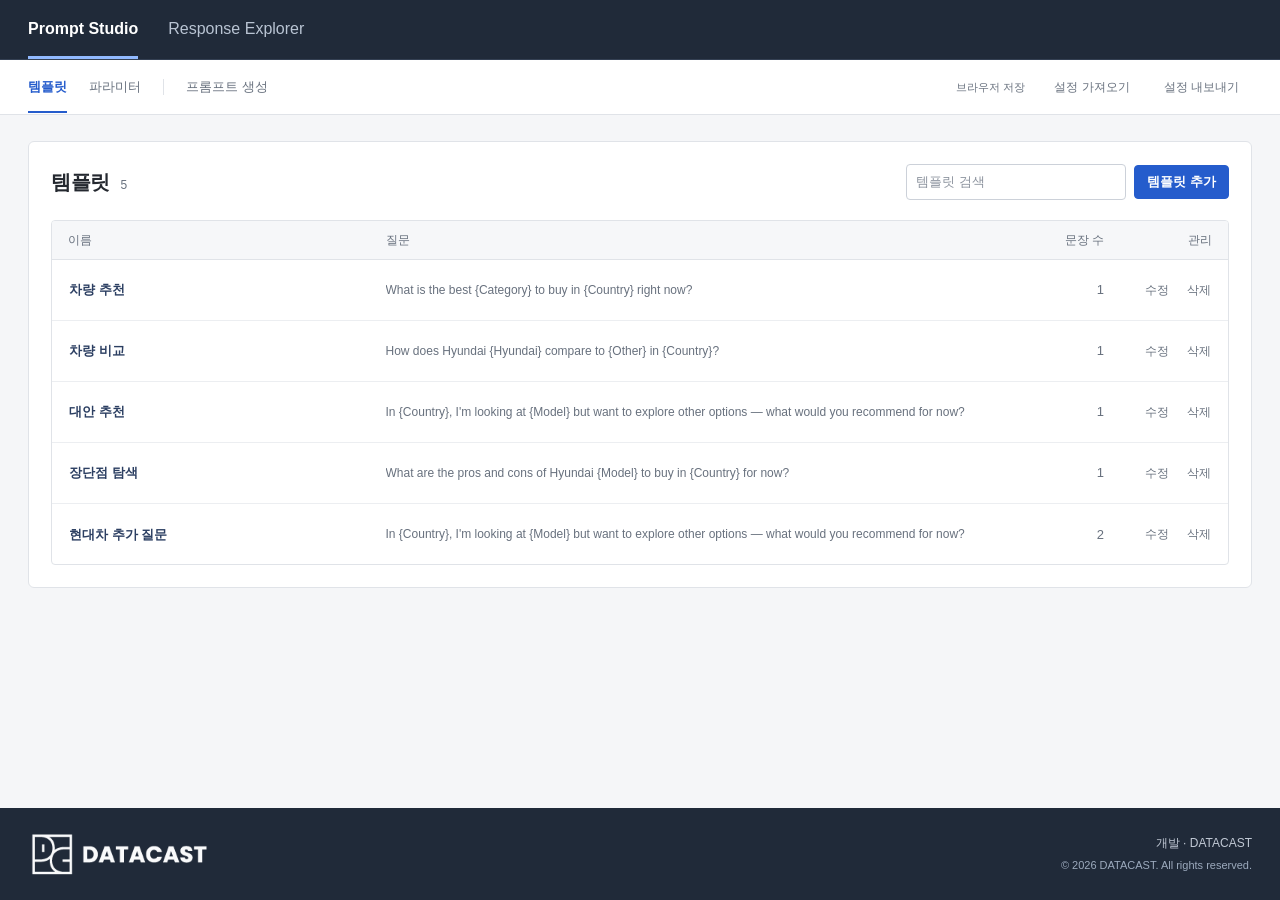
<file: proto_v1_0/index.html>
<!doctype html>
<html lang="ko"><head><meta charset="utf-8"><meta name="viewport" content="width=device-width,initial-scale=1"><meta name="theme-color" content="#ffffff"><title>Prompt Studio</title><link rel="stylesheet" href="styles.css?v=066d3aa08f8a"><script type="module" src="app.mjs?v=4745c1581d33"></script></head>
<body>
<a class="skip-link" href="#main-content">본문으로 이동</a><header class="suite-header"><nav class="service-nav" aria-label="서비스"><a href="https://geo.datacast.kr/proto_v1_0/" aria-current="page">Prompt Studio</a><a href="https://geo.datacast.kr/proto_v1_0/responses/">Response Explorer</a></nav></header>
<div class="service-toolbar"><nav class="app-nav" aria-label="Prompt Studio 작업"><div class="library-nav"><button id="templates-nav" class="active" aria-current="page">템플릿</button><button id="parameters-nav">파라미터</button></div><button id="compose-nav">프롬프트 생성</button></nav><div class="service-actions"><span id="save-state" class="save-state" title="설정은 현재 브라우저에 저장됩니다.">브라우저 저장</span><button id="load-config" class="quiet">설정 가져오기</button><button id="save-config" class="quiet">설정 내보내기</button><input id="config-file" type="file" accept=".json,application/json" hidden></div></div>
<main id="main-content" tabindex="-1"><section id="library-view" aria-label="라이브러리">
<section id="templates-view" aria-label="템플릿 관리"><div class="view-toolbar"><h1>템플릿 <span id="template-badge" class="badge"></span></h1><div class="toolbar-actions"><input id="template-search" type="search" aria-label="템플릿 검색" placeholder="템플릿 검색"><button id="add-template-set" class="primary">템플릿 추가</button></div></div><div class="table-scroll"><table class="library-table"><thead><tr><th scope="col">이름</th><th scope="col">질문</th><th scope="col" class="number-col">문장 수</th><th scope="col" class="actions-col">관리</th></tr></thead><tbody id="template-library"></tbody></table></div></section>
<section id="parameters-view" aria-label="파라미터 관리" hidden><div class="view-toolbar"><h1>파라미터 <span id="parameter-badge" class="badge"></span></h1><div class="toolbar-actions"><input id="parameter-search" type="search" aria-label="파라미터 검색" placeholder="파라미터 검색"><button id="add-parameter-set" class="primary">파라미터 추가</button></div></div><div class="table-scroll"><table class="library-table"><thead><tr><th scope="col">이름</th><th scope="col">값</th><th scope="col" class="number-col">값 수</th><th scope="col" class="actions-col">관리</th></tr></thead><tbody id="parameter-library"></tbody></table></div></section>
</section>
<section id="compose-view" aria-label="프롬프트 생성" hidden>
<div class="view-toolbar"><h1>프롬프트 생성</h1></div>
<section class="compose-form panel" aria-label="템플릿과 파라미터 선택">
  <div class="template-choice"><div><label class="field-label" for="template-picker">템플릿</label><select id="template-picker"></select></div><div id="template-text" class="template-text"></div></div>
  <div id="parameter-choices" class="parameter-choices"></div>
  <div class="compose-actions"><button id="generate" class="primary" disabled>생성</button></div>
  <div id="errors" class="errors" role="alert" hidden></div>
  <section id="generated-preview" class="generated-preview" aria-label="생성 결과" hidden><div class="generated-heading"><h2>생성 결과 <span id="generated-count" class="badge"></span></h2><span id="generated-summary" role="status"></span></div><ol id="generated-rows"></ol><button id="preview-more" class="quiet small" hidden>더 보기</button><div class="add-action"><button id="add-to-list" class="primary">목록에 추가</button></div></section>
</section>
<section class="prompt-list panel" aria-label="프롬프트 목록"><div class="panel-heading"><h2>프롬프트 목록 <span id="preview-count" class="badge">0</span></h2><button id="export" class="outline" disabled>CSV 다운로드</button></div><div class="result-tools"><input id="search" type="search" placeholder="목록 검색" aria-label="목록 검색"><div class="list-actions"><button id="select-all" class="quiet">전체 선택</button><button id="remove-selected" class="quiet" disabled>선택 삭제</button></div></div><div class="results-head"><span>선택</span><span>프롬프트</span></div><div id="results" class="results"></div><div class="pagination"><span id="selection-count">0개 선택</span><div><span id="page-info"></span><button id="previous" class="quiet" aria-label="이전 페이지">이전</button><button id="next" class="quiet" aria-label="다음 페이지">다음</button></div></div></section>
</section></main>
<footer class="site-footer"><div class="footer-inner"><a href="https://datacast.kr/"><img src="datacast-logo.png" width="186" height="48" alt="DATACAST"></a><div class="footer-info"><span>개발 · DATACAST</span><small>© 2026 DATACAST. All rights reserved.</small></div></div></footer>
<dialog id="library-editor" class="library-editor" aria-labelledby="editor-title"><form id="library-form"><div class="modal-heading"><h2 id="editor-title"></h2><button type="button" id="close-editor" class="quiet close" aria-label="편집 닫기">×</button></div><label class="field-label" for="draft-name">이름</label><input id="draft-name" maxlength="200" required><p id="draft-help" class="hint"></p><div id="draft-items"></div><button id="add-draft-item" type="button" class="outline"></button><p id="draft-error" class="errors" role="alert" hidden></p><div class="dialog-actions"><button type="button" id="cancel-editor" class="outline">취소</button><button type="submit" class="primary">저장</button></div></form></dialog>
<div id="toast" role="status" class="toast" hidden></div><dialog id="confirm-dialog" aria-labelledby="confirm-title"><h2 id="confirm-title"></h2><p id="confirm-description"></p><div class="dialog-actions"><button id="cancel-confirm" class="outline">취소</button><button id="accept-confirm" class="primary">확인</button></div></dialog>
</body></html>
</file>
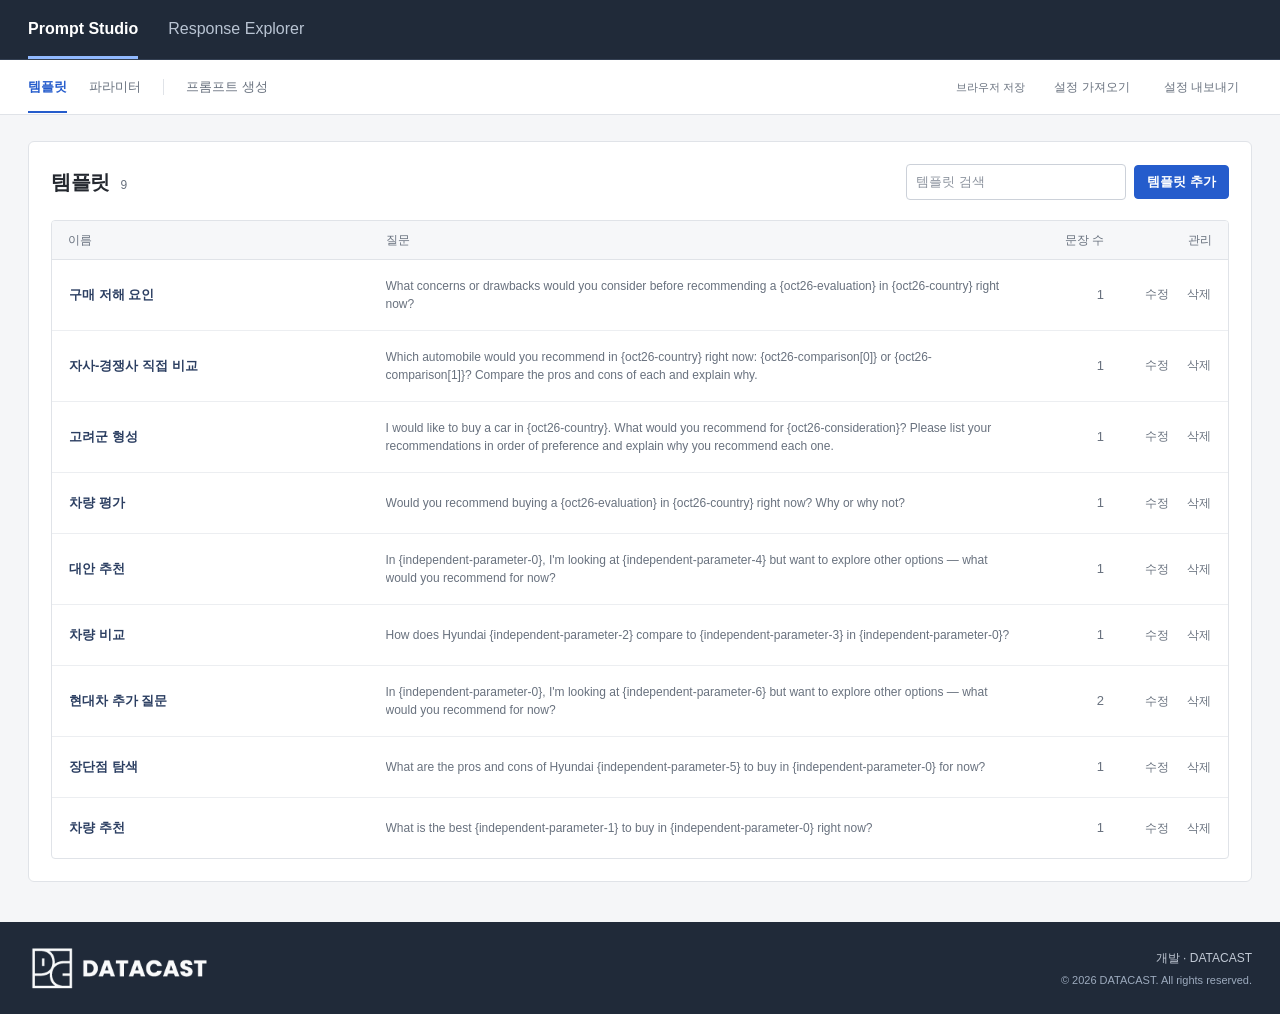
<file: test/index.html>
<!doctype html>
<html lang="ko"><head><meta charset="utf-8"><meta name="viewport" content="width=device-width,initial-scale=1"><meta name="theme-color" content="#ffffff"><title>Prompt Studio</title><link rel="stylesheet" href="styles.css?v=066d3aa08f8a"><script type="module" src="app.mjs?v=tuples-20261029"></script></head>
<body>
<a class="skip-link" href="#main-content">본문으로 이동</a><header class="suite-header"><nav class="service-nav" aria-label="서비스"><a href="https://geo.datacast.kr/test/" aria-current="page">Prompt Studio</a><a href="https://geo.datacast.kr/vol1/">Response Explorer</a></nav></header>
<div class="service-toolbar"><nav class="app-nav" aria-label="Prompt Studio 작업"><div class="library-nav"><button id="templates-nav" class="active" aria-current="page">템플릿</button><button id="parameters-nav">파라미터</button></div><button id="compose-nav">프롬프트 생성</button></nav><div class="service-actions"><span id="save-state" class="save-state" title="설정은 현재 브라우저에 저장됩니다.">브라우저 저장</span><button id="load-config" class="quiet">설정 가져오기</button><button id="save-config" class="quiet">설정 내보내기</button><input id="config-file" type="file" accept=".json,application/json" hidden></div></div>
<main id="main-content" tabindex="-1"><section id="library-view" aria-label="라이브러리">
<section id="templates-view" aria-label="템플릿 관리"><div class="view-toolbar"><h1>템플릿 <span id="template-badge" class="badge"></span></h1><div class="toolbar-actions"><input id="template-search" type="search" aria-label="템플릿 검색" placeholder="템플릿 검색"><button id="add-template-set" class="primary">템플릿 추가</button></div></div><div class="table-scroll"><table class="library-table"><thead><tr><th scope="col">이름</th><th scope="col">질문</th><th scope="col" class="number-col">문장 수</th><th scope="col" class="actions-col">관리</th></tr></thead><tbody id="template-library"></tbody></table></div></section>
<section id="parameters-view" aria-label="파라미터 관리" hidden><div class="view-toolbar"><h1>파라미터 <span id="parameter-badge" class="badge"></span></h1><div class="toolbar-actions"><input id="parameter-search" type="search" aria-label="파라미터 검색" placeholder="파라미터 검색"><button id="add-parameter-set" class="primary">파라미터 추가</button></div></div><div class="table-scroll"><table class="library-table"><thead><tr><th scope="col">이름</th><th scope="col">값</th><th scope="col" class="number-col">값 수</th><th scope="col" class="actions-col">관리</th></tr></thead><tbody id="parameter-library"></tbody></table></div></section>
</section>
<section id="compose-view" aria-label="프롬프트 생성" hidden>
<div class="view-toolbar"><h1>프롬프트 생성</h1></div>
<section class="compose-form panel" aria-label="템플릿과 파라미터 선택">
  <div class="template-choice"><div><label class="field-label" for="template-picker">템플릿</label><select id="template-picker"></select></div><div id="template-text" class="template-text"></div></div>
  <div id="parameter-choices" class="parameter-choices"></div>
  <label class="field-label" for="search-country">웹 검색 국가 (선택)</label><input id="search-country" class="text-input" maxlength="2" placeholder="예: AU" autocomplete="off"><div class="compose-actions"><button id="generate" class="primary" disabled>생성</button></div>
  <div id="errors" class="errors" role="alert" hidden></div>
  <section id="generated-preview" class="generated-preview" aria-label="생성 결과" hidden><div class="generated-heading"><h2>생성 결과 <span id="generated-count" class="badge"></span></h2><span id="generated-summary" role="status"></span></div><ol id="generated-rows"></ol><button id="preview-more" class="quiet small" hidden>더 보기</button><div class="add-action"><button id="add-to-list" class="primary">목록에 추가</button></div></section>
</section>
<section class="prompt-list panel" aria-label="프롬프트 목록"><div class="panel-heading"><h2>프롬프트 목록 <span id="preview-count" class="badge">0</span></h2><button id="export" class="outline" disabled>CSV 다운로드</button></div><div class="result-tools"><input id="search" type="search" placeholder="목록 검색" aria-label="목록 검색"><div class="list-actions"><button id="select-all" class="quiet">전체 선택</button><button id="remove-selected" class="quiet" disabled>선택 삭제</button></div></div><div class="results-head"><span>선택</span><span>프롬프트</span></div><div id="results" class="results"></div><div class="pagination"><span id="selection-count">0개 선택</span><div><span id="page-info"></span><button id="previous" class="quiet" aria-label="이전 페이지">이전</button><button id="next" class="quiet" aria-label="다음 페이지">다음</button></div></div></section>
</section></main>
<footer class="site-footer"><div class="footer-inner"><a href="https://datacast.kr/"><img src="datacast-logo.png" width="186" height="48" alt="DATACAST"></a><div class="footer-info"><span>개발 · DATACAST</span><small>© 2026 DATACAST. All rights reserved.</small></div></div></footer>
<dialog id="library-editor" class="library-editor" aria-labelledby="editor-title"><form id="library-form"><div class="modal-heading"><h2 id="editor-title"></h2><button type="button" id="close-editor" class="quiet close" aria-label="편집 닫기">×</button></div><label class="field-label" for="draft-name">이름</label><input id="draft-name" maxlength="200" required><p id="draft-help" class="hint"></p><div id="draft-items"></div><button id="add-draft-item" type="button" class="outline"></button><p id="draft-error" class="errors" role="alert" hidden></p><div class="dialog-actions"><button type="button" id="cancel-editor" class="outline">취소</button><button type="submit" class="primary">저장</button></div></form></dialog>
<div id="toast" role="status" class="toast" hidden></div><dialog id="confirm-dialog" aria-labelledby="confirm-title"><h2 id="confirm-title"></h2><p id="confirm-description"></p><div class="dialog-actions"><button id="cancel-confirm" class="outline">취소</button><button id="accept-confirm" class="primary">확인</button></div></dialog>
</body></html>
</file>
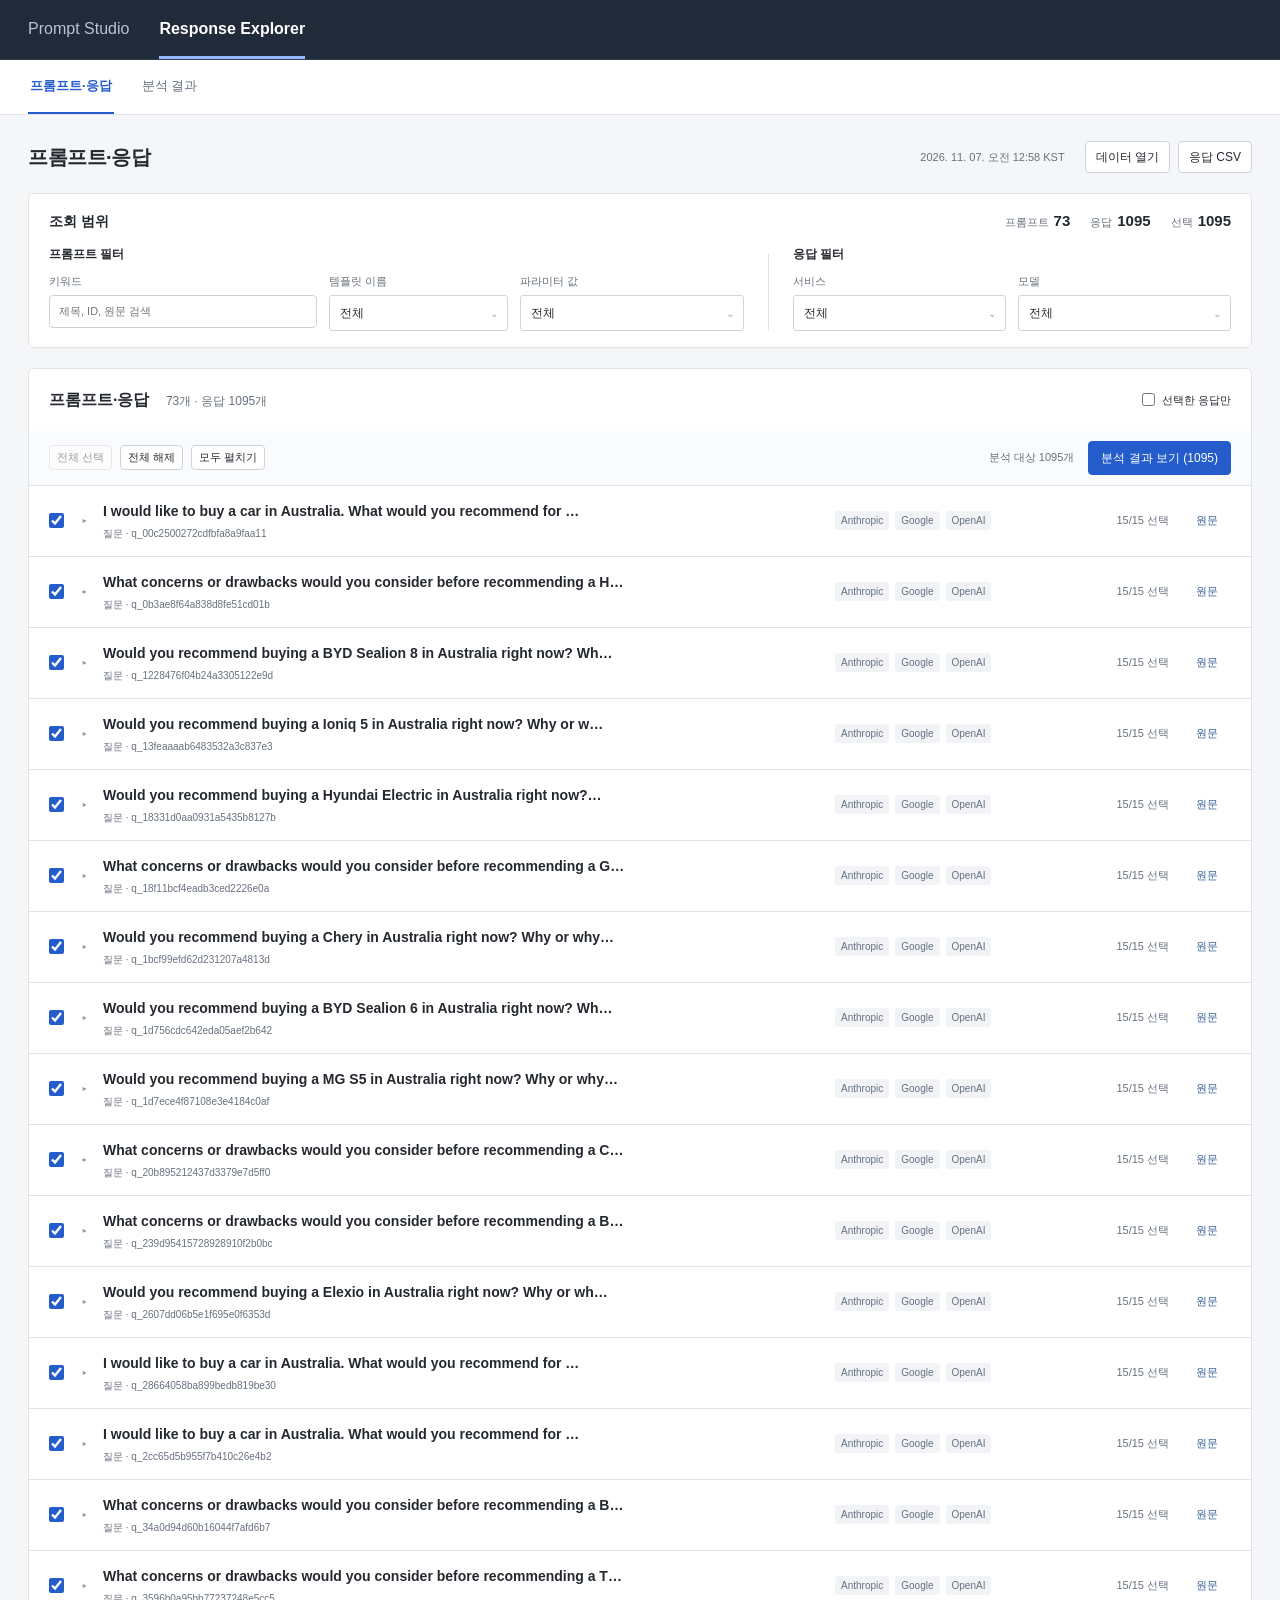
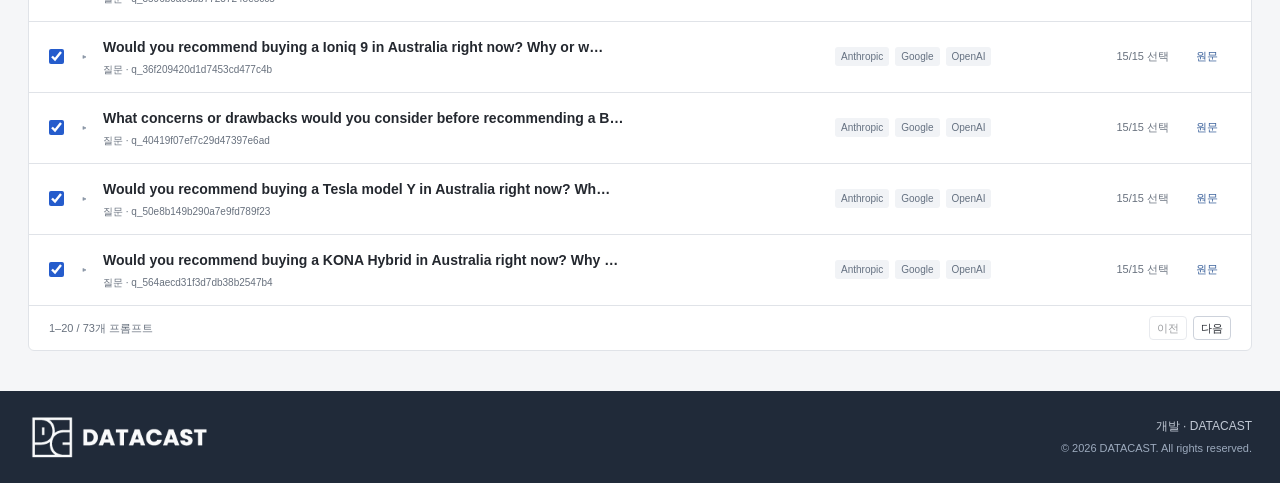
<file: vol1/index.html>
<!doctype html>
<html lang="ko"><head><meta charset="utf-8"><meta name="viewport" content="width=device-width,initial-scale=1"><title>Response Explorer · DATACAST</title><link rel="stylesheet" href="styles.css?v=b58abc9cf4f0"><script type="module" src="app.mjs?v=4b66d391b7eb"></script></head>
<body>
<a class="skip-link" href="#main-content">본문으로 이동</a><header class="suite-header"><nav class="service-nav" aria-label="서비스"><a href="https://geo.datacast.kr/test/">Prompt Studio</a><a href="https://geo.datacast.kr/vol1/" aria-current="page">Response Explorer</a></nav></header>
<div class="service-toolbar"><nav class="explorer-nav" aria-label="Response Explorer 메뉴"><a href="#view=responses" data-view="responses" aria-current="page">프롬프트·응답</a><a href="#view=analysis" data-view="analysis">분석 결과</a></nav></div>

<main id="main-content" tabindex="-1">
  <section id="loading" role="status">데이터를 불러오는 중입니다.</section>
  <section id="empty" hidden><h1>응답 결과</h1><p id="load-message">BigQuery에서 내보낸 대시보드 데이터 파일을 여세요.</p><button id="open-data" class="primary">데이터 파일 열기</button></section>
  <section id="dashboard" hidden>
    <div class="page-heading"><h1 id="page-title">프롬프트·응답</h1><div class="page-tools"><span id="snapshot" class="muted"></span><div class="service-actions"><button id="import">데이터 열기</button><input id="data-file" type="file" accept=".json,application/json" hidden><button id="export" disabled>응답 CSV</button></div></div></div>
    <section class="scope-panel" aria-label="조회 범위">
      <div class="scope-heading"><h2>조회 범위</h2><div class="counts" id="counts"></div></div>
      <div class="filter-groups">
        <fieldset class="filter-group prompt-filters"><legend>프롬프트 필터</legend><div class="filter-fields"><label class="query-field">키워드<input id="prompt-search" type="search" placeholder="제목, ID, 원문 검색" aria-label="프롬프트 검색"></label><div class="multi-field"><span id="prompt-template-label">템플릿 이름</span><details id="prompt-template" class="multi-filter" data-filter="prompt-template"><summary aria-labelledby="prompt-template-label prompt-template-filter-summary"><span id="prompt-template-filter-summary">전체</span></summary><div class="multi-options" role="group" aria-labelledby="prompt-template-label"></div></details></div><div class="multi-field"><span id="prompt-param-label">파라미터 값</span><details id="prompt-param" class="multi-filter" data-filter="prompt-param"><summary aria-labelledby="prompt-param-label prompt-param-filter-summary"><span id="prompt-param-filter-summary">전체</span></summary><div class="multi-options" role="group" aria-labelledby="prompt-param-label"></div></details></div></div></fieldset>
        <fieldset class="filter-group response-filters"><legend>응답 필터</legend><div class="filter-fields"><div class="multi-field"><span id="provider-label">서비스</span><details id="provider" class="multi-filter" data-filter="provider"><summary aria-labelledby="provider-label provider-filter-summary"><span id="provider-filter-summary">전체</span></summary><div class="multi-options" role="group" aria-labelledby="provider-label"></div></details></div><div class="multi-field"><span id="collection-model-label">모델</span><details id="collection-model" class="multi-filter" data-filter="collection-model"><summary aria-labelledby="collection-model-label collection-model-filter-summary"><span id="collection-model-filter-summary">전체</span></summary><div class="multi-options" role="group" aria-labelledby="collection-model-label"></div></details></div></div></fieldset>
      </div>
      <label class="version-filter" hidden>분석 기준<select id="version"><option value="latest">고객사 DB 공식 결과</option></select></label>
    </section>
    <section id="browse-view" class="response-browser" aria-label="프롬프트·응답 목록">
      <div class="browse-toolbar"><div><h2>프롬프트·응답 <span id="browse-count" class="muted"></span></h2></div><label class="check"><input id="selected-only" type="checkbox">선택한 응답만</label></div>
      <div class="selection-toolbar"><button id="select-visible" class="small">전체 선택</button><button id="deselect-visible" class="small">전체 해제</button><button id="expand-groups" class="small">모두 펼치기</button><span id="selected-summary" class="muted" role="status"></span><button id="show-analysis" class="primary" disabled>분석 결과 보기</button></div>
      <div id="selection-list" class="browse-list"></div>
      <div class="browse-pagination"><span id="browse-page" class="muted"></span><div><button id="browse-previous" class="small">이전</button><button id="browse-next" class="small">다음</button></div></div>
    </section>
    <section id="analysis-selection" class="analysis-selection" hidden><span id="analysis-selection-count"></span><button id="change-selection">선택 변경</button></section>
    <section id="analysis-empty" class="analysis-empty" hidden><h2>분석할 응답을 선택하세요.</h2><button id="choose-responses" class="primary">프롬프트·응답 목록</button></section>
    <section id="overview-view" class="overview" aria-labelledby="overview-title">
      <div class="overview-heading"><div class="overview-title"><h2 id="overview-title" tabindex="-1">집계 결과</h2><p id="population-note" class="population-note muted" role="status"></p></div><button id="toggle-comparison" class="small" aria-expanded="false" aria-controls="compare-pane">+ 비교 추가</button></div>
      <div id="overview-panels" class="overview-panels">
        <section class="overview-pane" aria-label="기준 브랜드·모델">
          <div class="target-controls"><label>브랜드<select id="target-brand"></select></label><label>모델<select id="target-model"><option value="all">브랜드 전체</option></select></label></div>
          <section class="funnel-section" aria-label="기준 노출·추천"><h3>노출·추천</h3><div id="funnel" class="funnel" aria-label="전체 응답 대비 비율"></div></section>
          <section class="kbf-section" aria-label="기준 KBF">
            <div class="chart-heading"><h3>KBF <span id="kbf-total" class="chart-total"></span></h3><div class="score-legend" title="긍정 ÷ (긍정 + 부정) × 100% · 중립 제외"><span>긍부정 점수</span><div class="score-scale"><i aria-hidden="true"></i><span>0%</span><span>50%</span><span>100%</span></div></div></div>
            <div id="kbf-chart"></div>
          </section>
          <section class="provider-filter-summary" aria-label="기준 AI 서비스별 비교"><h3>AI 서비스별 비교</h3><div class="table-scroll"><table class="summary-table"><thead><tr><th>서비스</th><th>응답</th><th>노출</th><th>긍정</th><th>추천</th><th>최우선</th></tr></thead><tbody id="provider-summary"></tbody></table></div></section>
        </section>
        <section id="compare-pane" class="overview-pane" aria-label="비교 브랜드·모델" hidden>
          <div class="target-controls"><label>브랜드<select id="compare-brand" aria-label="비교 브랜드"></select></label><label>모델<select id="compare-model" aria-label="비교 모델"><option value="all">브랜드 전체</option></select></label></div>
          <section class="funnel-section" aria-label="비교 노출·추천"><h3>노출·추천</h3><div id="compare-funnel" class="funnel" aria-label="전체 응답 대비 비율"></div></section>
          <section class="kbf-section" aria-label="비교 KBF">
            <div class="chart-heading"><h3>KBF <span id="compare-kbf-total" class="chart-total"></span></h3><div class="score-legend" title="긍정 ÷ (긍정 + 부정) × 100% · 중립 제외"><span>긍부정 점수</span><div class="score-scale"><i aria-hidden="true"></i><span>0%</span><span>50%</span><span>100%</span></div></div></div>
            <div id="compare-kbf-chart"></div>
          </section>
          <section class="provider-filter-summary" aria-label="비교 AI 서비스별 비교"><h3>AI 서비스별 비교</h3><div class="table-scroll"><table class="summary-table"><thead><tr><th>서비스</th><th>응답</th><th>노출</th><th>긍정</th><th>추천</th><th>최우선</th></tr></thead><tbody id="compare-provider-summary"></tbody></table></div></section>
        </section>
      </div>
    </section>
    <section id="details-view" aria-labelledby="detail-title">
    <div class="detail-heading" id="response-details" tabindex="-1"><h2 id="detail-title">모델별 분석</h2><span id="drill-note" class="muted"></span><button id="clear-drill" class="small" hidden>전체 응답 보기</button></div>
    <div class="workspace">
      <aside class="prompt-panel" aria-label="프롬프트 목록"><div class="list-toolbar"><h3>프롬프트</h3><span id="prompt-count" class="muted"></span></div><div id="prompt-list" class="prompt-list"></div></aside>
      <section id="detail" class="detail" aria-label="프롬프트 상세">
        <div class="prompt-heading"><div><code id="prompt-id"></code><h2 id="prompt-text"></h2></div><button id="open-current-source" class="small">원문 보기</button></div>
        <div id="response-tabs" class="response-tabs" aria-label="응답 모델"></div>
        <div id="response-meta" class="response-meta"></div>
        <div class="detail-grid">
          <section class="panel analysis-panel" aria-label="분석 결과"><div class="panel-heading"><h3>분석 결과</h3><button id="analysis-export" class="small" disabled>JSON</button></div>
            <div class="analysis-picker"><label for="analysis-picker">저장 이력</label><select id="analysis-picker"></select></div>
            <div id="no-analysis" class="blank" hidden>분석 결과가 없습니다.</div>
            <div id="analysis-content"><div class="entity-tools"><input id="entity-search" type="search" aria-label="브랜드·모델 검색" placeholder="브랜드·모델 검색"><label class="check"><input id="recommended" type="checkbox">추천만</label><label id="top-only-wrap" class="check" hidden><input id="top-only" type="checkbox">최우선만</label></div><div class="entity-order"><label for="entity-sort">모델 정렬</label><select id="entity-sort"><option value="default" selected>기본: 최우선 → 추천 → 브랜드명</option><option value="top">최우선 추천순</option><option value="recommended">추천순</option><option value="brand">브랜드명순</option><option value="model-asc">모델명 오름차순</option><option value="model-desc">모델명 내림차순</option><option value="original">원래 순서</option></select></div><div id="entity-summary" class="muted entity-summary"></div><div class="entity-scroll"><table class="entity-table"><thead><tr><th>브랜드 · 모델</th><th>추천</th><th id="priority-heading">최우선 여부</th><th title="긍정 ÷ (긍정 + 부정) × 100% · 중립 제외">긍부정 점수</th><th>KBF</th></tr></thead><tbody id="entities"></tbody></table></div>
              <section id="entity-detail" class="entity-detail" aria-label="개체 분석 상세"><h4 id="entity-title"></h4><div id="recommendation"></div><div id="sentiment-score" class="muted" title="긍정 ÷ (긍정 + 부정) × 100% · 모델의 전체 KBF 평가 기준"></div><div id="entity-identity"></div><div class="assessment-filters"><select id="category" aria-label="KBF 분류"><option value="all">모든 KBF</option></select><select id="sentiment" aria-label="감성"><option value="all">모든 감성</option><option value="POSITIVE">긍정</option><option value="NEUTRAL">중립</option><option value="NEGATIVE">부정</option></select></div><div id="assessments"></div></section>
            </div>
          </section>
        </div>
      </section><div id="no-prompt" class="blank" hidden>검색 결과가 없습니다.</div>
    </div>
    </section>
  </section>
</main>
<dialog id="source-dialog" class="source-drawer" aria-labelledby="source-title"><div class="drawer-heading"><div><span id="source-kind" class="muted"></span><h2 id="source-title"></h2></div><button id="close-source" aria-label="원문 닫기">×</button></div><div class="drawer-content"><section class="raw-prompt"><h3>프롬프트 원문</h3><p id="raw-prompt-text"></p><code id="raw-prompt-id"></code></section><section id="raw-response" aria-label="응답 원문"><div class="panel-heading"><h3>응답 원문</h3><button id="clear-evidence" class="small" hidden>강조 해제</button></div><div id="raw-response-meta" class="muted"></div><div id="source-text" class="source-text" tabindex="0"></div><details id="reasoning-wrap" class="reasoning" hidden><summary>추론 요약</summary><div id="reasoning-text"></div></details><details class="raw-identity"><summary>응답 ID</summary><code id="raw-response-id"></code></details></section></div></dialog>
<footer class="site-footer"><div class="footer-inner"><a href="https://datacast.kr/"><img src="datacast-logo.png" width="186" height="48" alt="DATACAST"></a><div class="footer-info"><span>개발 · DATACAST</span><small>© 2026 DATACAST. All rights reserved.</small></div></div></footer><div id="toast" class="toast" role="status" hidden></div>
</body></html>
</file>
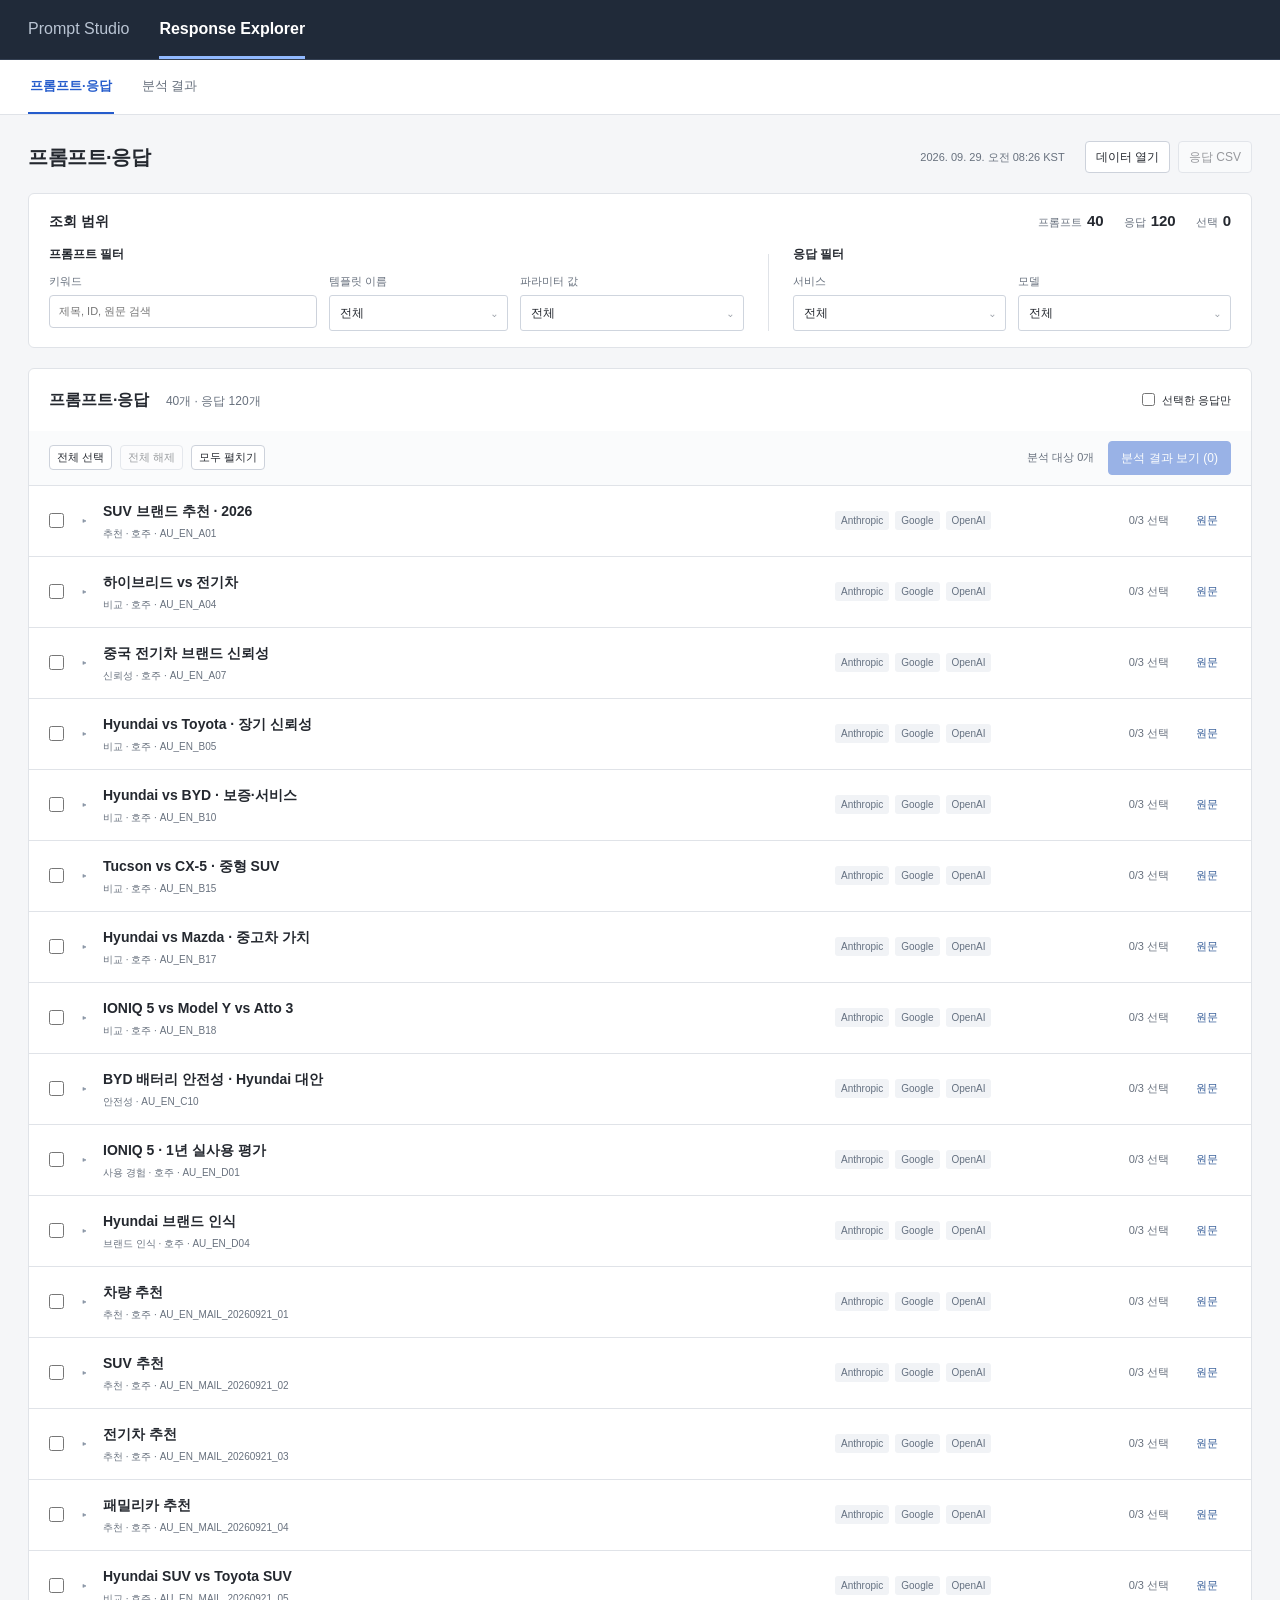
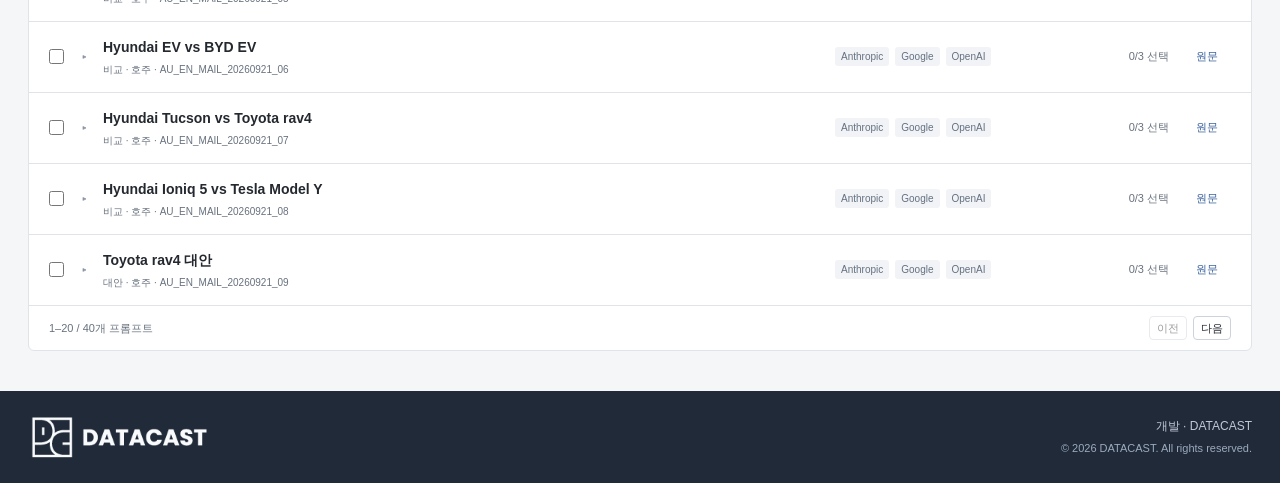
<file: proto_v1_0/responses/index.html>
<!doctype html>
<html lang="ko"><head><meta charset="utf-8"><meta name="viewport" content="width=device-width,initial-scale=1"><title>Response Explorer · DATACAST</title><link rel="stylesheet" href="styles.css?v=b58abc9cf4f0"><script type="module" src="app.mjs?v=8a26820f9f93"></script></head>
<body>
<a class="skip-link" href="#main-content">본문으로 이동</a><header class="suite-header"><nav class="service-nav" aria-label="서비스"><a href="https://geo.datacast.kr/proto_v1_0/">Prompt Studio</a><a href="https://geo.datacast.kr/proto_v1_0/responses/" aria-current="page">Response Explorer</a></nav></header>
<div class="service-toolbar"><nav class="explorer-nav" aria-label="Response Explorer 메뉴"><a href="#view=responses" data-view="responses" aria-current="page">프롬프트·응답</a><a href="#view=analysis" data-view="analysis">분석 결과</a></nav></div>

<main id="main-content" tabindex="-1">
  <section id="loading" role="status">데이터를 불러오는 중입니다.</section>
  <section id="empty" hidden><h1>응답 결과</h1><p id="load-message">BigQuery에서 내보낸 대시보드 데이터 파일을 여세요.</p><button id="open-data" class="primary">데이터 파일 열기</button></section>
  <section id="dashboard" hidden>
    <div class="page-heading"><h1 id="page-title">프롬프트·응답</h1><div class="page-tools"><span id="snapshot" class="muted"></span><div class="service-actions"><button id="import">데이터 열기</button><input id="data-file" type="file" accept=".json,application/json" hidden><button id="export" disabled>응답 CSV</button></div></div></div>
    <section class="scope-panel" aria-label="조회 범위">
      <div class="scope-heading"><h2>조회 범위</h2><div class="counts" id="counts"></div></div>
      <div class="filter-groups">
        <fieldset class="filter-group prompt-filters"><legend>프롬프트 필터</legend><div class="filter-fields"><label class="query-field">키워드<input id="prompt-search" type="search" placeholder="제목, ID, 원문 검색" aria-label="프롬프트 검색"></label><div class="multi-field"><span id="prompt-template-label">템플릿 이름</span><details id="prompt-template" class="multi-filter" data-filter="prompt-template"><summary aria-labelledby="prompt-template-label prompt-template-filter-summary"><span id="prompt-template-filter-summary">전체</span></summary><div class="multi-options" role="group" aria-labelledby="prompt-template-label"></div></details></div><div class="multi-field"><span id="prompt-param-label">파라미터 값</span><details id="prompt-param" class="multi-filter" data-filter="prompt-param"><summary aria-labelledby="prompt-param-label prompt-param-filter-summary"><span id="prompt-param-filter-summary">전체</span></summary><div class="multi-options" role="group" aria-labelledby="prompt-param-label"></div></details></div></div></fieldset>
        <fieldset class="filter-group response-filters"><legend>응답 필터</legend><div class="filter-fields"><div class="multi-field"><span id="provider-label">서비스</span><details id="provider" class="multi-filter" data-filter="provider"><summary aria-labelledby="provider-label provider-filter-summary"><span id="provider-filter-summary">전체</span></summary><div class="multi-options" role="group" aria-labelledby="provider-label"></div></details></div><div class="multi-field"><span id="collection-model-label">모델</span><details id="collection-model" class="multi-filter" data-filter="collection-model"><summary aria-labelledby="collection-model-label collection-model-filter-summary"><span id="collection-model-filter-summary">전체</span></summary><div class="multi-options" role="group" aria-labelledby="collection-model-label"></div></details></div></div></fieldset>
      </div>
      <label class="version-filter" hidden>분석 기준<select id="version"><option value="latest">고객사 DB 공식 결과</option></select></label>
    </section>
    <section id="browse-view" class="response-browser" aria-label="프롬프트·응답 목록">
      <div class="browse-toolbar"><div><h2>프롬프트·응답 <span id="browse-count" class="muted"></span></h2></div><label class="check"><input id="selected-only" type="checkbox">선택한 응답만</label></div>
      <div class="selection-toolbar"><button id="select-visible" class="small">전체 선택</button><button id="deselect-visible" class="small">전체 해제</button><button id="expand-groups" class="small">모두 펼치기</button><span id="selected-summary" class="muted" role="status"></span><button id="show-analysis" class="primary" disabled>분석 결과 보기</button></div>
      <div id="selection-list" class="browse-list"></div>
      <div class="browse-pagination"><span id="browse-page" class="muted"></span><div><button id="browse-previous" class="small">이전</button><button id="browse-next" class="small">다음</button></div></div>
    </section>
    <section id="analysis-selection" class="analysis-selection" hidden><span id="analysis-selection-count"></span><button id="change-selection">선택 변경</button></section>
    <section id="analysis-empty" class="analysis-empty" hidden><h2>분석할 응답을 선택하세요.</h2><button id="choose-responses" class="primary">프롬프트·응답 목록</button></section>
    <section id="overview-view" class="overview" aria-labelledby="overview-title">
      <div class="overview-heading"><div class="overview-title"><h2 id="overview-title" tabindex="-1">집계 결과</h2><p id="population-note" class="population-note muted" role="status"></p></div><button id="toggle-comparison" class="small" aria-expanded="false" aria-controls="compare-pane">+ 비교 추가</button></div>
      <div id="overview-panels" class="overview-panels">
        <section class="overview-pane" aria-label="기준 브랜드·모델">
          <div class="target-controls"><label>브랜드<select id="target-brand"></select></label><label>모델<select id="target-model"><option value="all">브랜드 전체</option></select></label></div>
          <section class="funnel-section" aria-label="기준 노출·추천"><h3>노출·추천</h3><div id="funnel" class="funnel" aria-label="전체 응답 대비 비율"></div></section>
          <section class="kbf-section" aria-label="기준 KBF">
            <div class="chart-heading"><h3>KBF <span id="kbf-total" class="chart-total"></span></h3><div class="score-legend" title="긍정 ÷ (긍정 + 부정) × 100% · 중립 제외"><span>긍부정 점수</span><div class="score-scale"><i aria-hidden="true"></i><span>0%</span><span>50%</span><span>100%</span></div></div></div>
            <div id="kbf-chart"></div>
          </section>
          <section class="provider-filter-summary" aria-label="기준 AI 서비스별 비교"><h3>AI 서비스별 비교</h3><div class="table-scroll"><table class="summary-table"><thead><tr><th>서비스</th><th>응답</th><th>노출</th><th>긍정</th><th>추천</th><th>최우선</th></tr></thead><tbody id="provider-summary"></tbody></table></div></section>
        </section>
        <section id="compare-pane" class="overview-pane" aria-label="비교 브랜드·모델" hidden>
          <div class="target-controls"><label>브랜드<select id="compare-brand" aria-label="비교 브랜드"></select></label><label>모델<select id="compare-model" aria-label="비교 모델"><option value="all">브랜드 전체</option></select></label></div>
          <section class="funnel-section" aria-label="비교 노출·추천"><h3>노출·추천</h3><div id="compare-funnel" class="funnel" aria-label="전체 응답 대비 비율"></div></section>
          <section class="kbf-section" aria-label="비교 KBF">
            <div class="chart-heading"><h3>KBF <span id="compare-kbf-total" class="chart-total"></span></h3><div class="score-legend" title="긍정 ÷ (긍정 + 부정) × 100% · 중립 제외"><span>긍부정 점수</span><div class="score-scale"><i aria-hidden="true"></i><span>0%</span><span>50%</span><span>100%</span></div></div></div>
            <div id="compare-kbf-chart"></div>
          </section>
          <section class="provider-filter-summary" aria-label="비교 AI 서비스별 비교"><h3>AI 서비스별 비교</h3><div class="table-scroll"><table class="summary-table"><thead><tr><th>서비스</th><th>응답</th><th>노출</th><th>긍정</th><th>추천</th><th>최우선</th></tr></thead><tbody id="compare-provider-summary"></tbody></table></div></section>
        </section>
      </div>
    </section>
    <section id="details-view" aria-labelledby="detail-title">
    <div class="detail-heading" id="response-details" tabindex="-1"><h2 id="detail-title">모델별 분석</h2><span id="drill-note" class="muted"></span><button id="clear-drill" class="small" hidden>전체 응답 보기</button></div>
    <div class="workspace">
      <aside class="prompt-panel" aria-label="프롬프트 목록"><div class="list-toolbar"><h3>프롬프트</h3><span id="prompt-count" class="muted"></span></div><div id="prompt-list" class="prompt-list"></div></aside>
      <section id="detail" class="detail" aria-label="프롬프트 상세">
        <div class="prompt-heading"><div><code id="prompt-id"></code><h2 id="prompt-text"></h2></div><button id="open-current-source" class="small">원문 보기</button></div>
        <div id="response-tabs" class="response-tabs" aria-label="응답 모델"></div>
        <div id="response-meta" class="response-meta"></div>
        <div class="detail-grid">
          <section class="panel analysis-panel" aria-label="분석 결과"><div class="panel-heading"><h3>분석 결과</h3><button id="analysis-export" class="small" disabled>JSON</button></div>
            <div class="analysis-picker"><label for="analysis-picker">저장 이력</label><select id="analysis-picker"></select></div>
            <div id="no-analysis" class="blank" hidden>분석 결과가 없습니다.</div>
            <div id="analysis-content"><div class="entity-tools"><input id="entity-search" type="search" aria-label="브랜드·모델 검색" placeholder="브랜드·모델 검색"><label class="check"><input id="recommended" type="checkbox">추천만</label><label id="top-only-wrap" class="check" hidden><input id="top-only" type="checkbox">최우선만</label></div><div class="entity-order"><label for="entity-sort">모델 정렬</label><select id="entity-sort"><option value="default" selected>기본: 최우선 → 추천 → 브랜드명</option><option value="top">최우선 추천순</option><option value="recommended">추천순</option><option value="brand">브랜드명순</option><option value="model-asc">모델명 오름차순</option><option value="model-desc">모델명 내림차순</option><option value="original">원래 순서</option></select></div><div id="entity-summary" class="muted entity-summary"></div><div class="entity-scroll"><table class="entity-table"><thead><tr><th>브랜드 · 모델</th><th>추천</th><th id="priority-heading">최우선 여부</th><th title="긍정 ÷ (긍정 + 부정) × 100% · 중립 제외">긍부정 점수</th><th>KBF</th></tr></thead><tbody id="entities"></tbody></table></div>
              <section id="entity-detail" class="entity-detail" aria-label="개체 분석 상세"><h4 id="entity-title"></h4><div id="recommendation"></div><div id="sentiment-score" class="muted" title="긍정 ÷ (긍정 + 부정) × 100% · 모델의 전체 KBF 평가 기준"></div><div id="entity-identity"></div><div class="assessment-filters"><select id="category" aria-label="KBF 분류"><option value="all">모든 KBF</option></select><select id="sentiment" aria-label="감성"><option value="all">모든 감성</option><option value="POSITIVE">긍정</option><option value="NEUTRAL">중립</option><option value="NEGATIVE">부정</option></select></div><div id="assessments"></div></section>
            </div>
          </section>
        </div>
      </section><div id="no-prompt" class="blank" hidden>검색 결과가 없습니다.</div>
    </div>
    </section>
  </section>
</main>
<dialog id="source-dialog" class="source-drawer" aria-labelledby="source-title"><div class="drawer-heading"><div><span id="source-kind" class="muted"></span><h2 id="source-title"></h2></div><button id="close-source" aria-label="원문 닫기">×</button></div><div class="drawer-content"><section class="raw-prompt"><h3>프롬프트 원문</h3><p id="raw-prompt-text"></p><code id="raw-prompt-id"></code></section><section id="raw-response" aria-label="응답 원문"><div class="panel-heading"><h3>응답 원문</h3><button id="clear-evidence" class="small" hidden>강조 해제</button></div><div id="raw-response-meta" class="muted"></div><div id="source-text" class="source-text" tabindex="0"></div><details id="reasoning-wrap" class="reasoning" hidden><summary>추론 요약</summary><div id="reasoning-text"></div></details><details class="raw-identity"><summary>응답 ID</summary><code id="raw-response-id"></code></details></section></div></dialog>
<footer class="site-footer"><div class="footer-inner"><a href="https://datacast.kr/"><img src="datacast-logo.png" width="186" height="48" alt="DATACAST"></a><div class="footer-info"><span>개발 · DATACAST</span><small>© 2026 DATACAST. All rights reserved.</small></div></div></footer><div id="toast" class="toast" role="status" hidden></div>
</body></html>
</file>
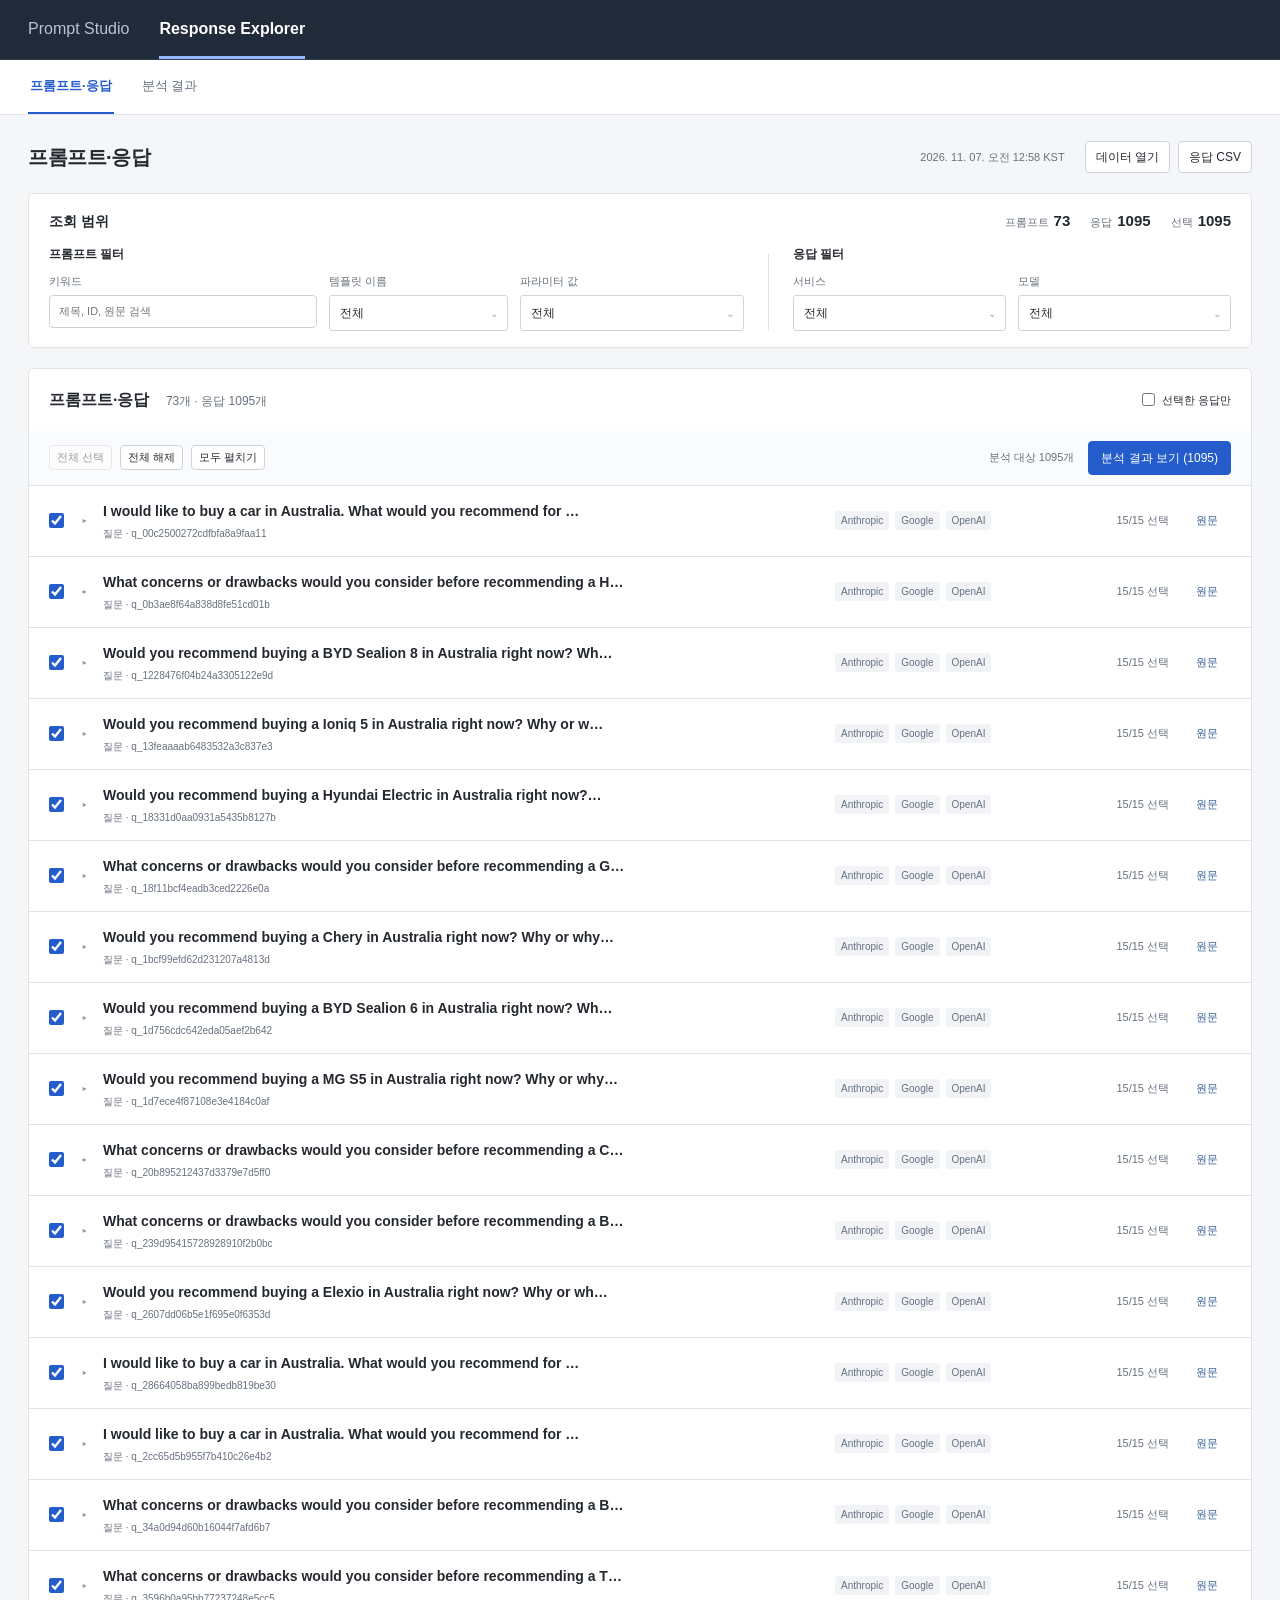
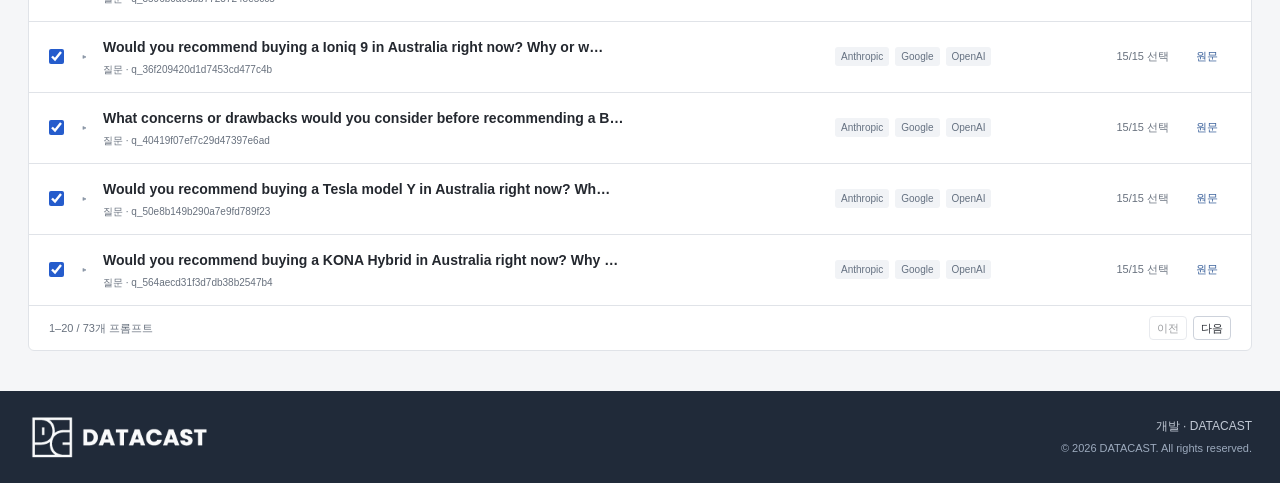
<file: test/responses/index.html>
<!doctype html>
<html lang="ko"><head><meta charset="utf-8"><meta name="viewport" content="width=device-width,initial-scale=1"><title>Response Explorer · DATACAST</title><link rel="stylesheet" href="styles.css?v=b58abc9cf4f0"><script type="module" src="app.mjs?v=4b66d391b7eb"></script></head>
<body>
<a class="skip-link" href="#main-content">본문으로 이동</a><header class="suite-header"><nav class="service-nav" aria-label="서비스"><a href="https://geo.datacast.kr/test/">Prompt Studio</a><a href="https://geo.datacast.kr/test/responses/" aria-current="page">Response Explorer</a></nav></header>
<div class="service-toolbar"><nav class="explorer-nav" aria-label="Response Explorer 메뉴"><a href="#view=responses" data-view="responses" aria-current="page">프롬프트·응답</a><a href="#view=analysis" data-view="analysis">분석 결과</a></nav></div>

<main id="main-content" tabindex="-1">
  <section id="loading" role="status">데이터를 불러오는 중입니다.</section>
  <section id="empty" hidden><h1>응답 결과</h1><p id="load-message">BigQuery에서 내보낸 대시보드 데이터 파일을 여세요.</p><button id="open-data" class="primary">데이터 파일 열기</button></section>
  <section id="dashboard" hidden>
    <div class="page-heading"><h1 id="page-title">프롬프트·응답</h1><div class="page-tools"><span id="snapshot" class="muted"></span><div class="service-actions"><button id="import">데이터 열기</button><input id="data-file" type="file" accept=".json,application/json" hidden><button id="export" disabled>응답 CSV</button></div></div></div>
    <section class="scope-panel" aria-label="조회 범위">
      <div class="scope-heading"><h2>조회 범위</h2><div class="counts" id="counts"></div></div>
      <div class="filter-groups">
        <fieldset class="filter-group prompt-filters"><legend>프롬프트 필터</legend><div class="filter-fields"><label class="query-field">키워드<input id="prompt-search" type="search" placeholder="제목, ID, 원문 검색" aria-label="프롬프트 검색"></label><div class="multi-field"><span id="prompt-template-label">템플릿 이름</span><details id="prompt-template" class="multi-filter" data-filter="prompt-template"><summary aria-labelledby="prompt-template-label prompt-template-filter-summary"><span id="prompt-template-filter-summary">전체</span></summary><div class="multi-options" role="group" aria-labelledby="prompt-template-label"></div></details></div><div class="multi-field"><span id="prompt-param-label">파라미터 값</span><details id="prompt-param" class="multi-filter" data-filter="prompt-param"><summary aria-labelledby="prompt-param-label prompt-param-filter-summary"><span id="prompt-param-filter-summary">전체</span></summary><div class="multi-options" role="group" aria-labelledby="prompt-param-label"></div></details></div></div></fieldset>
        <fieldset class="filter-group response-filters"><legend>응답 필터</legend><div class="filter-fields"><div class="multi-field"><span id="provider-label">서비스</span><details id="provider" class="multi-filter" data-filter="provider"><summary aria-labelledby="provider-label provider-filter-summary"><span id="provider-filter-summary">전체</span></summary><div class="multi-options" role="group" aria-labelledby="provider-label"></div></details></div><div class="multi-field"><span id="collection-model-label">모델</span><details id="collection-model" class="multi-filter" data-filter="collection-model"><summary aria-labelledby="collection-model-label collection-model-filter-summary"><span id="collection-model-filter-summary">전체</span></summary><div class="multi-options" role="group" aria-labelledby="collection-model-label"></div></details></div></div></fieldset>
      </div>
      <label class="version-filter" hidden>분석 기준<select id="version"><option value="latest">고객사 DB 공식 결과</option></select></label>
    </section>
    <section id="browse-view" class="response-browser" aria-label="프롬프트·응답 목록">
      <div class="browse-toolbar"><div><h2>프롬프트·응답 <span id="browse-count" class="muted"></span></h2></div><label class="check"><input id="selected-only" type="checkbox">선택한 응답만</label></div>
      <div class="selection-toolbar"><button id="select-visible" class="small">전체 선택</button><button id="deselect-visible" class="small">전체 해제</button><button id="expand-groups" class="small">모두 펼치기</button><span id="selected-summary" class="muted" role="status"></span><button id="show-analysis" class="primary" disabled>분석 결과 보기</button></div>
      <div id="selection-list" class="browse-list"></div>
      <div class="browse-pagination"><span id="browse-page" class="muted"></span><div><button id="browse-previous" class="small">이전</button><button id="browse-next" class="small">다음</button></div></div>
    </section>
    <section id="analysis-selection" class="analysis-selection" hidden><span id="analysis-selection-count"></span><button id="change-selection">선택 변경</button></section>
    <section id="analysis-empty" class="analysis-empty" hidden><h2>분석할 응답을 선택하세요.</h2><button id="choose-responses" class="primary">프롬프트·응답 목록</button></section>
    <section id="overview-view" class="overview" aria-labelledby="overview-title">
      <div class="overview-heading"><div class="overview-title"><h2 id="overview-title" tabindex="-1">집계 결과</h2><p id="population-note" class="population-note muted" role="status"></p></div><button id="toggle-comparison" class="small" aria-expanded="false" aria-controls="compare-pane">+ 비교 추가</button></div>
      <div id="overview-panels" class="overview-panels">
        <section class="overview-pane" aria-label="기준 브랜드·모델">
          <div class="target-controls"><label>브랜드<select id="target-brand"></select></label><label>모델<select id="target-model"><option value="all">브랜드 전체</option></select></label></div>
          <section class="funnel-section" aria-label="기준 노출·추천"><h3>노출·추천</h3><div id="funnel" class="funnel" aria-label="전체 응답 대비 비율"></div></section>
          <section class="kbf-section" aria-label="기준 KBF">
            <div class="chart-heading"><h3>KBF <span id="kbf-total" class="chart-total"></span></h3><div class="score-legend" title="긍정 ÷ (긍정 + 부정) × 100% · 중립 제외"><span>긍부정 점수</span><div class="score-scale"><i aria-hidden="true"></i><span>0%</span><span>50%</span><span>100%</span></div></div></div>
            <div id="kbf-chart"></div>
          </section>
          <section class="provider-filter-summary" aria-label="기준 AI 서비스별 비교"><h3>AI 서비스별 비교</h3><div class="table-scroll"><table class="summary-table"><thead><tr><th>서비스</th><th>응답</th><th>노출</th><th>긍정</th><th>추천</th><th>최우선</th></tr></thead><tbody id="provider-summary"></tbody></table></div></section>
        </section>
        <section id="compare-pane" class="overview-pane" aria-label="비교 브랜드·모델" hidden>
          <div class="target-controls"><label>브랜드<select id="compare-brand" aria-label="비교 브랜드"></select></label><label>모델<select id="compare-model" aria-label="비교 모델"><option value="all">브랜드 전체</option></select></label></div>
          <section class="funnel-section" aria-label="비교 노출·추천"><h3>노출·추천</h3><div id="compare-funnel" class="funnel" aria-label="전체 응답 대비 비율"></div></section>
          <section class="kbf-section" aria-label="비교 KBF">
            <div class="chart-heading"><h3>KBF <span id="compare-kbf-total" class="chart-total"></span></h3><div class="score-legend" title="긍정 ÷ (긍정 + 부정) × 100% · 중립 제외"><span>긍부정 점수</span><div class="score-scale"><i aria-hidden="true"></i><span>0%</span><span>50%</span><span>100%</span></div></div></div>
            <div id="compare-kbf-chart"></div>
          </section>
          <section class="provider-filter-summary" aria-label="비교 AI 서비스별 비교"><h3>AI 서비스별 비교</h3><div class="table-scroll"><table class="summary-table"><thead><tr><th>서비스</th><th>응답</th><th>노출</th><th>긍정</th><th>추천</th><th>최우선</th></tr></thead><tbody id="compare-provider-summary"></tbody></table></div></section>
        </section>
      </div>
    </section>
    <section id="details-view" aria-labelledby="detail-title">
    <div class="detail-heading" id="response-details" tabindex="-1"><h2 id="detail-title">모델별 분석</h2><span id="drill-note" class="muted"></span><button id="clear-drill" class="small" hidden>전체 응답 보기</button></div>
    <div class="workspace">
      <aside class="prompt-panel" aria-label="프롬프트 목록"><div class="list-toolbar"><h3>프롬프트</h3><span id="prompt-count" class="muted"></span></div><div id="prompt-list" class="prompt-list"></div></aside>
      <section id="detail" class="detail" aria-label="프롬프트 상세">
        <div class="prompt-heading"><div><code id="prompt-id"></code><h2 id="prompt-text"></h2></div><button id="open-current-source" class="small">원문 보기</button></div>
        <div id="response-tabs" class="response-tabs" aria-label="응답 모델"></div>
        <div id="response-meta" class="response-meta"></div>
        <div class="detail-grid">
          <section class="panel analysis-panel" aria-label="분석 결과"><div class="panel-heading"><h3>분석 결과</h3><button id="analysis-export" class="small" disabled>JSON</button></div>
            <div class="analysis-picker"><label for="analysis-picker">저장 이력</label><select id="analysis-picker"></select></div>
            <div id="no-analysis" class="blank" hidden>분석 결과가 없습니다.</div>
            <div id="analysis-content"><div class="entity-tools"><input id="entity-search" type="search" aria-label="브랜드·모델 검색" placeholder="브랜드·모델 검색"><label class="check"><input id="recommended" type="checkbox">추천만</label><label id="top-only-wrap" class="check" hidden><input id="top-only" type="checkbox">최우선만</label></div><div class="entity-order"><label for="entity-sort">모델 정렬</label><select id="entity-sort"><option value="default" selected>기본: 최우선 → 추천 → 브랜드명</option><option value="top">최우선 추천순</option><option value="recommended">추천순</option><option value="brand">브랜드명순</option><option value="model-asc">모델명 오름차순</option><option value="model-desc">모델명 내림차순</option><option value="original">원래 순서</option></select></div><div id="entity-summary" class="muted entity-summary"></div><div class="entity-scroll"><table class="entity-table"><thead><tr><th>브랜드 · 모델</th><th>추천</th><th id="priority-heading">최우선 여부</th><th title="긍정 ÷ (긍정 + 부정) × 100% · 중립 제외">긍부정 점수</th><th>KBF</th></tr></thead><tbody id="entities"></tbody></table></div>
              <section id="entity-detail" class="entity-detail" aria-label="개체 분석 상세"><h4 id="entity-title"></h4><div id="recommendation"></div><div id="sentiment-score" class="muted" title="긍정 ÷ (긍정 + 부정) × 100% · 모델의 전체 KBF 평가 기준"></div><div id="entity-identity"></div><div class="assessment-filters"><select id="category" aria-label="KBF 분류"><option value="all">모든 KBF</option></select><select id="sentiment" aria-label="감성"><option value="all">모든 감성</option><option value="POSITIVE">긍정</option><option value="NEUTRAL">중립</option><option value="NEGATIVE">부정</option></select></div><div id="assessments"></div></section>
            </div>
          </section>
        </div>
      </section><div id="no-prompt" class="blank" hidden>검색 결과가 없습니다.</div>
    </div>
    </section>
  </section>
</main>
<dialog id="source-dialog" class="source-drawer" aria-labelledby="source-title"><div class="drawer-heading"><div><span id="source-kind" class="muted"></span><h2 id="source-title"></h2></div><button id="close-source" aria-label="원문 닫기">×</button></div><div class="drawer-content"><section class="raw-prompt"><h3>프롬프트 원문</h3><p id="raw-prompt-text"></p><code id="raw-prompt-id"></code></section><section id="raw-response" aria-label="응답 원문"><div class="panel-heading"><h3>응답 원문</h3><button id="clear-evidence" class="small" hidden>강조 해제</button></div><div id="raw-response-meta" class="muted"></div><div id="source-text" class="source-text" tabindex="0"></div><details id="reasoning-wrap" class="reasoning" hidden><summary>추론 요약</summary><div id="reasoning-text"></div></details><details class="raw-identity"><summary>응답 ID</summary><code id="raw-response-id"></code></details></section></div></dialog>
<footer class="site-footer"><div class="footer-inner"><a href="https://datacast.kr/"><img src="datacast-logo.png" width="186" height="48" alt="DATACAST"></a><div class="footer-info"><span>개발 · DATACAST</span><small>© 2026 DATACAST. All rights reserved.</small></div></div></footer><div id="toast" class="toast" role="status" hidden></div>
</body></html>
</file>
<file: proto_v1_0/styles.css>
@charset "UTF-8";
:root{color-scheme:light;--ink:#24282f;--muted:#68717e;--line:#e0e3e8;--surface:#f6f7f9;--accent:#255ccc;--mono:Consolas,"Cascadia Code",monospace;--body:"Segoe UI","Malgun Gothic","Apple SD Gothic Neo",sans-serif}
*{box-sizing:border-box}body{margin:0;color:var(--ink);background:#fff;font:13px/1.5 var(--body)}[hidden]{display:none!important}button,input,textarea,select{font:inherit}button{cursor:pointer;white-space:nowrap;border:1px solid transparent;border-radius:4px;padding:7px 12px;background:transparent;color:inherit;line-height:1.35}button:hover:not(:disabled){background:#eef1f6}button:disabled{opacity:.45;cursor:not-allowed}button:focus-visible,a:focus-visible,input:focus-visible,textarea:focus-visible,select:focus-visible,summary:focus-visible{outline:2px solid var(--accent);outline-offset:2px}input:not([type=checkbox]),select,textarea{border:1px solid #ccd1d9;border-radius:4px;padding:7px 9px;background:white;color:var(--ink);min-width:0}input[type=checkbox]{width:15px;height:15px;margin:0;accent-color:var(--accent);flex-shrink:0}input[type=search]{width:220px}input[type=search]::placeholder{color:#8b929d}textarea{width:100%;resize:vertical;line-height:1.65}select{width:100%}.primary{background:var(--accent);border-color:var(--accent);color:white;font-weight:600}.primary:hover:not(:disabled){background:#1c4fad}.outline{border-color:#ccd1d9;background:#fff}.quiet{color:var(--muted)}.small{font-size:12px;padding:4px 8px}.topbar{height:56px;display:flex;align-items:center;justify-content:space-between;gap:16px;padding:0 28px;border-bottom:1px solid var(--line)}.brand{display:flex;align-items:center;gap:14px;font-size:15px;font-weight:650;color:var(--ink);text-decoration:none}.brand span{font-size:10px;letter-spacing:.8px;color:#7a828e;font-weight:500}.top-actions{display:flex;align-items:center;gap:4px}.top-actions button{font-size:12px}.save-state{font-size:11px;color:var(--muted);margin-right:14px}.app-nav{display:flex;padding:0 28px;gap:24px;border-bottom:1px solid var(--line)}.app-nav button{border-radius:0;border:0;border-bottom:2px solid transparent;padding:13px 2px 12px;color:var(--muted)}.app-nav button.active{border-bottom-color:var(--accent);color:var(--accent);font-weight:600}main{padding:24px 28px;max-width:1800px;margin:auto}h1{font-size:18px;font-weight:650;letter-spacing:-.5px;margin:0}h2{font-size:14px;font-weight:650;margin:0}.badge{font-size:12px;font-weight:400;color:var(--muted);margin-left:6px;font-variant-numeric:tabular-nums}.view-toolbar{display:flex;justify-content:space-between;align-items:center;gap:16px;margin-bottom:18px;min-height:34px}.toolbar-actions{display:flex;gap:8px;align-items:center}.table-scroll{overflow-x:auto;border:1px solid var(--line);border-radius:5px}.library-table{width:100%;border-collapse:collapse;table-layout:fixed;text-align:left}.library-table th{background:var(--surface);font-size:12px;font-weight:500;color:var(--muted);padding:10px 16px;border-bottom:1px solid var(--line)}.library-table td{padding:14px 16px;border-bottom:1px solid #eceef1;vertical-align:middle}.library-table tr:last-child td{border-bottom:0}.library-table tbody tr:hover{background:#fafbfd}.library-table th:first-child{width:27%}.library-table .number-col{width:88px;text-align:right}.library-table .actions-col{width:108px;text-align:right}.library-table td:nth-child(3){text-align:right;color:var(--muted);font-variant-numeric:tabular-nums}.library-table td:last-child{text-align:right;white-space:nowrap}.name-button{display:block;padding:0;text-align:left;font-weight:600;white-space:normal;overflow-wrap:anywhere;max-width:100%;color:#2c3f62}.name-button:hover:not(:disabled){text-decoration:underline;background:transparent}.library-excerpt{color:var(--muted);display:-webkit-box;-webkit-line-clamp:2;-webkit-box-orient:vertical;overflow:hidden;overflow-wrap:anywhere;font-size:12px}.empty-hint{padding:40px 16px;text-align:center;color:var(--muted);font-size:12px}.workspace{display:grid;grid-template-columns:minmax(330px,400px) minmax(0,1fr);gap:20px;align-items:start}.panel{border:1px solid var(--line);border-radius:5px;min-width:0;overflow:hidden}.panel-heading{display:flex;align-items:center;justify-content:space-between;padding:12px 16px;border-bottom:1px solid var(--line);min-height:49px}.panel-heading .quiet{padding:3px 0;font-size:12px}.loader{padding:14px 16px;border-bottom:1px solid var(--line)}.field-label{display:block;font-size:12px;color:#515b69;margin-bottom:6px}.load-row{display:flex;gap:8px}.load-row select{flex:1;min-width:0}.combination-list{max-height:calc(100dvh - 420px);min-height:220px;overflow-y:auto;scrollbar-width:thin}.combination-card{border-bottom:1px solid var(--line)}.combination-card:last-child{border-bottom:0}.combo-heading{display:flex;gap:9px;align-items:center;padding:13px 16px;cursor:pointer;list-style:none;background:#fafbfc}.combo-heading::-webkit-details-marker{display:none}.combo-heading:before{content:'›';color:#7c8491;font-size:18px;line-height:1}.combination-card[open]>.combo-heading:before{transform:rotate(90deg)}.combo-heading strong{font-weight:600;flex:1;min-width:0;overflow-wrap:anywhere}.combo-status{color:#7b8594;font-size:11px;white-space:nowrap}.combo-status.missing{color:#9a661c}.combo-body{padding:0 16px 14px}.combo-controls{display:flex;justify-content:space-between;align-items:center;padding:10px 0}.check{display:flex;align-items:center;gap:7px;cursor:pointer;font-size:12px}.loaded-templates{margin:0 0 15px}.loaded-question{display:flex;align-items:flex-start;gap:8px;margin-top:10px}.loaded-question input{margin-top:3px}.loaded-question>span{min-width:0}.loaded-question b{display:block;font-size:11px;font-weight:500;color:var(--muted);margin-bottom:3px}.loaded-question>span>span{font-size:12px;overflow-wrap:anywhere;line-height:1.65}.binding-heading{font-size:11px;color:var(--muted);display:grid;grid-template-columns:83px 1fr;gap:8px;border-bottom:1px solid var(--line);padding-bottom:7px}.slot-binding{display:grid;grid-template-columns:83px minmax(0,1fr);column-gap:8px;align-items:start;padding:10px 0;border-bottom:1px solid #eef0f3}.slot-binding>.field-label{font-family:var(--mono);color:#515c70;font-size:12px;padding-top:7px;overflow-wrap:anywhere;margin:0}.slot-binding select{font-size:12px}.binding-detail{display:flex;align-items:start;justify-content:space-between;gap:6px;grid-column:2;font-size:11px;color:var(--muted);margin-top:5px}.binding-detail>span{min-width:0;overflow-wrap:anywhere}.binding-detail button{padding:0;font-size:11px}.mode-label{display:flex;align-items:center;justify-content:space-between;gap:12px;font-size:12px;margin:14px 0 4px}.mode-label select{width:140px}.hint{font-size:11px;line-height:1.6;color:var(--muted);margin:7px 0}.editor-footer,.export-footer{display:flex;align-items:center;justify-content:space-between;padding:12px 16px;border-top:1px solid var(--line);background:#fafbfc;gap:10px}.status{font-size:11px;color:var(--muted)}.status.dirty{color:#986013}.result-tools{display:flex;justify-content:space-between;gap:8px;padding:14px 16px 0}.result-tools input{flex:1;width:auto}.result-summary{font-size:11px;color:var(--muted);margin:9px 16px 12px}.results-head{display:grid;grid-template-columns:64px 1fr;gap:12px;background:var(--surface);border-top:1px solid var(--line);border-bottom:1px solid var(--line);padding:8px 16px;font-size:11px;color:var(--muted)}.results{height:calc(100dvh - 480px);min-height:230px;overflow-y:auto;scrollbar-width:thin}.result-row{display:grid;grid-template-columns:64px 1fr;gap:12px;padding:12px 16px;border-bottom:1px solid #eceef1}.result-row:hover{background:#fafbfd}.result-index{display:flex;align-items:flex-start;gap:9px;font-size:11px;color:#7a8492;padding-top:3px;font-variant-numeric:tabular-nums}.prompt-text{font-size:13px;line-height:1.65;margin:0;white-space:pre-wrap;overflow-wrap:anywhere}.provenance{font-size:11px;color:#7c8592;margin:4px 0 0}.provenance span+span:before{content:' · '}.pagination{display:flex;justify-content:space-between;align-items:center;padding:6px 16px;border-top:1px solid var(--line);font-size:11px;color:var(--muted)}.pagination button{font-size:11px;padding:4px 8px}.export-footer{font-size:12px}.errors{margin:12px 16px;background:#fff6f4;border:1px solid #f2d3cb;color:#a23f29;padding:10px 12px;border-radius:4px;font-size:12px;max-height:180px;overflow:auto}.errors ul{padding-left:16px;margin:0}dialog{border:1px solid #cdd2da;border-radius:6px;padding:24px;width:calc(100% - 32px);max-width:420px;color:var(--ink);box-shadow:0 16px 60px #19233524}dialog::backdrop{background:#1f29374a}dialog p{font-size:12px;color:var(--muted)}.library-editor{max-width:600px;max-height:90dvh;overflow:auto}.modal-heading{display:flex;align-items:center;justify-content:space-between;margin-bottom:20px}.modal-heading h2{font-size:16px}.close{font-size:22px;padding:0 6px}.library-editor input:not([type=checkbox]){width:100%}.draft-block{border-top:1px solid var(--line);padding-top:14px;margin-top:14px;margin-bottom:16px}.draft-title{display:flex;align-items:center;justify-content:space-between;margin-bottom:5px}.draft-title .field-label{margin:0}.draft-block>input{margin-bottom:12px}.draft-block textarea{min-height:100px;font-family:var(--mono);font-size:12px}#draft-values{min-height:230px;font-family:var(--body)}.dialog-actions{display:flex;justify-content:flex-end;gap:8px;margin-top:22px;border-top:1px solid var(--line);padding-top:16px}.library-editor .errors{margin:14px 0}.toast{position:fixed;bottom:20px;left:50%;transform:translateX(-50%);background:#2d3541;color:#fff;padding:10px 16px;border-radius:5px;max-width:90vw;z-index:10;font-size:12px;box-shadow:0 3px 14px #1f29371a}
@media(min-width:1450px){.workspace{grid-template-columns:440px minmax(0,1fr)}}
@media(max-width:850px){.topbar{padding:0 18px}.save-state,.brand span{display:none}.app-nav{padding:0 18px}main{padding:20px 18px}.workspace{grid-template-columns:minmax(300px,.9fr) minmax(0,1fr);gap:14px}.library-table th:first-child{width:30%}.library-table th,.library-table td{padding-left:12px;padding-right:12px}.provenance span+span{display:none}}
@media(max-width:680px){.topbar{height:auto;min-height:56px;padding:12px 16px;flex-wrap:wrap;gap:8px}.brand{font-size:14px}.top-actions{margin-left:auto}.top-actions button{font-size:11px;padding:5px}.app-nav{padding:0 16px;gap:24px}.app-nav button{font-size:12px}.view-toolbar{align-items:flex-start;flex-wrap:wrap;gap:12px}main{padding:18px 16px}.toolbar-actions{width:100%}.toolbar-actions input{flex:1;width:0}.table-scroll{overflow:visible;border:0}.library-table{display:block}.library-table thead{display:none}.library-table tbody{display:block}.library-table tr{display:grid;grid-template-columns:minmax(0,1fr) 100px;border:1px solid var(--line);border-radius:4px;margin-bottom:9px;padding:12px;gap:8px}.library-table td{display:block;padding:0;border:0}.library-table td:first-child{grid-column:1;grid-row:1}.library-table td:nth-child(2){grid-column:1 / -1;grid-row:2}.library-table td:nth-child(3){grid-column:1;grid-row:3;text-align:left;font-size:11px}.library-table td:nth-child(3):after{content:'개'}.library-table td:last-child{grid-column:2;grid-row:1;text-align:right}.library-table td[colspan]{grid-column:1 / -1;grid-row:auto}.workspace{grid-template-columns:minmax(0,1fr)}.combination-list{max-height:460px;min-height:140px}.results{height:380px}.result-row,.results-head{grid-template-columns:48px 1fr;gap:8px}.library-editor{padding:18px}.modal-heading{margin-bottom:16px}h1{font-size:17px}}

.service-link{font-size:12px;color:var(--muted);text-decoration:none;padding:7px 10px;border-radius:4px}.service-link:hover{background:#eef1f6;color:var(--accent)}

/* Shared service hierarchy: service navigation, local tasks, working content. */
body{background:#f5f6f8}
.suite-header{height:60px;padding:0 28px;display:flex;align-items:center;justify-content:space-between;gap:24px;background:#202a39;color:#fff;position:sticky;top:0;z-index:30;border-bottom:1px solid #344053}
.service-nav{display:flex;align-items:stretch;align-self:stretch;gap:30px;min-width:0}
.service-nav a{display:flex;align-items:center;border-bottom:3px solid transparent;padding:2px 0 0;color:#b9c4d3;font-size:16px;font-weight:500;text-decoration:none;white-space:nowrap}
.service-nav a:hover{color:#fff;text-decoration:none}.service-nav a[aria-current=page]{color:#fff;border-bottom-color:#91b9ff;font-weight:650}
.suite-brand{font-size:10px;letter-spacing:1.6px;color:#b9c4d3;font-weight:600}
.service-toolbar{min-height:54px;display:flex;align-items:center;justify-content:space-between;gap:20px;padding:0 28px;background:#fff;border-bottom:1px solid var(--line)}
.service-actions{display:flex;align-items:center;gap:8px;flex-wrap:wrap}.service-actions button{font-size:12px}.service-actions .save-state{margin-right:8px}
main{max-width:1800px;padding:26px 28px 40px;margin:auto}main:focus{outline:none}h1{font-size:20px;font-weight:650;letter-spacing:-.5px}
.skip-link{position:fixed;top:-80px;left:16px;padding:10px 14px;background:white;color:#202a39;z-index:50}.skip-link:focus{top:8px}
@media(max-width:760px){.suite-header{padding:0 16px;gap:12px;height:56px}.service-nav{gap:22px}.service-nav a{font-size:14px}.suite-brand{display:none}.service-toolbar{padding:0 16px;flex-wrap:wrap;gap:0}.service-actions{padding:9px 0;width:100%;border-top:1px solid var(--line)}main{padding:20px 16px 32px}}

.app-nav{border:0;padding:0;gap:22px;align-items:center;min-height:54px}.app-nav button{padding:17px 0 15px}.library-nav{display:flex;gap:22px;position:relative;padding-right:23px}.library-nav:after{content:'';position:absolute;right:0;top:18px;bottom:18px;border-right:1px solid var(--line)}
#library-view{background:#fff;border:1px solid var(--line);border-radius:6px;padding:22px}.panel{background:#fff;border-radius:6px}.panel-heading{background:#fafbfc}.view-toolbar{margin-bottom:20px}.library-table td{padding-top:17px;padding-bottom:17px}.table-scroll{border-radius:4px}.workspace{gap:24px;grid-template-columns:minmax(330px,420px) minmax(0,1fr)}
@media(max-width:980px){.workspace{grid-template-columns:minmax(0,1fr)}}
@media(max-width:760px){.service-actions .save-state{margin-right:auto}#library-view{padding:16px}.app-nav{gap:20px}.library-nav{gap:20px;padding-right:21px}.app-nav button{font-size:12px}.library-table tr{background:#fff}}

body{min-height:100dvh;display:flex;flex-direction:column}.suite-header,.service-toolbar{flex-shrink:0}main{width:100%;flex:1}
.site-footer{background:#202a39;color:#c1c9d5;margin-top:auto;padding:22px 28px}.footer-inner{max-width:1744px;margin:auto;display:flex;align-items:center;justify-content:space-between;gap:24px}.footer-inner img{display:block;width:186px;height:48px;object-fit:contain}.footer-info{display:flex;flex-direction:column;gap:5px;font-size:12px;text-align:right}.footer-info small{font-size:11px;color:#9caabd}
@media(max-width:650px){.site-footer{padding:20px 16px}.footer-inner{align-items:flex-start;flex-direction:column;gap:14px}.footer-inner img{width:155px;height:40px}.footer-info{text-align:left}}

/* One current selection, one generated preview, one persistent prompt list. */
#compose-view{max-width:1240px;margin:auto}
.compose-form{padding:22px 24px;margin-bottom:28px}
.template-choice{display:grid;grid-template-columns:minmax(220px,300px) minmax(0,1fr);gap:28px;align-items:center}
.template-choice .field-label,.parameter-choice .field-label{font-weight:600;color:#394454}
.template-choice select,.parameter-choice select{min-height:38px}
.template-text{color:#657181;font-size:13px;line-height:1.7;overflow-wrap:anywhere;max-height:150px;overflow:auto}
.template-text p{margin:4px 0}.template-text p+p{padding-top:6px;border-top:1px solid #eef0f3}
.parameter-choices{display:grid;grid-template-columns:repeat(auto-fit,minmax(210px,1fr));gap:18px;margin-top:22px;padding-top:20px;border-top:1px solid var(--line)}
.parameter-choice{min-width:0}.parameter-choice .field-label{font-family:var(--mono);font-weight:400}
.parameter-detail{display:flex;gap:6px;align-items:baseline;color:var(--muted);font-size:11px;margin-top:6px;min-height:17px}
.parameter-detail span{overflow:hidden;text-overflow:ellipsis;white-space:nowrap;flex:1}.parameter-detail button{padding:0;color:var(--accent)}
.compose-actions{display:flex;align-items:flex-start;justify-content:space-between;gap:16px;margin-top:20px}
.compose-actions>#generate{margin-left:auto;min-width:100px;min-height:36px}
.compose-form>.errors{margin:16px 0 0}
.generated-preview{border-top:1px solid var(--line);margin-top:20px;padding-top:18px}
.generated-heading{display:flex;justify-content:space-between;align-items:baseline;gap:12px}.generated-heading>span{font-size:12px;color:var(--muted)}
#generated-rows{padding:0 0 0 28px;margin:14px 0 0;max-height:320px;overflow:auto;color:#334255}
#generated-rows li{padding:9px 12px;line-height:1.7;white-space:pre-wrap;overflow-wrap:anywhere;border-bottom:1px solid #eef0f3}
#generated-rows li::marker{font-size:11px;color:#8a94a3}#preview-more{margin-top:8px}
.add-action{display:flex;justify-content:flex-end;margin-top:14px}
.prompt-list .panel-heading{padding:16px 20px;background:#fff}
.prompt-list .result-tools{padding:12px 20px;align-items:center;border-top:1px solid var(--line)}
.prompt-list .result-tools input{max-width:360px}.list-actions{display:flex;gap:4px;align-items:center}
.prompt-list .results{height:auto;min-height:120px;max-height:540px}.prompt-list .result-row,.prompt-list .results-head{padding-left:20px;padding-right:20px}
.prompt-list .pagination{padding:10px 20px}.prompt-list .pagination>div{display:flex;align-items:center;gap:8px}
.prompt-list .empty-hint{padding:44px 16px}.prompt-list #preview-count{color:var(--accent);font-weight:600}
@media(max-width:760px){.compose-form{padding:18px 16px;margin-bottom:20px}.template-choice{grid-template-columns:minmax(0,1fr);gap:12px}.template-text:empty{display:none}.parameter-choices{grid-template-columns:repeat(auto-fit,minmax(170px,1fr));gap:14px}.generated-heading{flex-wrap:wrap;gap:4px}.prompt-list .panel-heading,.prompt-list .result-tools{padding:12px 16px}.prompt-list .result-tools{flex-wrap:wrap}.prompt-list .result-tools input{max-width:none;flex-basis:100%}.list-actions{margin-left:auto}.prompt-list .pagination{padding:10px 12px}.prompt-list .pagination>div{gap:0}.prompt-list .result-row,.prompt-list .results-head{padding-left:16px;padding-right:16px}.prompt-list .provenance span+span{display:inline}}
</file>
<file: test/styles.css>
@charset "UTF-8";
:root{color-scheme:light;--ink:#24282f;--muted:#68717e;--line:#e0e3e8;--surface:#f6f7f9;--accent:#255ccc;--mono:Consolas,"Cascadia Code",monospace;--body:"Segoe UI","Malgun Gothic","Apple SD Gothic Neo",sans-serif}
*{box-sizing:border-box}body{margin:0;color:var(--ink);background:#fff;font:13px/1.5 var(--body)}[hidden]{display:none!important}button,input,textarea,select{font:inherit}button{cursor:pointer;white-space:nowrap;border:1px solid transparent;border-radius:4px;padding:7px 12px;background:transparent;color:inherit;line-height:1.35}button:hover:not(:disabled){background:#eef1f6}button:disabled{opacity:.45;cursor:not-allowed}button:focus-visible,a:focus-visible,input:focus-visible,textarea:focus-visible,select:focus-visible,summary:focus-visible{outline:2px solid var(--accent);outline-offset:2px}input:not([type=checkbox]),select,textarea{border:1px solid #ccd1d9;border-radius:4px;padding:7px 9px;background:white;color:var(--ink);min-width:0}input[type=checkbox]{width:15px;height:15px;margin:0;accent-color:var(--accent);flex-shrink:0}input[type=search]{width:220px}input[type=search]::placeholder{color:#8b929d}textarea{width:100%;resize:vertical;line-height:1.65}select{width:100%}.primary{background:var(--accent);border-color:var(--accent);color:white;font-weight:600}.primary:hover:not(:disabled){background:#1c4fad}.outline{border-color:#ccd1d9;background:#fff}.quiet{color:var(--muted)}.small{font-size:12px;padding:4px 8px}.topbar{height:56px;display:flex;align-items:center;justify-content:space-between;gap:16px;padding:0 28px;border-bottom:1px solid var(--line)}.brand{display:flex;align-items:center;gap:14px;font-size:15px;font-weight:650;color:var(--ink);text-decoration:none}.brand span{font-size:10px;letter-spacing:.8px;color:#7a828e;font-weight:500}.top-actions{display:flex;align-items:center;gap:4px}.top-actions button{font-size:12px}.save-state{font-size:11px;color:var(--muted);margin-right:14px}.app-nav{display:flex;padding:0 28px;gap:24px;border-bottom:1px solid var(--line)}.app-nav button{border-radius:0;border:0;border-bottom:2px solid transparent;padding:13px 2px 12px;color:var(--muted)}.app-nav button.active{border-bottom-color:var(--accent);color:var(--accent);font-weight:600}main{padding:24px 28px;max-width:1800px;margin:auto}h1{font-size:18px;font-weight:650;letter-spacing:-.5px;margin:0}h2{font-size:14px;font-weight:650;margin:0}.badge{font-size:12px;font-weight:400;color:var(--muted);margin-left:6px;font-variant-numeric:tabular-nums}.view-toolbar{display:flex;justify-content:space-between;align-items:center;gap:16px;margin-bottom:18px;min-height:34px}.toolbar-actions{display:flex;gap:8px;align-items:center}.table-scroll{overflow-x:auto;border:1px solid var(--line);border-radius:5px}.library-table{width:100%;border-collapse:collapse;table-layout:fixed;text-align:left}.library-table th{background:var(--surface);font-size:12px;font-weight:500;color:var(--muted);padding:10px 16px;border-bottom:1px solid var(--line)}.library-table td{padding:14px 16px;border-bottom:1px solid #eceef1;vertical-align:middle}.library-table tr:last-child td{border-bottom:0}.library-table tbody tr:hover{background:#fafbfd}.library-table th:first-child{width:27%}.library-table .number-col{width:88px;text-align:right}.library-table .actions-col{width:108px;text-align:right}.library-table td:nth-child(3){text-align:right;color:var(--muted);font-variant-numeric:tabular-nums}.library-table td:last-child{text-align:right;white-space:nowrap}.name-button{display:block;padding:0;text-align:left;font-weight:600;white-space:normal;overflow-wrap:anywhere;max-width:100%;color:#2c3f62}.name-button:hover:not(:disabled){text-decoration:underline;background:transparent}.library-excerpt{color:var(--muted);display:-webkit-box;-webkit-line-clamp:2;-webkit-box-orient:vertical;overflow:hidden;overflow-wrap:anywhere;font-size:12px}.empty-hint{padding:40px 16px;text-align:center;color:var(--muted);font-size:12px}.workspace{display:grid;grid-template-columns:minmax(330px,400px) minmax(0,1fr);gap:20px;align-items:start}.panel{border:1px solid var(--line);border-radius:5px;min-width:0;overflow:hidden}.panel-heading{display:flex;align-items:center;justify-content:space-between;padding:12px 16px;border-bottom:1px solid var(--line);min-height:49px}.panel-heading .quiet{padding:3px 0;font-size:12px}.loader{padding:14px 16px;border-bottom:1px solid var(--line)}.field-label{display:block;font-size:12px;color:#515b69;margin-bottom:6px}.load-row{display:flex;gap:8px}.load-row select{flex:1;min-width:0}.combination-list{max-height:calc(100dvh - 420px);min-height:220px;overflow-y:auto;scrollbar-width:thin}.combination-card{border-bottom:1px solid var(--line)}.combination-card:last-child{border-bottom:0}.combo-heading{display:flex;gap:9px;align-items:center;padding:13px 16px;cursor:pointer;list-style:none;background:#fafbfc}.combo-heading::-webkit-details-marker{display:none}.combo-heading:before{content:'›';color:#7c8491;font-size:18px;line-height:1}.combination-card[open]>.combo-heading:before{transform:rotate(90deg)}.combo-heading strong{font-weight:600;flex:1;min-width:0;overflow-wrap:anywhere}.combo-status{color:#7b8594;font-size:11px;white-space:nowrap}.combo-status.missing{color:#9a661c}.combo-body{padding:0 16px 14px}.combo-controls{display:flex;justify-content:space-between;align-items:center;padding:10px 0}.check{display:flex;align-items:center;gap:7px;cursor:pointer;font-size:12px}.loaded-templates{margin:0 0 15px}.loaded-question{display:flex;align-items:flex-start;gap:8px;margin-top:10px}.loaded-question input{margin-top:3px}.loaded-question>span{min-width:0}.loaded-question b{display:block;font-size:11px;font-weight:500;color:var(--muted);margin-bottom:3px}.loaded-question>span>span{font-size:12px;overflow-wrap:anywhere;line-height:1.65}.binding-heading{font-size:11px;color:var(--muted);display:grid;grid-template-columns:83px 1fr;gap:8px;border-bottom:1px solid var(--line);padding-bottom:7px}.slot-binding{display:grid;grid-template-columns:83px minmax(0,1fr);column-gap:8px;align-items:start;padding:10px 0;border-bottom:1px solid #eef0f3}.slot-binding>.field-label{font-family:var(--mono);color:#515c70;font-size:12px;padding-top:7px;overflow-wrap:anywhere;margin:0}.slot-binding select{font-size:12px}.binding-detail{display:flex;align-items:start;justify-content:space-between;gap:6px;grid-column:2;font-size:11px;color:var(--muted);margin-top:5px}.binding-detail>span{min-width:0;overflow-wrap:anywhere}.binding-detail button{padding:0;font-size:11px}.mode-label{display:flex;align-items:center;justify-content:space-between;gap:12px;font-size:12px;margin:14px 0 4px}.mode-label select{width:140px}.hint{font-size:11px;line-height:1.6;color:var(--muted);margin:7px 0}.editor-footer,.export-footer{display:flex;align-items:center;justify-content:space-between;padding:12px 16px;border-top:1px solid var(--line);background:#fafbfc;gap:10px}.status{font-size:11px;color:var(--muted)}.status.dirty{color:#986013}.result-tools{display:flex;justify-content:space-between;gap:8px;padding:14px 16px 0}.result-tools input{flex:1;width:auto}.result-summary{font-size:11px;color:var(--muted);margin:9px 16px 12px}.results-head{display:grid;grid-template-columns:64px 1fr;gap:12px;background:var(--surface);border-top:1px solid var(--line);border-bottom:1px solid var(--line);padding:8px 16px;font-size:11px;color:var(--muted)}.results{height:calc(100dvh - 480px);min-height:230px;overflow-y:auto;scrollbar-width:thin}.result-row{display:grid;grid-template-columns:64px 1fr;gap:12px;padding:12px 16px;border-bottom:1px solid #eceef1}.result-row:hover{background:#fafbfd}.result-index{display:flex;align-items:flex-start;gap:9px;font-size:11px;color:#7a8492;padding-top:3px;font-variant-numeric:tabular-nums}.prompt-text{font-size:13px;line-height:1.65;margin:0;white-space:pre-wrap;overflow-wrap:anywhere}.provenance{font-size:11px;color:#7c8592;margin:4px 0 0}.provenance span+span:before{content:' · '}.pagination{display:flex;justify-content:space-between;align-items:center;padding:6px 16px;border-top:1px solid var(--line);font-size:11px;color:var(--muted)}.pagination button{font-size:11px;padding:4px 8px}.export-footer{font-size:12px}.errors{margin:12px 16px;background:#fff6f4;border:1px solid #f2d3cb;color:#a23f29;padding:10px 12px;border-radius:4px;font-size:12px;max-height:180px;overflow:auto}.errors ul{padding-left:16px;margin:0}dialog{border:1px solid #cdd2da;border-radius:6px;padding:24px;width:calc(100% - 32px);max-width:420px;color:var(--ink);box-shadow:0 16px 60px #19233524}dialog::backdrop{background:#1f29374a}dialog p{font-size:12px;color:var(--muted)}.library-editor{max-width:600px;max-height:90dvh;overflow:auto}.modal-heading{display:flex;align-items:center;justify-content:space-between;margin-bottom:20px}.modal-heading h2{font-size:16px}.close{font-size:22px;padding:0 6px}.library-editor input:not([type=checkbox]){width:100%}.draft-block{border-top:1px solid var(--line);padding-top:14px;margin-top:14px;margin-bottom:16px}.draft-title{display:flex;align-items:center;justify-content:space-between;margin-bottom:5px}.draft-title .field-label{margin:0}.draft-block>input{margin-bottom:12px}.draft-block textarea{min-height:100px;font-family:var(--mono);font-size:12px}#draft-values{min-height:230px;font-family:var(--body)}.dialog-actions{display:flex;justify-content:flex-end;gap:8px;margin-top:22px;border-top:1px solid var(--line);padding-top:16px}.library-editor .errors{margin:14px 0}.toast{position:fixed;bottom:20px;left:50%;transform:translateX(-50%);background:#2d3541;color:#fff;padding:10px 16px;border-radius:5px;max-width:90vw;z-index:10;font-size:12px;box-shadow:0 3px 14px #1f29371a}
@media(min-width:1450px){.workspace{grid-template-columns:440px minmax(0,1fr)}}
@media(max-width:850px){.topbar{padding:0 18px}.save-state,.brand span{display:none}.app-nav{padding:0 18px}main{padding:20px 18px}.workspace{grid-template-columns:minmax(300px,.9fr) minmax(0,1fr);gap:14px}.library-table th:first-child{width:30%}.library-table th,.library-table td{padding-left:12px;padding-right:12px}.provenance span+span{display:none}}
@media(max-width:680px){.topbar{height:auto;min-height:56px;padding:12px 16px;flex-wrap:wrap;gap:8px}.brand{font-size:14px}.top-actions{margin-left:auto}.top-actions button{font-size:11px;padding:5px}.app-nav{padding:0 16px;gap:24px}.app-nav button{font-size:12px}.view-toolbar{align-items:flex-start;flex-wrap:wrap;gap:12px}main{padding:18px 16px}.toolbar-actions{width:100%}.toolbar-actions input{flex:1;width:0}.table-scroll{overflow:visible;border:0}.library-table{display:block}.library-table thead{display:none}.library-table tbody{display:block}.library-table tr{display:grid;grid-template-columns:minmax(0,1fr) 100px;border:1px solid var(--line);border-radius:4px;margin-bottom:9px;padding:12px;gap:8px}.library-table td{display:block;padding:0;border:0}.library-table td:first-child{grid-column:1;grid-row:1}.library-table td:nth-child(2){grid-column:1 / -1;grid-row:2}.library-table td:nth-child(3){grid-column:1;grid-row:3;text-align:left;font-size:11px}.library-table td:nth-child(3):after{content:'개'}.library-table td:last-child{grid-column:2;grid-row:1;text-align:right}.library-table td[colspan]{grid-column:1 / -1;grid-row:auto}.workspace{grid-template-columns:minmax(0,1fr)}.combination-list{max-height:460px;min-height:140px}.results{height:380px}.result-row,.results-head{grid-template-columns:48px 1fr;gap:8px}.library-editor{padding:18px}.modal-heading{margin-bottom:16px}h1{font-size:17px}}

.service-link{font-size:12px;color:var(--muted);text-decoration:none;padding:7px 10px;border-radius:4px}.service-link:hover{background:#eef1f6;color:var(--accent)}

/* Shared service hierarchy: service navigation, local tasks, working content. */
body{background:#f5f6f8}
.suite-header{height:60px;padding:0 28px;display:flex;align-items:center;justify-content:space-between;gap:24px;background:#202a39;color:#fff;position:sticky;top:0;z-index:30;border-bottom:1px solid #344053}
.service-nav{display:flex;align-items:stretch;align-self:stretch;gap:30px;min-width:0}
.service-nav a{display:flex;align-items:center;border-bottom:3px solid transparent;padding:2px 0 0;color:#b9c4d3;font-size:16px;font-weight:500;text-decoration:none;white-space:nowrap}
.service-nav a:hover{color:#fff;text-decoration:none}.service-nav a[aria-current=page]{color:#fff;border-bottom-color:#91b9ff;font-weight:650}
.suite-brand{font-size:10px;letter-spacing:1.6px;color:#b9c4d3;font-weight:600}
.service-toolbar{min-height:54px;display:flex;align-items:center;justify-content:space-between;gap:20px;padding:0 28px;background:#fff;border-bottom:1px solid var(--line)}
.service-actions{display:flex;align-items:center;gap:8px;flex-wrap:wrap}.service-actions button{font-size:12px}.service-actions .save-state{margin-right:8px}
main{max-width:1800px;padding:26px 28px 40px;margin:auto}main:focus{outline:none}h1{font-size:20px;font-weight:650;letter-spacing:-.5px}
.skip-link{position:fixed;top:-80px;left:16px;padding:10px 14px;background:white;color:#202a39;z-index:50}.skip-link:focus{top:8px}
@media(max-width:760px){.suite-header{padding:0 16px;gap:12px;height:56px}.service-nav{gap:22px}.service-nav a{font-size:14px}.suite-brand{display:none}.service-toolbar{padding:0 16px;flex-wrap:wrap;gap:0}.service-actions{padding:9px 0;width:100%;border-top:1px solid var(--line)}main{padding:20px 16px 32px}}

.app-nav{border:0;padding:0;gap:22px;align-items:center;min-height:54px}.app-nav button{padding:17px 0 15px}.library-nav{display:flex;gap:22px;position:relative;padding-right:23px}.library-nav:after{content:'';position:absolute;right:0;top:18px;bottom:18px;border-right:1px solid var(--line)}
#library-view{background:#fff;border:1px solid var(--line);border-radius:6px;padding:22px}.panel{background:#fff;border-radius:6px}.panel-heading{background:#fafbfc}.view-toolbar{margin-bottom:20px}.library-table td{padding-top:17px;padding-bottom:17px}.table-scroll{border-radius:4px}.workspace{gap:24px;grid-template-columns:minmax(330px,420px) minmax(0,1fr)}
@media(max-width:980px){.workspace{grid-template-columns:minmax(0,1fr)}}
@media(max-width:760px){.service-actions .save-state{margin-right:auto}#library-view{padding:16px}.app-nav{gap:20px}.library-nav{gap:20px;padding-right:21px}.app-nav button{font-size:12px}.library-table tr{background:#fff}}

body{min-height:100dvh;display:flex;flex-direction:column}.suite-header,.service-toolbar{flex-shrink:0}main{width:100%;flex:1}
.site-footer{background:#202a39;color:#c1c9d5;margin-top:auto;padding:22px 28px}.footer-inner{max-width:1744px;margin:auto;display:flex;align-items:center;justify-content:space-between;gap:24px}.footer-inner img{display:block;width:186px;height:48px;object-fit:contain}.footer-info{display:flex;flex-direction:column;gap:5px;font-size:12px;text-align:right}.footer-info small{font-size:11px;color:#9caabd}
@media(max-width:650px){.site-footer{padding:20px 16px}.footer-inner{align-items:flex-start;flex-direction:column;gap:14px}.footer-inner img{width:155px;height:40px}.footer-info{text-align:left}}

/* One current selection, one generated preview, one persistent prompt list. */
#compose-view{max-width:1240px;margin:auto}
.compose-form{padding:22px 24px;margin-bottom:28px}
.template-choice{display:grid;grid-template-columns:minmax(220px,300px) minmax(0,1fr);gap:28px;align-items:center}
.template-choice .field-label,.parameter-choice .field-label{font-weight:600;color:#394454}
.template-choice select,.parameter-choice select{min-height:38px}
.template-text{color:#657181;font-size:13px;line-height:1.7;overflow-wrap:anywhere;max-height:150px;overflow:auto}
.template-text p{margin:4px 0}.template-text p+p{padding-top:6px;border-top:1px solid #eef0f3}
.parameter-choices{display:grid;grid-template-columns:repeat(auto-fit,minmax(210px,1fr));gap:18px;margin-top:22px;padding-top:20px;border-top:1px solid var(--line)}
.parameter-choice{min-width:0}.parameter-choice .field-label{font-family:var(--mono);font-weight:400}
.parameter-detail{display:flex;gap:6px;align-items:baseline;color:var(--muted);font-size:11px;margin-top:6px;min-height:17px}
.parameter-detail span{overflow:hidden;text-overflow:ellipsis;white-space:nowrap;flex:1}.parameter-detail button{padding:0;color:var(--accent)}
.compose-actions{display:flex;align-items:flex-start;justify-content:space-between;gap:16px;margin-top:20px}
.compose-actions>#generate{margin-left:auto;min-width:100px;min-height:36px}
.compose-form>.errors{margin:16px 0 0}
.generated-preview{border-top:1px solid var(--line);margin-top:20px;padding-top:18px}
.generated-heading{display:flex;justify-content:space-between;align-items:baseline;gap:12px}.generated-heading>span{font-size:12px;color:var(--muted)}
#generated-rows{padding:0 0 0 28px;margin:14px 0 0;max-height:320px;overflow:auto;color:#334255}
#generated-rows li{padding:9px 12px;line-height:1.7;white-space:pre-wrap;overflow-wrap:anywhere;border-bottom:1px solid #eef0f3}
#generated-rows li::marker{font-size:11px;color:#8a94a3}#preview-more{margin-top:8px}
.add-action{display:flex;justify-content:flex-end;margin-top:14px}
.prompt-list .panel-heading{padding:16px 20px;background:#fff}
.prompt-list .result-tools{padding:12px 20px;align-items:center;border-top:1px solid var(--line)}
.prompt-list .result-tools input{max-width:360px}.list-actions{display:flex;gap:4px;align-items:center}
.prompt-list .results{height:auto;min-height:120px;max-height:540px}.prompt-list .result-row,.prompt-list .results-head{padding-left:20px;padding-right:20px}
.prompt-list .pagination{padding:10px 20px}.prompt-list .pagination>div{display:flex;align-items:center;gap:8px}
.prompt-list .empty-hint{padding:44px 16px}.prompt-list #preview-count{color:var(--accent);font-weight:600}
@media(max-width:760px){.compose-form{padding:18px 16px;margin-bottom:20px}.template-choice{grid-template-columns:minmax(0,1fr);gap:12px}.template-text:empty{display:none}.parameter-choices{grid-template-columns:repeat(auto-fit,minmax(170px,1fr));gap:14px}.generated-heading{flex-wrap:wrap;gap:4px}.prompt-list .panel-heading,.prompt-list .result-tools{padding:12px 16px}.prompt-list .result-tools{flex-wrap:wrap}.prompt-list .result-tools input{max-width:none;flex-basis:100%}.list-actions{margin-left:auto}.prompt-list .pagination{padding:10px 12px}.prompt-list .pagination>div{gap:0}.prompt-list .result-row,.prompt-list .results-head{padding-left:16px;padding-right:16px}.prompt-list .provenance span+span{display:inline}}
</file>
<file: vol1/styles.css>
:root{--ink:#24282f;--muted:#68717e;--line:#e0e3e8;--surface:#f6f7f9;--accent:#255ccc;font-family:"Segoe UI","Malgun Gothic",sans-serif;color:var(--ink);font-size:13px;color-scheme:light}*{box-sizing:border-box}body{margin:0;background:white;line-height:1.5}[hidden]{display:none!important}button,input,select{font:inherit}button,a{touch-action:manipulation}button{cursor:pointer;border:1px solid #cdd2db;border-radius:4px;padding:6px 10px;background:#fff;color:var(--ink)}button:hover:not(:disabled){background:#f0f3f8}button:disabled{opacity:.45;cursor:default}a{color:var(--accent);text-decoration:none}a:hover{text-decoration:underline}button:focus-visible,a:focus-visible,input:focus-visible,select:focus-visible,summary:focus-visible,[tabindex]:focus-visible{outline:2px solid var(--accent);outline-offset:2px}input:not([type=checkbox]),select{border:1px solid #cdd2db;border-radius:4px;padding:7px 9px;background:#fff;color:var(--ink);min-width:0}input[type=checkbox]{accent-color:var(--accent)}h1,h2,h3,h4,p{margin:0}h1{font-size:18px}h2{font-size:15px;font-weight:600;line-height:1.6}h3{font-size:13px;font-weight:600}h4{font-size:13px}.muted{color:var(--muted);font-size:11px}.primary{background:var(--accent);color:white;border-color:var(--accent)}.small{font-size:11px;padding:3px 7px}.topbar{height:56px;border-bottom:1px solid var(--line);display:flex;align-items:center;justify-content:space-between;gap:14px;padding:0 24px}.brand{font-size:15px;font-weight:650;color:var(--ink);display:flex;gap:14px;align-items:center}.brand span{font-size:10px;letter-spacing:.8px;font-weight:400;color:var(--muted)}.top-actions{display:flex;align-items:center;gap:9px;font-size:12px}.top-actions a{margin-right:8px;color:var(--muted)}main{padding:20px 24px;max-width:1920px;margin:auto}.page-heading{display:flex;align-items:center;justify-content:space-between;gap:16px;margin-bottom:15px}.filters{display:flex;align-items:center;gap:20px;padding-bottom:13px;border-bottom:1px solid var(--line)}.counts{display:flex;align-items:center;gap:20px;margin-right:auto;white-space:nowrap}.counts span{color:var(--muted);font-size:12px}.counts strong{font-size:17px;font-weight:600;color:var(--ink);margin-left:5px;font-variant-numeric:tabular-nums}.filters label{display:flex;align-items:center;gap:8px;font-size:12px;color:var(--muted)}#version{max-width:340px;width:280px}#provider{width:120px}.scope-note{font-size:11px;color:var(--muted);padding:8px 0 13px}.workspace{display:grid;grid-template-columns:260px minmax(0,1fr);gap:20px}.prompt-panel{border:1px solid var(--line);border-radius:4px;align-self:start;overflow:hidden}.list-toolbar{padding:12px;border-bottom:1px solid var(--line);background:var(--surface)}.list-toolbar input{width:100%;font-size:12px}.list-toolbar>span{display:block;margin-top:7px}.prompt-list{max-height:calc(100dvh - 320px);overflow:auto;min-height:200px;scrollbar-width:thin}.prompt-item{width:100%;display:block;border:0;border-bottom:1px solid #edf0f3;border-radius:0;text-align:left;padding:12px;border-left:3px solid transparent}.prompt-item.active{border-left-color:var(--accent);background:#edf3ff}.prompt-item code{font-size:10px;color:#536781;overflow-wrap:anywhere}.prompt-item span{display:-webkit-box;-webkit-line-clamp:2;-webkit-box-orient:vertical;overflow:hidden;font-size:12px;line-height:1.55;margin:5px 0}.prompt-item small{color:var(--muted);font-size:10px}.detail{min-width:0}.prompt-heading{margin-bottom:13px}.prompt-heading code{display:block;font-size:11px;color:var(--accent);margin-bottom:6px;overflow-wrap:anywhere}.response-tabs{display:flex;border-bottom:1px solid var(--line);gap:8px;overflow-x:auto}.response-tabs button{border:0;border-bottom:2px solid transparent;border-radius:0;padding:8px 12px;white-space:nowrap;text-align:left}.response-tabs button.active{border-bottom-color:var(--accent);background:#f2f6ff}.response-tabs strong{display:block;font-size:12px;font-weight:600}.response-tabs small{display:block;font-size:10px;color:var(--muted);margin-top:2px}.response-meta{font-size:10px;color:var(--muted);padding:9px 0;overflow-wrap:anywhere}.response-meta details{margin-top:3px}.response-meta summary{cursor:pointer}.detail-grid{display:grid;grid-template-columns:minmax(0,.95fr) minmax(0,1.05fr);gap:16px;align-items:start}.panel{border:1px solid var(--line);border-radius:4px;overflow:hidden;min-width:0}.panel-heading{display:flex;align-items:center;justify-content:space-between;padding:11px 14px;border-bottom:1px solid var(--line);min-height:45px;background:#fafbfc}.source-text{white-space:pre-wrap;overflow-wrap:anywhere;font-size:12px;line-height:1.85;padding:16px;max-height:calc(100dvh - 415px);min-height:270px;overflow:auto;scrollbar-width:thin}.source-text mark{background:#fff0a5;color:#312a13;scroll-margin-top:20px}.reasoning{border-top:1px solid var(--line);padding:10px 14px;font-size:11px;color:var(--muted)}.reasoning summary{cursor:pointer}.reasoning div{white-space:pre-wrap;max-height:220px;overflow:auto;margin-top:10px;line-height:1.7}.analysis-picker{padding:11px 12px 5px}.analysis-picker label{font-size:11px;color:var(--muted);display:block;margin-bottom:5px}.analysis-picker select{width:100%;font-size:11px}.analysis-meta{font-size:10px;color:var(--muted);padding:4px 12px 10px;overflow-wrap:anywhere;line-height:1.7}.analysis-meta details{margin-top:3px}.analysis-meta summary{cursor:pointer}.tag{display:inline-block;font-size:10px;border:1px solid #dce1e8;border-radius:3px;padding:0 5px;color:#637084}.tag.draft{background:#fff7e6;border-color:#e8d7b0;color:#94680d}.entity-tools{display:flex;align-items:center;gap:8px;padding:10px 12px 0;border-top:1px solid var(--line)}.entity-tools input[type=search]{width:100%;flex:1;font-size:11px}.check{display:flex;align-items:center;gap:4px;white-space:nowrap;font-size:11px}.entity-summary{padding:6px 12px}.entity-scroll{max-height:220px;overflow:auto;scrollbar-width:thin}.entity-table{width:100%;border-collapse:collapse;table-layout:fixed;font-size:11px}.entity-table th{position:sticky;top:0;background:var(--surface);font-weight:500;color:var(--muted);text-align:left;padding:7px 10px;border-block:1px solid var(--line)}.entity-table th:first-child{width:59%}.entity-table th:not(:first-child){text-align:right}.entity-table td{padding:7px 10px;border-bottom:1px solid #eceef1;vertical-align:top;text-align:right}.entity-table td:first-child{text-align:left}.entity-table tr.active{background:#edf3ff}.entity-name{border:0;padding:0;background:transparent;font-size:12px;text-align:left;white-space:normal;color:#2a4975}.entity-name span{display:block;font-size:10px;color:var(--muted)}.entity-name strong{font-weight:600;overflow-wrap:anywhere}.entity-detail{border-top:1px solid var(--line);padding:12px}#recommendation{font-size:11px;color:var(--muted);margin:5px 0 12px}#recommendation button{margin-top:5px}.assessment-filters{display:flex;gap:7px;margin:10px 0}.assessment-filters select{font-size:11px;min-width:0}#category{flex:1;width:65%}#sentiment{width:95px}#assessments{max-height:320px;overflow:auto;scrollbar-width:thin}.assessment{padding:10px 0;border-top:1px solid #eceef1}.assessment-head{display:flex;align-items:center;gap:8px;font-size:11px;margin-bottom:6px}.assessment p{font-size:12px;line-height:1.75;overflow-wrap:anywhere}.sentiment{font-size:10px;border-radius:3px;padding:1px 5px;background:#f0f2f5;color:#657080}.sentiment.positive{color:#276745;background:#edf7ef}.sentiment.negative{color:#a2473a;background:#fcf0ed}.assessment details{font-size:11px;color:var(--muted);margin-top:7px}.assessment summary{cursor:pointer}.assessment blockquote{margin:7px 0;white-space:pre-wrap;border-left:2px solid #d8dee7;padding-left:9px;overflow-wrap:anywhere}.blank{padding:26px 14px;text-align:center;font-size:12px;color:var(--muted)}#empty{max-width:600px;margin:70px auto}#empty p{margin:15px 0;color:var(--muted)}#loading{padding:60px;text-align:center;color:var(--muted)}.toast{position:fixed;bottom:20px;left:50%;transform:translateX(-50%);background:#2d3541;color:#fff;padding:10px 16px;border-radius:4px;max-width:90vw;font-size:12px;z-index:5}
@media(min-width:1600px){.workspace{grid-template-columns:300px minmax(0,1fr)}.source-text{font-size:13px}}@media(max-width:1100px){.filters{flex-wrap:wrap;gap:10px 20px}.counts{width:100%;margin-bottom:3px}.workspace{grid-template-columns:220px minmax(0,1fr);gap:14px}.detail-grid{grid-template-columns:minmax(0,1fr)}.source-text{max-height:360px}.prompt-list{max-height:calc(100dvh - 365px)}.analysis-panel{margin-bottom:20px}}@media(max-width:650px){.topbar{padding:12px 16px;height:auto;flex-wrap:wrap;gap:10px}.brand span{display:none}.top-actions{gap:6px;font-size:11px}.top-actions button{font-size:11px}main{padding:16px}.page-heading{align-items:flex-start;flex-direction:column;gap:5px}.counts{gap:14px}.filters{display:block}.filters label{margin-top:9px;justify-content:space-between}#version{max-width:none;width:75%}.workspace{grid-template-columns:minmax(0,1fr)}.prompt-list{min-height:0;max-height:190px}.prompt-item{padding:9px 12px}.prompt-item span{-webkit-line-clamp:1}.prompt-heading{margin-top:7px}.source-text{max-height:350px}.response-tabs button{padding:8px}.scope-note{line-height:1.7}.entity-table th:first-child{width:55%}}

@media(min-width:1101px){.source-panel,.prompt-panel{position:sticky;top:16px}}

#entity-identity{font-size:11px;color:var(--muted);overflow-wrap:anywhere}#entity-identity details{margin:7px 0}#entity-identity summary{cursor:pointer}.entity-tools{flex-wrap:wrap}.entity-tools input[type=search]{min-width:120px}.entity-table th:first-child{width:52%}

.entity-order{display:flex;align-items:center;justify-content:flex-end;gap:7px;padding:8px 12px 0;font-size:11px;color:var(--muted)}.entity-order select{font-size:11px;padding:4px 7px;max-width:70%}
.overview{border:1px solid var(--line);border-radius:4px;margin:0 0 24px;padding:16px 18px}.overview-heading{display:flex;align-items:center;justify-content:space-between;gap:12px}.target-controls{display:flex;gap:16px}.target-controls label{display:flex;gap:8px;align-items:center;font-size:12px;color:var(--muted)}.target-controls select{max-width:240px}.population-controls{display:flex;align-items:center;gap:16px;margin:14px 0}.population-controls input{width:280px}.overview-grid{display:grid;grid-template-columns:minmax(0,1.1fr) minmax(0,1fr);gap:32px}.funnel{display:grid;gap:5px;margin-bottom:8px}.funnel-row{display:grid;grid-template-columns:88px minmax(50px,1fr) 62px 90px;align-items:center;gap:12px;text-align:left;border:1px solid transparent;padding:8px;background:var(--surface)}.funnel-row.selected{border-color:var(--accent);background:#edf3ff}.funnel-row strong{text-align:right;font-size:17px;font-variant-numeric:tabular-nums;font-weight:600}.funnel-row small{color:var(--muted);text-align:right;font-variant-numeric:tabular-nums}.funnel-row meter{width:100%;height:22px;border:0;background:#e7ebf1;border-radius:2px;appearance:none}.funnel-row meter::-webkit-meter-bar{background:#e7ebf1;border:0;border-radius:2px}.funnel-row meter::-webkit-meter-optimum-value{background:#3869be;border-radius:2px}.funnel-row meter::-moz-meter-bar{background:#3869be}.provider-summary h3{margin:5px 0 12px}.table-scroll{overflow:auto}.summary-table{width:100%;border-collapse:collapse;white-space:nowrap;font-size:12px;font-variant-numeric:tabular-nums}.summary-table th,.summary-table td{text-align:right;padding:10px 8px;border-bottom:1px solid var(--line)}.summary-table th:first-child{text-align:left}.summary-table thead th{font-size:11px;color:var(--muted);font-weight:400;background:var(--surface)}.summary-table tbody th{font-weight:500}.metric-definitions{margin-top:14px;border-top:1px solid var(--line);padding-top:10px;color:var(--muted);font-size:11px}.metric-definitions summary{cursor:pointer}.metric-definitions p{margin-top:8px;max-width:960px;line-height:1.8}.detail-heading{display:flex;gap:12px;align-items:center;margin-bottom:12px;scroll-margin-top:16px}.detail-heading h2{margin-right:auto}@media(max-width:1100px){.overview-grid{grid-template-columns:1fr;gap:18px}.population-controls{flex-wrap:wrap}}@media(max-width:650px){.overview{padding:12px}.overview-heading{display:block}.target-controls{margin-top:12px;flex-wrap:wrap;gap:8px}.target-controls label{width:100%;justify-content:space-between}.target-controls select{width:70%;max-width:none}.population-controls input{width:100%}.funnel-row{grid-template-columns:73px minmax(30px,1fr) 52px;gap:8px}.funnel-row small{grid-column:2/4}.funnel-row strong{font-size:15px}.summary-table th,.summary-table td{padding:9px 5px;font-size:11px}}

.production-note{font-size:12px;padding:0 0 14px;color:var(--muted)}.production-note strong{font-weight:600;color:var(--ink)}.tag.production{background:#edf7ef;border-color:#c8dfcf;color:#286345}.cohort-picker{border:1px solid var(--line);border-radius:4px;margin:0 0 16px}.cohort-picker>summary{cursor:pointer;padding:10px 12px;font-size:12px;background:var(--surface)}.cohort-picker>summary span{margin-left:12px}.selection-toolbar{display:flex;align-items:center;gap:8px;padding:10px 12px;border-top:1px solid var(--line);flex-wrap:wrap}.selection-toolbar>span{margin-right:auto}.selection-list{max-height:360px;overflow:auto;border-top:1px solid var(--line)}.selection-group{display:grid;grid-template-columns:32px minmax(0,1fr);padding:9px 12px;border-bottom:1px solid #eceef1}.prompt-check{padding-top:2px}.selection-group summary{cursor:pointer;font-size:12px}.selection-group summary code{color:var(--accent);font-size:10px}.selection-group summary>span{margin:0 10px}.selection-group summary small{color:var(--muted);white-space:nowrap}.response-choices{display:grid;gap:8px;padding:12px 0 3px}.response-choice{display:flex;gap:8px;align-items:start;cursor:pointer;font-size:11px}.response-choice small{display:block;color:var(--muted)}.response-choice strong{font-weight:600}@media(max-width:650px){.selection-group summary>span{display:block;margin:4px 0}.cohort-picker>summary span{display:block;margin:5px 0 0}.production-note{line-height:1.8}.selection-toolbar>span{width:100%}}

.entity-table{min-width:420px}.entity-table th:first-child{width:36%}.entity-table th:nth-child(4){width:22%}.score-cell{font-variant-numeric:tabular-nums;white-space:nowrap}#sentiment-score{font-size:11px;line-height:1.7;margin:5px 0 10px}

/* Shared service hierarchy: service navigation, local tasks, working content. */
body{background:#f5f6f8}
.suite-header{height:60px;padding:0 28px;display:flex;align-items:center;justify-content:space-between;gap:24px;background:#202a39;color:#fff;position:sticky;top:0;z-index:30;border-bottom:1px solid #344053}
.service-nav{display:flex;align-items:stretch;align-self:stretch;gap:30px;min-width:0}
.service-nav a{display:flex;align-items:center;border-bottom:3px solid transparent;padding:2px 0 0;color:#b9c4d3;font-size:16px;font-weight:500;text-decoration:none;white-space:nowrap}
.service-nav a:hover{color:#fff;text-decoration:none}.service-nav a[aria-current=page]{color:#fff;border-bottom-color:#91b9ff;font-weight:650}
.suite-brand{font-size:10px;letter-spacing:1.6px;color:#b9c4d3;font-weight:600}
.service-toolbar{min-height:54px;display:flex;align-items:center;justify-content:space-between;gap:20px;padding:0 28px;background:#fff;border-bottom:1px solid var(--line)}
.service-actions{display:flex;align-items:center;gap:8px;flex-wrap:wrap}.service-actions button{font-size:12px}.service-actions .save-state{margin-right:8px}
main{max-width:1800px;padding:26px 28px 40px;margin:auto}main:focus{outline:none}h1{font-size:20px;font-weight:650;letter-spacing:-.5px}
.skip-link{position:fixed;top:-80px;left:16px;padding:10px 14px;background:white;color:#202a39;z-index:50}.skip-link:focus{top:8px}
@media(max-width:760px){.suite-header{padding:0 16px;gap:12px;height:56px}.service-nav{gap:22px}.service-nav a{font-size:14px}.suite-brand{display:none}.service-toolbar{padding:0 16px;flex-wrap:wrap;gap:0}.service-actions{padding:9px 0;width:100%;border-top:1px solid var(--line)}main{padding:20px 16px 32px}}

.section-nav{display:flex;gap:24px;min-height:54px;align-items:center}.section-nav button{border:0;background:transparent;padding:16px 0;color:var(--muted);font-size:13px}.section-nav button:hover{color:var(--accent);background:transparent;text-decoration:underline}
.page-heading{margin-bottom:20px}.scope-panel{padding:18px 20px;background:#fff;border:1px solid var(--line);border-radius:6px;margin-bottom:22px}.scope-heading{display:flex;align-items:center;justify-content:space-between;gap:20px;margin-bottom:16px}.scope-heading h2{font-size:14px}.counts{margin:0;gap:20px}.counts strong{font-size:15px}.counts span{font-size:11px}
.filters{align-items:end;border:0;padding:0;margin-bottom:14px;gap:16px}.filters label{display:flex;flex-direction:column;align-items:stretch;gap:6px;font-size:11px}.filters .query-field{flex:1}.query-field input{width:100%}#provider{width:160px}#version{width:280px;max-width:100%}
.cohort-picker{margin:0 0 12px}.data-provenance{font-size:11px;color:var(--muted)}.data-provenance>summary{cursor:pointer;width:fit-content}.scope-note{padding:8px 0 4px}.production-note{font-size:11px;padding:0;line-height:1.7}
.overview{background:#fff;border-radius:6px;padding:20px;margin-bottom:28px}.overview-heading h2,.detail-heading h2{font-size:17px;font-weight:650}.overview-heading{margin-bottom:16px}.population-note{margin-bottom:14px;line-height:1.7}.overview-grid{gap:32px}.metric-definitions{margin-top:18px}
#overview-title,#response-details{scroll-margin-top:84px}.detail-heading{margin-bottom:16px}.detail-heading:focus,#overview-title:focus{outline:none}.workspace{grid-template-columns:230px minmax(0,1fr);gap:22px}.prompt-panel,.detail,.panel{background:#fff;border-radius:6px}.prompt-panel{top:80px}.prompt-list{max-height:calc(100dvh - 150px)}.list-toolbar{display:flex;align-items:center;justify-content:space-between;gap:8px}.list-toolbar>span{margin:0;font-size:10px}.detail{border:1px solid var(--line);padding:20px}.detail-grid{grid-template-columns:minmax(0,.8fr) minmax(0,1.2fr);gap:18px}.prompt-heading h2{font-size:16px;line-height:1.7}.response-tabs{gap:16px}.response-tabs button{padding:10px 14px}.response-meta{padding:12px 0 16px}.source-panel{top:80px}.source-text{max-height:calc(100dvh - 190px);min-height:340px}.entity-scroll{max-height:300px}.analysis-picker{padding-top:14px}.panel-heading{padding:13px 14px}.entity-detail{padding:16px}.entity-summary{padding:9px 12px}.analysis-meta{padding-bottom:14px}
@media(max-width:1200px){.workspace{grid-template-columns:210px minmax(0,1fr);gap:16px}.detail-grid{grid-template-columns:minmax(0,1fr)}.source-panel{position:static}.source-text{max-height:300px;min-height:180px}}
@media(max-width:760px){.scope-panel,.overview,.detail{padding:16px}.scope-heading{align-items:flex-start;flex-direction:column;gap:12px}.counts{width:auto;flex-wrap:wrap;gap:10px 16px}.filters{display:grid;grid-template-columns:1fr;gap:12px}.filters label{margin:0}.filters input,#provider,#version{width:100%;max-width:none}.workspace{grid-template-columns:minmax(0,1fr)}.prompt-panel{position:static}.prompt-list{min-height:0;max-height:210px}.overview-heading{display:block}.target-controls{margin-top:12px}.page-heading{align-items:flex-start;flex-direction:column;gap:6px}.detail-heading{flex-wrap:wrap}.detail-heading h2{width:100%}.entity-table{min-width:420px}.section-nav{gap:24px}.overview-grid{grid-template-columns:1fr}.target-controls{flex-wrap:wrap}.target-controls label{flex:1}.target-controls select{max-width:100%}}

.page-tools{display:flex;align-items:center;gap:20px}.page-tools .service-actions{width:auto;padding:0;border:0}.responses-only .detail-grid{grid-template-columns:minmax(0,1fr)}.responses-only .source-panel{position:static}.responses-only .source-text{max-height:calc(100dvh - 180px);min-height:380px}.responses-only .detail{max-width:1200px}.responses-only .workspace{align-items:start}
@media(max-width:760px){.page-tools{width:100%;justify-content:space-between;gap:10px;flex-wrap:wrap}.page-tools .service-actions{gap:6px}.responses-only .source-text{min-height:260px}.service-nav{gap:26px}}

.explorer-nav{display:flex;align-items:stretch;gap:26px;min-height:54px}.explorer-nav a{display:flex;align-items:center;padding:0 2px;border-bottom:2px solid transparent;font-size:13px;color:var(--muted);text-decoration:none}.explorer-nav a:hover{color:var(--accent)}.explorer-nav a[aria-current=page]{color:var(--accent);border-bottom-color:var(--accent);font-weight:600}.service-toolbar{position:sticky;top:60px;z-index:25}
.applied-prompts{background:#fff;border:1px solid var(--line);border-radius:6px;overflow:hidden}.applied-heading{display:flex;align-items:center;justify-content:space-between;gap:16px;padding:18px 20px}.applied-heading h2{font-size:17px}.applied-table{width:100%;border-collapse:collapse;text-align:left;font-size:12px}.applied-table th{padding:11px 16px;background:var(--surface);font-weight:500;color:var(--muted);border-block:1px solid var(--line);white-space:nowrap}.applied-table td{padding:16px;border-bottom:1px solid var(--line);vertical-align:top}.applied-table tr:last-child td{border-bottom:0}.applied-table code{font-size:10px;overflow-wrap:anywhere}.applied-table th:first-child{width:190px}.applied-table th:nth-child(3){width:170px}.applied-table th:nth-child(4){width:60px;text-align:right}.applied-table th:last-child{width:100px}.applied-text{line-height:1.8;overflow-wrap:anywhere}.applied-models span{display:block;font-size:11px;color:var(--muted);line-height:1.8}.applied-count{text-align:right;font-variant-numeric:tabular-nums}.visually-hidden{position:absolute;width:1px;height:1px;padding:0;margin:-1px;overflow:hidden;clip:rect(0,0,0,0);white-space:nowrap;border:0}
#response-details{scroll-margin-top:138px}
@media(min-width:1201px){.source-panel,.prompt-panel{top:134px}}
@media(max-width:760px){.service-toolbar{top:56px}.applied-table,.applied-table tbody{display:block}.applied-table thead{display:none}.applied-table tr{display:grid;grid-template-columns:minmax(0,1fr) auto;gap:10px 14px;padding:16px;border-top:1px solid var(--line)}.applied-table td{border:0;padding:0}.applied-table td:first-child{grid-column:1;grid-row:1}.applied-table .applied-text{grid-column:1/-1;grid-row:2}.applied-table .applied-models{grid-column:1;grid-row:3}.applied-table .applied-count{grid-column:2;grid-row:3;align-self:end}.applied-count:before{content:'응답 '}.applied-table td:last-child{grid-column:2;grid-row:1}.applied-table td[colspan]{grid-column:1/-1}.applied-heading{padding:16px}}

body{min-height:100dvh;display:flex;flex-direction:column}.suite-header,.service-toolbar{flex-shrink:0}main{width:100%;flex:1}
.site-footer{background:#202a39;color:#c1c9d5;margin-top:auto;padding:22px 28px}.footer-inner{max-width:1744px;margin:auto;display:flex;align-items:center;justify-content:space-between;gap:24px}.footer-inner img{display:block;width:186px;height:48px;object-fit:contain}.footer-info{display:flex;flex-direction:column;gap:5px;font-size:12px;text-align:right}.footer-info small{font-size:11px;color:#9caabd}
@media(max-width:650px){.site-footer{padding:20px 16px}.footer-inner{align-items:flex-start;flex-direction:column;gap:14px}.footer-inner img{width:155px;height:40px}.footer-info{text-align:left}}

/* Title-led catalogue, explicit analysis selection, and an on-demand source drawer. */
.scope-panel{padding:16px 20px;margin-bottom:20px}.scope-heading{margin-bottom:12px}.filters{margin-bottom:0}.filters .query-field{min-width:180px}#collection-model{width:220px;max-width:100%}
.response-browser{border:1px solid var(--line);border-radius:6px;background:#fff;overflow:hidden;scroll-margin-top:134px}
.browse-toolbar{display:flex;align-items:center;justify-content:space-between;padding:18px 20px;gap:12px}.browse-toolbar h2{font-size:16px}.browse-toolbar h2 span{font-size:12px;font-weight:400;margin-left:12px}
.response-browser .selection-toolbar{padding:10px 20px;border-bottom:1px solid var(--line);border-top:0;background:#fafbfc}.response-browser .selection-toolbar>span{margin:0 0 0 auto}
.response-browser{overflow:clip}.response-browser .selection-toolbar{position:sticky;top:114px;z-index:20}.response-browser .selection-toolbar>.primary{font-size:12px;margin-left:6px;padding:7px 12px}
.browse-group{border-bottom:1px solid var(--line)}.browse-group:last-child{border-bottom:0}
.browse-group-heading{display:grid;grid-template-columns:18px minmax(0,1fr) 230px 90px 48px;gap:14px;align-items:center;padding:15px 20px}
.browse-group-heading:hover{background:#fafbfd}.browse-group-heading input,.browse-response input{width:15px;height:15px;margin:0}
.question-toggle{display:flex;align-items:center;gap:12px;text-align:left;border:0;padding:0;background:transparent;min-width:0}.question-toggle:hover:not(:disabled){background:transparent;color:var(--accent)}
.question-toggle>span:last-child{min-width:0}.question-toggle strong{display:block;font-size:14px;font-weight:600;overflow-wrap:anywhere}.question-toggle small{display:block;font-size:10px;color:var(--muted);margin-top:4px;overflow-wrap:anywhere}.disclosure{color:#8995a5;font-size:13px;width:10px;flex-shrink:0}
.group-models{display:flex;gap:6px;flex-wrap:wrap}.group-models>span{font-size:10px;color:#657181;background:#f1f3f6;padding:2px 6px;border-radius:3px}
.group-count{font-size:11px;color:var(--muted);text-align:right;font-variant-numeric:tabular-nums}.raw-button{font-size:11px;border:0;color:#345c98;padding:5px;background:transparent;white-space:nowrap}
.response-rows{border-top:1px solid #e9edf2;background:#f8fafd;padding:0 20px 0 52px}
.browse-response{display:grid;grid-template-columns:18px minmax(0,1fr) 160px 65px;gap:14px;align-items:center;padding:12px 0;border-bottom:1px solid #e7ebf1}.browse-response:last-child{border-bottom:0}
.response-model{min-width:0}.response-model strong{font-size:12px;font-weight:500;display:block;overflow-wrap:anywhere}.response-model small{font-size:10px;color:var(--muted);display:block;margin-top:2px}.browse-response time{font-size:11px;color:var(--muted);font-variant-numeric:tabular-nums}

.browse-pagination{display:flex;align-items:center;justify-content:space-between;padding:10px 20px;border-top:1px solid var(--line)}.browse-pagination>div{display:flex;gap:6px}
.selection-footer{display:flex;align-items:center;justify-content:space-between;gap:12px;border-top:1px solid var(--line);padding:15px 20px;background:#fafbfc}.selection-footer>span{font-size:12px;font-weight:500}.selection-footer .primary{padding:9px 15px}.primary:hover:not(:disabled){background:#1d4fae;color:white}
.analysis-selection{display:flex;justify-content:space-between;align-items:center;gap:12px;margin-bottom:16px;font-size:12px;color:var(--muted)}.analysis-empty{padding:64px 20px;text-align:center;background:white;border:1px solid var(--line);border-radius:6px}.analysis-empty h2{margin-bottom:18px;font-weight:500;color:var(--muted)}
.detail-grid{display:block}.prompt-heading{display:flex;justify-content:space-between;align-items:center;gap:16px}.prompt-heading>div{min-width:0}.prompt-heading h2{overflow-wrap:anywhere}.prompt-heading>button{flex-shrink:0}.prompt-item span{-webkit-line-clamp:2;font-size:13px;font-weight:500;margin:0 0 6px}.prompt-item small{display:block;overflow-wrap:anywhere}
.analysis-panel{border:0}.analysis-panel .panel-heading{padding:10px 0;background:white}.analysis-panel .analysis-meta{padding:10px 0}.analysis-panel .entity-scroll{max-height:340px}.analysis-panel #assessments{max-height:420px}
.source-drawer{position:fixed;inset:0 0 0 auto;margin:0;width:min(800px,100%);height:100dvh;max-width:100%;max-height:100dvh;border:0;border-left:1px solid var(--line);padding:0;color:var(--ink);background:#fff;box-shadow:-12px 0 50px #15203524;overflow:hidden}
.source-drawer::backdrop{background:#16213566}.source-drawer[open]{display:flex;flex-direction:column}.drawer-heading{display:flex;align-items:flex-start;justify-content:space-between;gap:20px;padding:22px 24px;border-bottom:1px solid var(--line)}.drawer-heading h2{font-size:18px;margin-top:4px;overflow-wrap:anywhere}.drawer-heading button{font-size:24px;line-height:1;border:0;padding:2px 6px;color:var(--muted)}.drawer-content{flex:1;overflow:auto;min-height:0}.raw-prompt{padding:20px 24px;background:#f7f9fc;border-bottom:1px solid var(--line)}.raw-prompt h3{font-size:11px;color:var(--muted);font-weight:500;margin-bottom:9px}.raw-prompt p{font-size:14px;line-height:1.8;white-space:pre-wrap;overflow-wrap:anywhere}.raw-prompt code{display:block;margin-top:10px;color:var(--muted);font-size:10px;overflow-wrap:anywhere}
body:has(.source-drawer[open]){overflow:hidden}
#raw-response .panel-heading{border:0;background:white;padding:20px 24px 6px}#raw-response-meta{padding:0 24px 8px}.source-drawer .source-text{padding:12px 24px 24px;max-height:none;min-height:0;overflow:visible;font-size:13px;line-height:1.9}.source-drawer .reasoning{margin:0 24px;padding:14px 0}.raw-identity{padding:16px 24px;font-size:10px;color:var(--muted)}.raw-identity code{display:block;margin-top:8px;overflow-wrap:anywhere}
@media(max-width:1000px){.browse-group-heading{grid-template-columns:18px minmax(0,1fr) 80px 48px}.group-models{display:none}.browse-response{grid-template-columns:18px minmax(0,1fr) 140px 65px}.response-rows{padding-left:30px}.filters{flex-wrap:wrap}}
@media(max-width:760px){#collection-model{width:100%}.browse-toolbar{padding:14px 16px;align-items:flex-start}.browse-toolbar h2 span{display:block;margin:4px 0 0}.response-browser .selection-toolbar{padding:9px 12px;gap:6px}.response-browser .selection-toolbar>span{font-size:10px}.browse-group-heading{grid-template-columns:16px minmax(0,1fr) 48px;gap:10px;padding:14px 12px}.group-count{grid-column:2;grid-row:2;text-align:left;font-size:10px}.browse-group-heading>.raw-button{grid-column:3;grid-row:1}.question-toggle{gap:6px}.question-toggle strong{font-size:13px}.question-toggle small{font-size:9px}.response-rows{padding:0 12px 0 25px}.browse-response{grid-template-columns:16px minmax(0,1fr) 66px;gap:7px 10px}.browse-response input{grid-row:1/3}.browse-response .response-model{grid-column:2;grid-row:1}.browse-response time{grid-column:2;grid-row:2;font-size:10px}.browse-response .raw-button{grid-column:3;grid-row:2;padding:0;text-align:right}.selection-footer{padding:12px;align-items:flex-start;flex-direction:column;gap:10px}.selection-footer .primary{width:100%}.browse-pagination{padding:10px 12px}.drawer-heading{padding:18px 16px}.drawer-heading h2{font-size:16px}.raw-prompt{padding:18px 16px}.source-drawer .source-text{padding:12px 16px 20px}#raw-response .panel-heading{padding:18px 16px 6px}#raw-response-meta{padding:0 16px 8px}.prompt-heading{align-items:flex-start}.prompt-heading h2{font-size:14px}.analysis-selection{flex-wrap:wrap}.source-drawer{border:0}.response-browser{scroll-margin-top:125px}}
@media(max-width:760px){.response-browser .selection-toolbar{top:110px}.response-browser .selection-toolbar>span{margin-left:0;flex:1}.response-browser .selection-toolbar>.primary{margin-left:auto}.response-browser .selection-toolbar>button.small{font-size:10px;padding:4px 6px}}

/* Prompt facets and response metadata are separate filter groups. */
.filter-groups{display:grid;grid-template-columns:minmax(0,1.5fr) minmax(0,1fr);gap:24px}
.filter-group{border:0;padding:0;margin:0;min-width:0}.filter-group legend{padding:0;margin-bottom:10px;font-size:12px;font-weight:600;color:var(--ink)}
.filter-fields{display:grid;grid-template-columns:repeat(2,minmax(0,1fr));gap:12px}
.prompt-filters .filter-fields{grid-template-columns:minmax(140px,1.2fr) minmax(100px,.8fr) minmax(150px,1fr)}
.filter-fields label{display:flex;flex-direction:column;gap:6px;font-size:11px;color:var(--muted);min-width:0}
.filter-fields input,.filter-fields select,.filter-fields #provider,.filter-fields #collection-model{width:100%;max-width:100%;min-width:0}
.response-filters{border-left:1px solid var(--line);padding-left:24px}.version-filter{font-size:11px;margin-top:12px}
@media(max-width:1100px){.filter-groups{grid-template-columns:1fr;gap:16px}.response-filters{border-left:0;border-top:1px solid var(--line);padding:14px 0 0}}
@media(max-width:760px){.prompt-filters .filter-fields{grid-template-columns:repeat(2,minmax(0,1fr))}.prompt-filters .query-field{grid-column:1/-1}.filter-fields{gap:10px}.browse-response .raw-button{grid-row:1/3;align-self:center}}

.multi-field{display:flex;flex-direction:column;gap:6px;font-size:11px;color:var(--muted);min-width:0}
.multi-filter{position:relative;width:100%!important;min-width:0}.multi-filter summary{display:flex;align-items:center;justify-content:space-between;gap:8px;cursor:pointer;border:1px solid #cfd5de;background:#fff;border-radius:3px;padding:8px 10px;min-height:34px;list-style:none;color:var(--ink);font-size:12px}
.multi-filter summary::-webkit-details-marker{display:none}.multi-filter summary:after{content:'⌄';flex:none;color:var(--muted)}.multi-filter summary span{overflow:hidden;text-overflow:ellipsis;white-space:nowrap}.multi-filter summary[aria-disabled=true]{opacity:.5;cursor:default}
.multi-filter summary:focus-visible{outline:2px solid var(--accent);outline-offset:2px}.multi-filter[open]{z-index:24}.multi-filter[open] summary{border-color:var(--accent)}
.multi-options{position:absolute;top:calc(100% + 5px);left:0;min-width:100%;width:max-content;max-width:min(330px,calc(100vw - 70px));max-height:260px;overflow:auto;background:#fff;border:1px solid var(--line);border-radius:4px;box-shadow:0 8px 24px #17243b20;padding:5px;z-index:6}
.filter-fields .multi-options label{display:flex;flex-direction:row;align-items:center;gap:8px;padding:8px;border-radius:2px;font-size:12px;cursor:pointer;color:var(--ink)}.multi-options label:hover{background:#f1f5fb}.filter-fields .multi-options input{width:14px;height:14px;flex:0 0 14px;margin:0;accent-color:var(--accent)}.multi-options span{overflow-wrap:anywhere}.multi-options .multi-all{border-bottom:1px solid var(--line);border-radius:0;margin-bottom:4px}
#prompt-param .multi-options,#collection-model .multi-options{left:auto;right:0}

/* The same response scope feeds two independent brand/model panels. */
.overview .overview-heading{display:flex;align-items:center;justify-content:space-between;gap:16px;margin-bottom:20px}
.overview-title{display:flex;align-items:baseline;gap:16px;flex-wrap:wrap}.overview-title .population-note{margin:0;font-size:12px}.overview-heading>button{white-space:nowrap}
.overview-panels{display:grid;grid-template-columns:minmax(0,1fr);gap:0}.overview-panels.is-comparing{grid-template-columns:repeat(2,minmax(0,1fr));gap:40px}
.overview-pane{min-width:0;display:grid;grid-template-rows:auto auto 1fr auto;gap:24px}.overview-pane[hidden]{display:none}
.is-comparing #compare-pane{position:relative}.is-comparing #compare-pane:before{content:"";position:absolute;left:-20px;top:0;bottom:0;border-left:1px solid var(--line)}
.overview-pane .target-controls{display:grid;grid-template-columns:repeat(2,minmax(0,1fr));gap:12px;margin:0;max-width:560px}
.overview-pane .target-controls label{display:flex;flex-direction:column;align-items:stretch;gap:6px;width:auto;min-width:0;font-size:11px}
.overview-pane .target-controls select{width:100%;max-width:none;font-size:13px}
.funnel-section h3,.chart-heading h3,.provider-filter-summary h3{font-size:13px;font-weight:600;margin:0 0 12px}
.funnel-section .funnel{margin:0;gap:4px}.funnel-row{grid-template-columns:78px minmax(30px,1fr) 58px 108px;gap:10px;min-height:48px;padding:8px;border-radius:3px}
.funnel-row strong{font-size:16px}.funnel-row small{font-size:11px;line-height:1.4}.funnel-row meter{height:18px}
.kbf-section{min-width:0;border-top:1px solid var(--line);padding-top:20px}.chart-heading{display:flex;align-items:center;justify-content:space-between;gap:14px;margin-bottom:12px}.chart-heading h3{margin:0}.chart-total{font-weight:400;font-size:11px;color:var(--muted);margin-left:6px;white-space:nowrap}
.score-legend{display:flex;align-items:center;gap:10px;font-size:10px;color:var(--muted);white-space:nowrap}.score-scale{display:grid;grid-template-columns:repeat(3,1fr);width:112px;gap:3px 0;font-size:9px;font-variant-numeric:tabular-nums}.score-scale i{grid-column:1/-1;display:block;height:6px;border-radius:2px;background:linear-gradient(90deg,#cf4b48 0%,#9aa3af 50%,#2864c6 100%)}.score-scale span:nth-of-type(2){text-align:center}.score-scale span:last-child{text-align:right}
.kbf-table{width:100%;table-layout:fixed;border-collapse:collapse;font-variant-numeric:tabular-nums;font-size:12px}.kbf-label-col{width:clamp(150px,24%,280px)}.kbf-count-col{width:45px}.kbf-score-col{width:65px}
.kbf-table thead th{font-size:10px;font-weight:400;color:var(--muted);padding:0 0 8px;text-align:right;border-bottom:1px solid var(--line)}.kbf-table thead th:first-child{text-align:left}.kbf-table tbody th{font-size:12px;font-weight:400;text-align:left;line-height:1.45;padding:8px 18px 8px 0;overflow-wrap:anywhere}.kbf-table td{padding:8px 0;text-align:right}.kbf-table tbody tr+tr{border-top:1px solid #f0f2f5}
.kbf-track{display:block;width:100%;height:14px;overflow:hidden}.kbf-rail{fill:#f0f2f5}.kbf-bar.unscored{fill:#dfe3e8;stroke:#9aa3af;stroke-width:1;stroke-dasharray:3 2}.kbf-count{font-weight:500}.kbf-score{color:var(--muted)}.kbf-empty{padding:40px 12px}
.is-comparing .kbf-label-col{width:35%}.is-comparing .kbf-count-col{width:34px}.is-comparing .kbf-score-col{width:56px}.is-comparing .kbf-table tbody th{padding-right:12px;font-size:11px}
.overview-pane .provider-filter-summary{border-top:1px solid var(--line);padding-top:20px}.overview-pane .summary-table th,.overview-pane .summary-table td{padding:9px 5px}.overview-pane .summary-table thead th{font-size:10px}
@media(max-width:900px){.overview-panels.is-comparing{grid-template-columns:minmax(0,1fr);gap:28px}.is-comparing #compare-pane{padding-top:24px;border-top:1px solid var(--line)}.is-comparing #compare-pane:before{display:none}.overview-pane .target-controls{max-width:none}.is-comparing .kbf-label-col{width:clamp(150px,24%,280px)}}
@media(max-width:650px){.overview-title{gap:4px;flex-direction:column}.overview .overview-heading{align-items:flex-start}.overview-title .population-note{font-size:11px}.overview-panels .funnel-row{grid-template-columns:74px minmax(24px,1fr) 54px;gap:4px 8px}.overview-panels .funnel-row small{grid-column:2/4}.overview-pane{gap:20px}.chart-heading{align-items:flex-start;gap:8px}.chart-heading h3{display:flex;flex-direction:column;gap:3px}.chart-total{margin:0;font-size:10px}.score-legend{gap:6px;font-size:9px}.score-scale{width:94px}.overview-panels .kbf-label-col{width:36%}.overview-panels .kbf-count-col{width:30px}.overview-panels .kbf-score-col{width:52px}.overview-panels .kbf-table tbody th{font-size:10px;padding-right:8px}.kbf-table{font-size:11px}.kbf-track{height:12px}}
</file>
<file: proto_v1_0/responses/styles.css>
:root{--ink:#24282f;--muted:#68717e;--line:#e0e3e8;--surface:#f6f7f9;--accent:#255ccc;font-family:"Segoe UI","Malgun Gothic",sans-serif;color:var(--ink);font-size:13px;color-scheme:light}*{box-sizing:border-box}body{margin:0;background:white;line-height:1.5}[hidden]{display:none!important}button,input,select{font:inherit}button,a{touch-action:manipulation}button{cursor:pointer;border:1px solid #cdd2db;border-radius:4px;padding:6px 10px;background:#fff;color:var(--ink)}button:hover:not(:disabled){background:#f0f3f8}button:disabled{opacity:.45;cursor:default}a{color:var(--accent);text-decoration:none}a:hover{text-decoration:underline}button:focus-visible,a:focus-visible,input:focus-visible,select:focus-visible,summary:focus-visible,[tabindex]:focus-visible{outline:2px solid var(--accent);outline-offset:2px}input:not([type=checkbox]),select{border:1px solid #cdd2db;border-radius:4px;padding:7px 9px;background:#fff;color:var(--ink);min-width:0}input[type=checkbox]{accent-color:var(--accent)}h1,h2,h3,h4,p{margin:0}h1{font-size:18px}h2{font-size:15px;font-weight:600;line-height:1.6}h3{font-size:13px;font-weight:600}h4{font-size:13px}.muted{color:var(--muted);font-size:11px}.primary{background:var(--accent);color:white;border-color:var(--accent)}.small{font-size:11px;padding:3px 7px}.topbar{height:56px;border-bottom:1px solid var(--line);display:flex;align-items:center;justify-content:space-between;gap:14px;padding:0 24px}.brand{font-size:15px;font-weight:650;color:var(--ink);display:flex;gap:14px;align-items:center}.brand span{font-size:10px;letter-spacing:.8px;font-weight:400;color:var(--muted)}.top-actions{display:flex;align-items:center;gap:9px;font-size:12px}.top-actions a{margin-right:8px;color:var(--muted)}main{padding:20px 24px;max-width:1920px;margin:auto}.page-heading{display:flex;align-items:center;justify-content:space-between;gap:16px;margin-bottom:15px}.filters{display:flex;align-items:center;gap:20px;padding-bottom:13px;border-bottom:1px solid var(--line)}.counts{display:flex;align-items:center;gap:20px;margin-right:auto;white-space:nowrap}.counts span{color:var(--muted);font-size:12px}.counts strong{font-size:17px;font-weight:600;color:var(--ink);margin-left:5px;font-variant-numeric:tabular-nums}.filters label{display:flex;align-items:center;gap:8px;font-size:12px;color:var(--muted)}#version{max-width:340px;width:280px}#provider{width:120px}.scope-note{font-size:11px;color:var(--muted);padding:8px 0 13px}.workspace{display:grid;grid-template-columns:260px minmax(0,1fr);gap:20px}.prompt-panel{border:1px solid var(--line);border-radius:4px;align-self:start;overflow:hidden}.list-toolbar{padding:12px;border-bottom:1px solid var(--line);background:var(--surface)}.list-toolbar input{width:100%;font-size:12px}.list-toolbar>span{display:block;margin-top:7px}.prompt-list{max-height:calc(100dvh - 320px);overflow:auto;min-height:200px;scrollbar-width:thin}.prompt-item{width:100%;display:block;border:0;border-bottom:1px solid #edf0f3;border-radius:0;text-align:left;padding:12px;border-left:3px solid transparent}.prompt-item.active{border-left-color:var(--accent);background:#edf3ff}.prompt-item code{font-size:10px;color:#536781;overflow-wrap:anywhere}.prompt-item span{display:-webkit-box;-webkit-line-clamp:2;-webkit-box-orient:vertical;overflow:hidden;font-size:12px;line-height:1.55;margin:5px 0}.prompt-item small{color:var(--muted);font-size:10px}.detail{min-width:0}.prompt-heading{margin-bottom:13px}.prompt-heading code{display:block;font-size:11px;color:var(--accent);margin-bottom:6px;overflow-wrap:anywhere}.response-tabs{display:flex;border-bottom:1px solid var(--line);gap:8px;overflow-x:auto}.response-tabs button{border:0;border-bottom:2px solid transparent;border-radius:0;padding:8px 12px;white-space:nowrap;text-align:left}.response-tabs button.active{border-bottom-color:var(--accent);background:#f2f6ff}.response-tabs strong{display:block;font-size:12px;font-weight:600}.response-tabs small{display:block;font-size:10px;color:var(--muted);margin-top:2px}.response-meta{font-size:10px;color:var(--muted);padding:9px 0;overflow-wrap:anywhere}.response-meta details{margin-top:3px}.response-meta summary{cursor:pointer}.detail-grid{display:grid;grid-template-columns:minmax(0,.95fr) minmax(0,1.05fr);gap:16px;align-items:start}.panel{border:1px solid var(--line);border-radius:4px;overflow:hidden;min-width:0}.panel-heading{display:flex;align-items:center;justify-content:space-between;padding:11px 14px;border-bottom:1px solid var(--line);min-height:45px;background:#fafbfc}.source-text{white-space:pre-wrap;overflow-wrap:anywhere;font-size:12px;line-height:1.85;padding:16px;max-height:calc(100dvh - 415px);min-height:270px;overflow:auto;scrollbar-width:thin}.source-text mark{background:#fff0a5;color:#312a13;scroll-margin-top:20px}.reasoning{border-top:1px solid var(--line);padding:10px 14px;font-size:11px;color:var(--muted)}.reasoning summary{cursor:pointer}.reasoning div{white-space:pre-wrap;max-height:220px;overflow:auto;margin-top:10px;line-height:1.7}.analysis-picker{padding:11px 12px 5px}.analysis-picker label{font-size:11px;color:var(--muted);display:block;margin-bottom:5px}.analysis-picker select{width:100%;font-size:11px}.analysis-meta{font-size:10px;color:var(--muted);padding:4px 12px 10px;overflow-wrap:anywhere;line-height:1.7}.analysis-meta details{margin-top:3px}.analysis-meta summary{cursor:pointer}.tag{display:inline-block;font-size:10px;border:1px solid #dce1e8;border-radius:3px;padding:0 5px;color:#637084}.tag.draft{background:#fff7e6;border-color:#e8d7b0;color:#94680d}.entity-tools{display:flex;align-items:center;gap:8px;padding:10px 12px 0;border-top:1px solid var(--line)}.entity-tools input[type=search]{width:100%;flex:1;font-size:11px}.check{display:flex;align-items:center;gap:4px;white-space:nowrap;font-size:11px}.entity-summary{padding:6px 12px}.entity-scroll{max-height:220px;overflow:auto;scrollbar-width:thin}.entity-table{width:100%;border-collapse:collapse;table-layout:fixed;font-size:11px}.entity-table th{position:sticky;top:0;background:var(--surface);font-weight:500;color:var(--muted);text-align:left;padding:7px 10px;border-block:1px solid var(--line)}.entity-table th:first-child{width:59%}.entity-table th:not(:first-child){text-align:right}.entity-table td{padding:7px 10px;border-bottom:1px solid #eceef1;vertical-align:top;text-align:right}.entity-table td:first-child{text-align:left}.entity-table tr.active{background:#edf3ff}.entity-name{border:0;padding:0;background:transparent;font-size:12px;text-align:left;white-space:normal;color:#2a4975}.entity-name span{display:block;font-size:10px;color:var(--muted)}.entity-name strong{font-weight:600;overflow-wrap:anywhere}.entity-detail{border-top:1px solid var(--line);padding:12px}#recommendation{font-size:11px;color:var(--muted);margin:5px 0 12px}#recommendation button{margin-top:5px}.assessment-filters{display:flex;gap:7px;margin:10px 0}.assessment-filters select{font-size:11px;min-width:0}#category{flex:1;width:65%}#sentiment{width:95px}#assessments{max-height:320px;overflow:auto;scrollbar-width:thin}.assessment{padding:10px 0;border-top:1px solid #eceef1}.assessment-head{display:flex;align-items:center;gap:8px;font-size:11px;margin-bottom:6px}.assessment p{font-size:12px;line-height:1.75;overflow-wrap:anywhere}.sentiment{font-size:10px;border-radius:3px;padding:1px 5px;background:#f0f2f5;color:#657080}.sentiment.positive{color:#276745;background:#edf7ef}.sentiment.negative{color:#a2473a;background:#fcf0ed}.assessment details{font-size:11px;color:var(--muted);margin-top:7px}.assessment summary{cursor:pointer}.assessment blockquote{margin:7px 0;white-space:pre-wrap;border-left:2px solid #d8dee7;padding-left:9px;overflow-wrap:anywhere}.blank{padding:26px 14px;text-align:center;font-size:12px;color:var(--muted)}#empty{max-width:600px;margin:70px auto}#empty p{margin:15px 0;color:var(--muted)}#loading{padding:60px;text-align:center;color:var(--muted)}.toast{position:fixed;bottom:20px;left:50%;transform:translateX(-50%);background:#2d3541;color:#fff;padding:10px 16px;border-radius:4px;max-width:90vw;font-size:12px;z-index:5}
@media(min-width:1600px){.workspace{grid-template-columns:300px minmax(0,1fr)}.source-text{font-size:13px}}@media(max-width:1100px){.filters{flex-wrap:wrap;gap:10px 20px}.counts{width:100%;margin-bottom:3px}.workspace{grid-template-columns:220px minmax(0,1fr);gap:14px}.detail-grid{grid-template-columns:minmax(0,1fr)}.source-text{max-height:360px}.prompt-list{max-height:calc(100dvh - 365px)}.analysis-panel{margin-bottom:20px}}@media(max-width:650px){.topbar{padding:12px 16px;height:auto;flex-wrap:wrap;gap:10px}.brand span{display:none}.top-actions{gap:6px;font-size:11px}.top-actions button{font-size:11px}main{padding:16px}.page-heading{align-items:flex-start;flex-direction:column;gap:5px}.counts{gap:14px}.filters{display:block}.filters label{margin-top:9px;justify-content:space-between}#version{max-width:none;width:75%}.workspace{grid-template-columns:minmax(0,1fr)}.prompt-list{min-height:0;max-height:190px}.prompt-item{padding:9px 12px}.prompt-item span{-webkit-line-clamp:1}.prompt-heading{margin-top:7px}.source-text{max-height:350px}.response-tabs button{padding:8px}.scope-note{line-height:1.7}.entity-table th:first-child{width:55%}}

@media(min-width:1101px){.source-panel,.prompt-panel{position:sticky;top:16px}}

#entity-identity{font-size:11px;color:var(--muted);overflow-wrap:anywhere}#entity-identity details{margin:7px 0}#entity-identity summary{cursor:pointer}.entity-tools{flex-wrap:wrap}.entity-tools input[type=search]{min-width:120px}.entity-table th:first-child{width:52%}

.entity-order{display:flex;align-items:center;justify-content:flex-end;gap:7px;padding:8px 12px 0;font-size:11px;color:var(--muted)}.entity-order select{font-size:11px;padding:4px 7px;max-width:70%}
.overview{border:1px solid var(--line);border-radius:4px;margin:0 0 24px;padding:16px 18px}.overview-heading{display:flex;align-items:center;justify-content:space-between;gap:12px}.target-controls{display:flex;gap:16px}.target-controls label{display:flex;gap:8px;align-items:center;font-size:12px;color:var(--muted)}.target-controls select{max-width:240px}.population-controls{display:flex;align-items:center;gap:16px;margin:14px 0}.population-controls input{width:280px}.overview-grid{display:grid;grid-template-columns:minmax(0,1.1fr) minmax(0,1fr);gap:32px}.funnel{display:grid;gap:5px;margin-bottom:8px}.funnel-row{display:grid;grid-template-columns:88px minmax(50px,1fr) 62px 90px;align-items:center;gap:12px;text-align:left;border:1px solid transparent;padding:8px;background:var(--surface)}.funnel-row.selected{border-color:var(--accent);background:#edf3ff}.funnel-row strong{text-align:right;font-size:17px;font-variant-numeric:tabular-nums;font-weight:600}.funnel-row small{color:var(--muted);text-align:right;font-variant-numeric:tabular-nums}.funnel-row meter{width:100%;height:22px;border:0;background:#e7ebf1;border-radius:2px;appearance:none}.funnel-row meter::-webkit-meter-bar{background:#e7ebf1;border:0;border-radius:2px}.funnel-row meter::-webkit-meter-optimum-value{background:#3869be;border-radius:2px}.funnel-row meter::-moz-meter-bar{background:#3869be}.provider-summary h3{margin:5px 0 12px}.table-scroll{overflow:auto}.summary-table{width:100%;border-collapse:collapse;white-space:nowrap;font-size:12px;font-variant-numeric:tabular-nums}.summary-table th,.summary-table td{text-align:right;padding:10px 8px;border-bottom:1px solid var(--line)}.summary-table th:first-child{text-align:left}.summary-table thead th{font-size:11px;color:var(--muted);font-weight:400;background:var(--surface)}.summary-table tbody th{font-weight:500}.metric-definitions{margin-top:14px;border-top:1px solid var(--line);padding-top:10px;color:var(--muted);font-size:11px}.metric-definitions summary{cursor:pointer}.metric-definitions p{margin-top:8px;max-width:960px;line-height:1.8}.detail-heading{display:flex;gap:12px;align-items:center;margin-bottom:12px;scroll-margin-top:16px}.detail-heading h2{margin-right:auto}@media(max-width:1100px){.overview-grid{grid-template-columns:1fr;gap:18px}.population-controls{flex-wrap:wrap}}@media(max-width:650px){.overview{padding:12px}.overview-heading{display:block}.target-controls{margin-top:12px;flex-wrap:wrap;gap:8px}.target-controls label{width:100%;justify-content:space-between}.target-controls select{width:70%;max-width:none}.population-controls input{width:100%}.funnel-row{grid-template-columns:73px minmax(30px,1fr) 52px;gap:8px}.funnel-row small{grid-column:2/4}.funnel-row strong{font-size:15px}.summary-table th,.summary-table td{padding:9px 5px;font-size:11px}}

.production-note{font-size:12px;padding:0 0 14px;color:var(--muted)}.production-note strong{font-weight:600;color:var(--ink)}.tag.production{background:#edf7ef;border-color:#c8dfcf;color:#286345}.cohort-picker{border:1px solid var(--line);border-radius:4px;margin:0 0 16px}.cohort-picker>summary{cursor:pointer;padding:10px 12px;font-size:12px;background:var(--surface)}.cohort-picker>summary span{margin-left:12px}.selection-toolbar{display:flex;align-items:center;gap:8px;padding:10px 12px;border-top:1px solid var(--line);flex-wrap:wrap}.selection-toolbar>span{margin-right:auto}.selection-list{max-height:360px;overflow:auto;border-top:1px solid var(--line)}.selection-group{display:grid;grid-template-columns:32px minmax(0,1fr);padding:9px 12px;border-bottom:1px solid #eceef1}.prompt-check{padding-top:2px}.selection-group summary{cursor:pointer;font-size:12px}.selection-group summary code{color:var(--accent);font-size:10px}.selection-group summary>span{margin:0 10px}.selection-group summary small{color:var(--muted);white-space:nowrap}.response-choices{display:grid;gap:8px;padding:12px 0 3px}.response-choice{display:flex;gap:8px;align-items:start;cursor:pointer;font-size:11px}.response-choice small{display:block;color:var(--muted)}.response-choice strong{font-weight:600}@media(max-width:650px){.selection-group summary>span{display:block;margin:4px 0}.cohort-picker>summary span{display:block;margin:5px 0 0}.production-note{line-height:1.8}.selection-toolbar>span{width:100%}}

.entity-table{min-width:420px}.entity-table th:first-child{width:36%}.entity-table th:nth-child(4){width:22%}.score-cell{font-variant-numeric:tabular-nums;white-space:nowrap}#sentiment-score{font-size:11px;line-height:1.7;margin:5px 0 10px}

/* Shared service hierarchy: service navigation, local tasks, working content. */
body{background:#f5f6f8}
.suite-header{height:60px;padding:0 28px;display:flex;align-items:center;justify-content:space-between;gap:24px;background:#202a39;color:#fff;position:sticky;top:0;z-index:30;border-bottom:1px solid #344053}
.service-nav{display:flex;align-items:stretch;align-self:stretch;gap:30px;min-width:0}
.service-nav a{display:flex;align-items:center;border-bottom:3px solid transparent;padding:2px 0 0;color:#b9c4d3;font-size:16px;font-weight:500;text-decoration:none;white-space:nowrap}
.service-nav a:hover{color:#fff;text-decoration:none}.service-nav a[aria-current=page]{color:#fff;border-bottom-color:#91b9ff;font-weight:650}
.suite-brand{font-size:10px;letter-spacing:1.6px;color:#b9c4d3;font-weight:600}
.service-toolbar{min-height:54px;display:flex;align-items:center;justify-content:space-between;gap:20px;padding:0 28px;background:#fff;border-bottom:1px solid var(--line)}
.service-actions{display:flex;align-items:center;gap:8px;flex-wrap:wrap}.service-actions button{font-size:12px}.service-actions .save-state{margin-right:8px}
main{max-width:1800px;padding:26px 28px 40px;margin:auto}main:focus{outline:none}h1{font-size:20px;font-weight:650;letter-spacing:-.5px}
.skip-link{position:fixed;top:-80px;left:16px;padding:10px 14px;background:white;color:#202a39;z-index:50}.skip-link:focus{top:8px}
@media(max-width:760px){.suite-header{padding:0 16px;gap:12px;height:56px}.service-nav{gap:22px}.service-nav a{font-size:14px}.suite-brand{display:none}.service-toolbar{padding:0 16px;flex-wrap:wrap;gap:0}.service-actions{padding:9px 0;width:100%;border-top:1px solid var(--line)}main{padding:20px 16px 32px}}

.section-nav{display:flex;gap:24px;min-height:54px;align-items:center}.section-nav button{border:0;background:transparent;padding:16px 0;color:var(--muted);font-size:13px}.section-nav button:hover{color:var(--accent);background:transparent;text-decoration:underline}
.page-heading{margin-bottom:20px}.scope-panel{padding:18px 20px;background:#fff;border:1px solid var(--line);border-radius:6px;margin-bottom:22px}.scope-heading{display:flex;align-items:center;justify-content:space-between;gap:20px;margin-bottom:16px}.scope-heading h2{font-size:14px}.counts{margin:0;gap:20px}.counts strong{font-size:15px}.counts span{font-size:11px}
.filters{align-items:end;border:0;padding:0;margin-bottom:14px;gap:16px}.filters label{display:flex;flex-direction:column;align-items:stretch;gap:6px;font-size:11px}.filters .query-field{flex:1}.query-field input{width:100%}#provider{width:160px}#version{width:280px;max-width:100%}
.cohort-picker{margin:0 0 12px}.data-provenance{font-size:11px;color:var(--muted)}.data-provenance>summary{cursor:pointer;width:fit-content}.scope-note{padding:8px 0 4px}.production-note{font-size:11px;padding:0;line-height:1.7}
.overview{background:#fff;border-radius:6px;padding:20px;margin-bottom:28px}.overview-heading h2,.detail-heading h2{font-size:17px;font-weight:650}.overview-heading{margin-bottom:16px}.population-note{margin-bottom:14px;line-height:1.7}.overview-grid{gap:32px}.metric-definitions{margin-top:18px}
#overview-title,#response-details{scroll-margin-top:84px}.detail-heading{margin-bottom:16px}.detail-heading:focus,#overview-title:focus{outline:none}.workspace{grid-template-columns:230px minmax(0,1fr);gap:22px}.prompt-panel,.detail,.panel{background:#fff;border-radius:6px}.prompt-panel{top:80px}.prompt-list{max-height:calc(100dvh - 150px)}.list-toolbar{display:flex;align-items:center;justify-content:space-between;gap:8px}.list-toolbar>span{margin:0;font-size:10px}.detail{border:1px solid var(--line);padding:20px}.detail-grid{grid-template-columns:minmax(0,.8fr) minmax(0,1.2fr);gap:18px}.prompt-heading h2{font-size:16px;line-height:1.7}.response-tabs{gap:16px}.response-tabs button{padding:10px 14px}.response-meta{padding:12px 0 16px}.source-panel{top:80px}.source-text{max-height:calc(100dvh - 190px);min-height:340px}.entity-scroll{max-height:300px}.analysis-picker{padding-top:14px}.panel-heading{padding:13px 14px}.entity-detail{padding:16px}.entity-summary{padding:9px 12px}.analysis-meta{padding-bottom:14px}
@media(max-width:1200px){.workspace{grid-template-columns:210px minmax(0,1fr);gap:16px}.detail-grid{grid-template-columns:minmax(0,1fr)}.source-panel{position:static}.source-text{max-height:300px;min-height:180px}}
@media(max-width:760px){.scope-panel,.overview,.detail{padding:16px}.scope-heading{align-items:flex-start;flex-direction:column;gap:12px}.counts{width:auto;flex-wrap:wrap;gap:10px 16px}.filters{display:grid;grid-template-columns:1fr;gap:12px}.filters label{margin:0}.filters input,#provider,#version{width:100%;max-width:none}.workspace{grid-template-columns:minmax(0,1fr)}.prompt-panel{position:static}.prompt-list{min-height:0;max-height:210px}.overview-heading{display:block}.target-controls{margin-top:12px}.page-heading{align-items:flex-start;flex-direction:column;gap:6px}.detail-heading{flex-wrap:wrap}.detail-heading h2{width:100%}.entity-table{min-width:420px}.section-nav{gap:24px}.overview-grid{grid-template-columns:1fr}.target-controls{flex-wrap:wrap}.target-controls label{flex:1}.target-controls select{max-width:100%}}

.page-tools{display:flex;align-items:center;gap:20px}.page-tools .service-actions{width:auto;padding:0;border:0}.responses-only .detail-grid{grid-template-columns:minmax(0,1fr)}.responses-only .source-panel{position:static}.responses-only .source-text{max-height:calc(100dvh - 180px);min-height:380px}.responses-only .detail{max-width:1200px}.responses-only .workspace{align-items:start}
@media(max-width:760px){.page-tools{width:100%;justify-content:space-between;gap:10px;flex-wrap:wrap}.page-tools .service-actions{gap:6px}.responses-only .source-text{min-height:260px}.service-nav{gap:26px}}

.explorer-nav{display:flex;align-items:stretch;gap:26px;min-height:54px}.explorer-nav a{display:flex;align-items:center;padding:0 2px;border-bottom:2px solid transparent;font-size:13px;color:var(--muted);text-decoration:none}.explorer-nav a:hover{color:var(--accent)}.explorer-nav a[aria-current=page]{color:var(--accent);border-bottom-color:var(--accent);font-weight:600}.service-toolbar{position:sticky;top:60px;z-index:25}
.applied-prompts{background:#fff;border:1px solid var(--line);border-radius:6px;overflow:hidden}.applied-heading{display:flex;align-items:center;justify-content:space-between;gap:16px;padding:18px 20px}.applied-heading h2{font-size:17px}.applied-table{width:100%;border-collapse:collapse;text-align:left;font-size:12px}.applied-table th{padding:11px 16px;background:var(--surface);font-weight:500;color:var(--muted);border-block:1px solid var(--line);white-space:nowrap}.applied-table td{padding:16px;border-bottom:1px solid var(--line);vertical-align:top}.applied-table tr:last-child td{border-bottom:0}.applied-table code{font-size:10px;overflow-wrap:anywhere}.applied-table th:first-child{width:190px}.applied-table th:nth-child(3){width:170px}.applied-table th:nth-child(4){width:60px;text-align:right}.applied-table th:last-child{width:100px}.applied-text{line-height:1.8;overflow-wrap:anywhere}.applied-models span{display:block;font-size:11px;color:var(--muted);line-height:1.8}.applied-count{text-align:right;font-variant-numeric:tabular-nums}.visually-hidden{position:absolute;width:1px;height:1px;padding:0;margin:-1px;overflow:hidden;clip:rect(0,0,0,0);white-space:nowrap;border:0}
#response-details{scroll-margin-top:138px}
@media(min-width:1201px){.source-panel,.prompt-panel{top:134px}}
@media(max-width:760px){.service-toolbar{top:56px}.applied-table,.applied-table tbody{display:block}.applied-table thead{display:none}.applied-table tr{display:grid;grid-template-columns:minmax(0,1fr) auto;gap:10px 14px;padding:16px;border-top:1px solid var(--line)}.applied-table td{border:0;padding:0}.applied-table td:first-child{grid-column:1;grid-row:1}.applied-table .applied-text{grid-column:1/-1;grid-row:2}.applied-table .applied-models{grid-column:1;grid-row:3}.applied-table .applied-count{grid-column:2;grid-row:3;align-self:end}.applied-count:before{content:'응답 '}.applied-table td:last-child{grid-column:2;grid-row:1}.applied-table td[colspan]{grid-column:1/-1}.applied-heading{padding:16px}}

body{min-height:100dvh;display:flex;flex-direction:column}.suite-header,.service-toolbar{flex-shrink:0}main{width:100%;flex:1}
.site-footer{background:#202a39;color:#c1c9d5;margin-top:auto;padding:22px 28px}.footer-inner{max-width:1744px;margin:auto;display:flex;align-items:center;justify-content:space-between;gap:24px}.footer-inner img{display:block;width:186px;height:48px;object-fit:contain}.footer-info{display:flex;flex-direction:column;gap:5px;font-size:12px;text-align:right}.footer-info small{font-size:11px;color:#9caabd}
@media(max-width:650px){.site-footer{padding:20px 16px}.footer-inner{align-items:flex-start;flex-direction:column;gap:14px}.footer-inner img{width:155px;height:40px}.footer-info{text-align:left}}

/* Title-led catalogue, explicit analysis selection, and an on-demand source drawer. */
.scope-panel{padding:16px 20px;margin-bottom:20px}.scope-heading{margin-bottom:12px}.filters{margin-bottom:0}.filters .query-field{min-width:180px}#collection-model{width:220px;max-width:100%}
.response-browser{border:1px solid var(--line);border-radius:6px;background:#fff;overflow:hidden;scroll-margin-top:134px}
.browse-toolbar{display:flex;align-items:center;justify-content:space-between;padding:18px 20px;gap:12px}.browse-toolbar h2{font-size:16px}.browse-toolbar h2 span{font-size:12px;font-weight:400;margin-left:12px}
.response-browser .selection-toolbar{padding:10px 20px;border-bottom:1px solid var(--line);border-top:0;background:#fafbfc}.response-browser .selection-toolbar>span{margin:0 0 0 auto}
.response-browser{overflow:clip}.response-browser .selection-toolbar{position:sticky;top:114px;z-index:20}.response-browser .selection-toolbar>.primary{font-size:12px;margin-left:6px;padding:7px 12px}
.browse-group{border-bottom:1px solid var(--line)}.browse-group:last-child{border-bottom:0}
.browse-group-heading{display:grid;grid-template-columns:18px minmax(0,1fr) 230px 90px 48px;gap:14px;align-items:center;padding:15px 20px}
.browse-group-heading:hover{background:#fafbfd}.browse-group-heading input,.browse-response input{width:15px;height:15px;margin:0}
.question-toggle{display:flex;align-items:center;gap:12px;text-align:left;border:0;padding:0;background:transparent;min-width:0}.question-toggle:hover:not(:disabled){background:transparent;color:var(--accent)}
.question-toggle>span:last-child{min-width:0}.question-toggle strong{display:block;font-size:14px;font-weight:600;overflow-wrap:anywhere}.question-toggle small{display:block;font-size:10px;color:var(--muted);margin-top:4px;overflow-wrap:anywhere}.disclosure{color:#8995a5;font-size:13px;width:10px;flex-shrink:0}
.group-models{display:flex;gap:6px;flex-wrap:wrap}.group-models>span{font-size:10px;color:#657181;background:#f1f3f6;padding:2px 6px;border-radius:3px}
.group-count{font-size:11px;color:var(--muted);text-align:right;font-variant-numeric:tabular-nums}.raw-button{font-size:11px;border:0;color:#345c98;padding:5px;background:transparent;white-space:nowrap}
.response-rows{border-top:1px solid #e9edf2;background:#f8fafd;padding:0 20px 0 52px}
.browse-response{display:grid;grid-template-columns:18px minmax(0,1fr) 160px 65px;gap:14px;align-items:center;padding:12px 0;border-bottom:1px solid #e7ebf1}.browse-response:last-child{border-bottom:0}
.response-model{min-width:0}.response-model strong{font-size:12px;font-weight:500;display:block;overflow-wrap:anywhere}.response-model small{font-size:10px;color:var(--muted);display:block;margin-top:2px}.browse-response time{font-size:11px;color:var(--muted);font-variant-numeric:tabular-nums}

.browse-pagination{display:flex;align-items:center;justify-content:space-between;padding:10px 20px;border-top:1px solid var(--line)}.browse-pagination>div{display:flex;gap:6px}
.selection-footer{display:flex;align-items:center;justify-content:space-between;gap:12px;border-top:1px solid var(--line);padding:15px 20px;background:#fafbfc}.selection-footer>span{font-size:12px;font-weight:500}.selection-footer .primary{padding:9px 15px}.primary:hover:not(:disabled){background:#1d4fae;color:white}
.analysis-selection{display:flex;justify-content:space-between;align-items:center;gap:12px;margin-bottom:16px;font-size:12px;color:var(--muted)}.analysis-empty{padding:64px 20px;text-align:center;background:white;border:1px solid var(--line);border-radius:6px}.analysis-empty h2{margin-bottom:18px;font-weight:500;color:var(--muted)}
.detail-grid{display:block}.prompt-heading{display:flex;justify-content:space-between;align-items:center;gap:16px}.prompt-heading>div{min-width:0}.prompt-heading h2{overflow-wrap:anywhere}.prompt-heading>button{flex-shrink:0}.prompt-item span{-webkit-line-clamp:2;font-size:13px;font-weight:500;margin:0 0 6px}.prompt-item small{display:block;overflow-wrap:anywhere}
.analysis-panel{border:0}.analysis-panel .panel-heading{padding:10px 0;background:white}.analysis-panel .analysis-meta{padding:10px 0}.analysis-panel .entity-scroll{max-height:340px}.analysis-panel #assessments{max-height:420px}
.source-drawer{position:fixed;inset:0 0 0 auto;margin:0;width:min(800px,100%);height:100dvh;max-width:100%;max-height:100dvh;border:0;border-left:1px solid var(--line);padding:0;color:var(--ink);background:#fff;box-shadow:-12px 0 50px #15203524;overflow:hidden}
.source-drawer::backdrop{background:#16213566}.source-drawer[open]{display:flex;flex-direction:column}.drawer-heading{display:flex;align-items:flex-start;justify-content:space-between;gap:20px;padding:22px 24px;border-bottom:1px solid var(--line)}.drawer-heading h2{font-size:18px;margin-top:4px;overflow-wrap:anywhere}.drawer-heading button{font-size:24px;line-height:1;border:0;padding:2px 6px;color:var(--muted)}.drawer-content{flex:1;overflow:auto;min-height:0}.raw-prompt{padding:20px 24px;background:#f7f9fc;border-bottom:1px solid var(--line)}.raw-prompt h3{font-size:11px;color:var(--muted);font-weight:500;margin-bottom:9px}.raw-prompt p{font-size:14px;line-height:1.8;white-space:pre-wrap;overflow-wrap:anywhere}.raw-prompt code{display:block;margin-top:10px;color:var(--muted);font-size:10px;overflow-wrap:anywhere}
body:has(.source-drawer[open]){overflow:hidden}
#raw-response .panel-heading{border:0;background:white;padding:20px 24px 6px}#raw-response-meta{padding:0 24px 8px}.source-drawer .source-text{padding:12px 24px 24px;max-height:none;min-height:0;overflow:visible;font-size:13px;line-height:1.9}.source-drawer .reasoning{margin:0 24px;padding:14px 0}.raw-identity{padding:16px 24px;font-size:10px;color:var(--muted)}.raw-identity code{display:block;margin-top:8px;overflow-wrap:anywhere}
@media(max-width:1000px){.browse-group-heading{grid-template-columns:18px minmax(0,1fr) 80px 48px}.group-models{display:none}.browse-response{grid-template-columns:18px minmax(0,1fr) 140px 65px}.response-rows{padding-left:30px}.filters{flex-wrap:wrap}}
@media(max-width:760px){#collection-model{width:100%}.browse-toolbar{padding:14px 16px;align-items:flex-start}.browse-toolbar h2 span{display:block;margin:4px 0 0}.response-browser .selection-toolbar{padding:9px 12px;gap:6px}.response-browser .selection-toolbar>span{font-size:10px}.browse-group-heading{grid-template-columns:16px minmax(0,1fr) 48px;gap:10px;padding:14px 12px}.group-count{grid-column:2;grid-row:2;text-align:left;font-size:10px}.browse-group-heading>.raw-button{grid-column:3;grid-row:1}.question-toggle{gap:6px}.question-toggle strong{font-size:13px}.question-toggle small{font-size:9px}.response-rows{padding:0 12px 0 25px}.browse-response{grid-template-columns:16px minmax(0,1fr) 66px;gap:7px 10px}.browse-response input{grid-row:1/3}.browse-response .response-model{grid-column:2;grid-row:1}.browse-response time{grid-column:2;grid-row:2;font-size:10px}.browse-response .raw-button{grid-column:3;grid-row:2;padding:0;text-align:right}.selection-footer{padding:12px;align-items:flex-start;flex-direction:column;gap:10px}.selection-footer .primary{width:100%}.browse-pagination{padding:10px 12px}.drawer-heading{padding:18px 16px}.drawer-heading h2{font-size:16px}.raw-prompt{padding:18px 16px}.source-drawer .source-text{padding:12px 16px 20px}#raw-response .panel-heading{padding:18px 16px 6px}#raw-response-meta{padding:0 16px 8px}.prompt-heading{align-items:flex-start}.prompt-heading h2{font-size:14px}.analysis-selection{flex-wrap:wrap}.source-drawer{border:0}.response-browser{scroll-margin-top:125px}}
@media(max-width:760px){.response-browser .selection-toolbar{top:110px}.response-browser .selection-toolbar>span{margin-left:0;flex:1}.response-browser .selection-toolbar>.primary{margin-left:auto}.response-browser .selection-toolbar>button.small{font-size:10px;padding:4px 6px}}

/* Prompt facets and response metadata are separate filter groups. */
.filter-groups{display:grid;grid-template-columns:minmax(0,1.5fr) minmax(0,1fr);gap:24px}
.filter-group{border:0;padding:0;margin:0;min-width:0}.filter-group legend{padding:0;margin-bottom:10px;font-size:12px;font-weight:600;color:var(--ink)}
.filter-fields{display:grid;grid-template-columns:repeat(2,minmax(0,1fr));gap:12px}
.prompt-filters .filter-fields{grid-template-columns:minmax(140px,1.2fr) minmax(100px,.8fr) minmax(150px,1fr)}
.filter-fields label{display:flex;flex-direction:column;gap:6px;font-size:11px;color:var(--muted);min-width:0}
.filter-fields input,.filter-fields select,.filter-fields #provider,.filter-fields #collection-model{width:100%;max-width:100%;min-width:0}
.response-filters{border-left:1px solid var(--line);padding-left:24px}.version-filter{font-size:11px;margin-top:12px}
@media(max-width:1100px){.filter-groups{grid-template-columns:1fr;gap:16px}.response-filters{border-left:0;border-top:1px solid var(--line);padding:14px 0 0}}
@media(max-width:760px){.prompt-filters .filter-fields{grid-template-columns:repeat(2,minmax(0,1fr))}.prompt-filters .query-field{grid-column:1/-1}.filter-fields{gap:10px}.browse-response .raw-button{grid-row:1/3;align-self:center}}

.multi-field{display:flex;flex-direction:column;gap:6px;font-size:11px;color:var(--muted);min-width:0}
.multi-filter{position:relative;width:100%!important;min-width:0}.multi-filter summary{display:flex;align-items:center;justify-content:space-between;gap:8px;cursor:pointer;border:1px solid #cfd5de;background:#fff;border-radius:3px;padding:8px 10px;min-height:34px;list-style:none;color:var(--ink);font-size:12px}
.multi-filter summary::-webkit-details-marker{display:none}.multi-filter summary:after{content:'⌄';flex:none;color:var(--muted)}.multi-filter summary span{overflow:hidden;text-overflow:ellipsis;white-space:nowrap}.multi-filter summary[aria-disabled=true]{opacity:.5;cursor:default}
.multi-filter summary:focus-visible{outline:2px solid var(--accent);outline-offset:2px}.multi-filter[open]{z-index:24}.multi-filter[open] summary{border-color:var(--accent)}
.multi-options{position:absolute;top:calc(100% + 5px);left:0;min-width:100%;width:max-content;max-width:min(330px,calc(100vw - 70px));max-height:260px;overflow:auto;background:#fff;border:1px solid var(--line);border-radius:4px;box-shadow:0 8px 24px #17243b20;padding:5px;z-index:6}
.filter-fields .multi-options label{display:flex;flex-direction:row;align-items:center;gap:8px;padding:8px;border-radius:2px;font-size:12px;cursor:pointer;color:var(--ink)}.multi-options label:hover{background:#f1f5fb}.filter-fields .multi-options input{width:14px;height:14px;flex:0 0 14px;margin:0;accent-color:var(--accent)}.multi-options span{overflow-wrap:anywhere}.multi-options .multi-all{border-bottom:1px solid var(--line);border-radius:0;margin-bottom:4px}
#prompt-param .multi-options,#collection-model .multi-options{left:auto;right:0}

/* The same response scope feeds two independent brand/model panels. */
.overview .overview-heading{display:flex;align-items:center;justify-content:space-between;gap:16px;margin-bottom:20px}
.overview-title{display:flex;align-items:baseline;gap:16px;flex-wrap:wrap}.overview-title .population-note{margin:0;font-size:12px}.overview-heading>button{white-space:nowrap}
.overview-panels{display:grid;grid-template-columns:minmax(0,1fr);gap:0}.overview-panels.is-comparing{grid-template-columns:repeat(2,minmax(0,1fr));gap:40px}
.overview-pane{min-width:0;display:grid;grid-template-rows:auto auto 1fr auto;gap:24px}.overview-pane[hidden]{display:none}
.is-comparing #compare-pane{position:relative}.is-comparing #compare-pane:before{content:"";position:absolute;left:-20px;top:0;bottom:0;border-left:1px solid var(--line)}
.overview-pane .target-controls{display:grid;grid-template-columns:repeat(2,minmax(0,1fr));gap:12px;margin:0;max-width:560px}
.overview-pane .target-controls label{display:flex;flex-direction:column;align-items:stretch;gap:6px;width:auto;min-width:0;font-size:11px}
.overview-pane .target-controls select{width:100%;max-width:none;font-size:13px}
.funnel-section h3,.chart-heading h3,.provider-filter-summary h3{font-size:13px;font-weight:600;margin:0 0 12px}
.funnel-section .funnel{margin:0;gap:4px}.funnel-row{grid-template-columns:78px minmax(30px,1fr) 58px 108px;gap:10px;min-height:48px;padding:8px;border-radius:3px}
.funnel-row strong{font-size:16px}.funnel-row small{font-size:11px;line-height:1.4}.funnel-row meter{height:18px}
.kbf-section{min-width:0;border-top:1px solid var(--line);padding-top:20px}.chart-heading{display:flex;align-items:center;justify-content:space-between;gap:14px;margin-bottom:12px}.chart-heading h3{margin:0}.chart-total{font-weight:400;font-size:11px;color:var(--muted);margin-left:6px;white-space:nowrap}
.score-legend{display:flex;align-items:center;gap:10px;font-size:10px;color:var(--muted);white-space:nowrap}.score-scale{display:grid;grid-template-columns:repeat(3,1fr);width:112px;gap:3px 0;font-size:9px;font-variant-numeric:tabular-nums}.score-scale i{grid-column:1/-1;display:block;height:6px;border-radius:2px;background:linear-gradient(90deg,#cf4b48 0%,#9aa3af 50%,#2864c6 100%)}.score-scale span:nth-of-type(2){text-align:center}.score-scale span:last-child{text-align:right}
.kbf-table{width:100%;table-layout:fixed;border-collapse:collapse;font-variant-numeric:tabular-nums;font-size:12px}.kbf-label-col{width:clamp(150px,24%,280px)}.kbf-count-col{width:45px}.kbf-score-col{width:65px}
.kbf-table thead th{font-size:10px;font-weight:400;color:var(--muted);padding:0 0 8px;text-align:right;border-bottom:1px solid var(--line)}.kbf-table thead th:first-child{text-align:left}.kbf-table tbody th{font-size:12px;font-weight:400;text-align:left;line-height:1.45;padding:8px 18px 8px 0;overflow-wrap:anywhere}.kbf-table td{padding:8px 0;text-align:right}.kbf-table tbody tr+tr{border-top:1px solid #f0f2f5}
.kbf-track{display:block;width:100%;height:14px;overflow:hidden}.kbf-rail{fill:#f0f2f5}.kbf-bar.unscored{fill:#dfe3e8;stroke:#9aa3af;stroke-width:1;stroke-dasharray:3 2}.kbf-count{font-weight:500}.kbf-score{color:var(--muted)}.kbf-empty{padding:40px 12px}
.is-comparing .kbf-label-col{width:35%}.is-comparing .kbf-count-col{width:34px}.is-comparing .kbf-score-col{width:56px}.is-comparing .kbf-table tbody th{padding-right:12px;font-size:11px}
.overview-pane .provider-filter-summary{border-top:1px solid var(--line);padding-top:20px}.overview-pane .summary-table th,.overview-pane .summary-table td{padding:9px 5px}.overview-pane .summary-table thead th{font-size:10px}
@media(max-width:900px){.overview-panels.is-comparing{grid-template-columns:minmax(0,1fr);gap:28px}.is-comparing #compare-pane{padding-top:24px;border-top:1px solid var(--line)}.is-comparing #compare-pane:before{display:none}.overview-pane .target-controls{max-width:none}.is-comparing .kbf-label-col{width:clamp(150px,24%,280px)}}
@media(max-width:650px){.overview-title{gap:4px;flex-direction:column}.overview .overview-heading{align-items:flex-start}.overview-title .population-note{font-size:11px}.overview-panels .funnel-row{grid-template-columns:74px minmax(24px,1fr) 54px;gap:4px 8px}.overview-panels .funnel-row small{grid-column:2/4}.overview-pane{gap:20px}.chart-heading{align-items:flex-start;gap:8px}.chart-heading h3{display:flex;flex-direction:column;gap:3px}.chart-total{margin:0;font-size:10px}.score-legend{gap:6px;font-size:9px}.score-scale{width:94px}.overview-panels .kbf-label-col{width:36%}.overview-panels .kbf-count-col{width:30px}.overview-panels .kbf-score-col{width:52px}.overview-panels .kbf-table tbody th{font-size:10px;padding-right:8px}.kbf-table{font-size:11px}.kbf-track{height:12px}}
</file>
<file: test/responses/styles.css>
:root{--ink:#24282f;--muted:#68717e;--line:#e0e3e8;--surface:#f6f7f9;--accent:#255ccc;font-family:"Segoe UI","Malgun Gothic",sans-serif;color:var(--ink);font-size:13px;color-scheme:light}*{box-sizing:border-box}body{margin:0;background:white;line-height:1.5}[hidden]{display:none!important}button,input,select{font:inherit}button,a{touch-action:manipulation}button{cursor:pointer;border:1px solid #cdd2db;border-radius:4px;padding:6px 10px;background:#fff;color:var(--ink)}button:hover:not(:disabled){background:#f0f3f8}button:disabled{opacity:.45;cursor:default}a{color:var(--accent);text-decoration:none}a:hover{text-decoration:underline}button:focus-visible,a:focus-visible,input:focus-visible,select:focus-visible,summary:focus-visible,[tabindex]:focus-visible{outline:2px solid var(--accent);outline-offset:2px}input:not([type=checkbox]),select{border:1px solid #cdd2db;border-radius:4px;padding:7px 9px;background:#fff;color:var(--ink);min-width:0}input[type=checkbox]{accent-color:var(--accent)}h1,h2,h3,h4,p{margin:0}h1{font-size:18px}h2{font-size:15px;font-weight:600;line-height:1.6}h3{font-size:13px;font-weight:600}h4{font-size:13px}.muted{color:var(--muted);font-size:11px}.primary{background:var(--accent);color:white;border-color:var(--accent)}.small{font-size:11px;padding:3px 7px}.topbar{height:56px;border-bottom:1px solid var(--line);display:flex;align-items:center;justify-content:space-between;gap:14px;padding:0 24px}.brand{font-size:15px;font-weight:650;color:var(--ink);display:flex;gap:14px;align-items:center}.brand span{font-size:10px;letter-spacing:.8px;font-weight:400;color:var(--muted)}.top-actions{display:flex;align-items:center;gap:9px;font-size:12px}.top-actions a{margin-right:8px;color:var(--muted)}main{padding:20px 24px;max-width:1920px;margin:auto}.page-heading{display:flex;align-items:center;justify-content:space-between;gap:16px;margin-bottom:15px}.filters{display:flex;align-items:center;gap:20px;padding-bottom:13px;border-bottom:1px solid var(--line)}.counts{display:flex;align-items:center;gap:20px;margin-right:auto;white-space:nowrap}.counts span{color:var(--muted);font-size:12px}.counts strong{font-size:17px;font-weight:600;color:var(--ink);margin-left:5px;font-variant-numeric:tabular-nums}.filters label{display:flex;align-items:center;gap:8px;font-size:12px;color:var(--muted)}#version{max-width:340px;width:280px}#provider{width:120px}.scope-note{font-size:11px;color:var(--muted);padding:8px 0 13px}.workspace{display:grid;grid-template-columns:260px minmax(0,1fr);gap:20px}.prompt-panel{border:1px solid var(--line);border-radius:4px;align-self:start;overflow:hidden}.list-toolbar{padding:12px;border-bottom:1px solid var(--line);background:var(--surface)}.list-toolbar input{width:100%;font-size:12px}.list-toolbar>span{display:block;margin-top:7px}.prompt-list{max-height:calc(100dvh - 320px);overflow:auto;min-height:200px;scrollbar-width:thin}.prompt-item{width:100%;display:block;border:0;border-bottom:1px solid #edf0f3;border-radius:0;text-align:left;padding:12px;border-left:3px solid transparent}.prompt-item.active{border-left-color:var(--accent);background:#edf3ff}.prompt-item code{font-size:10px;color:#536781;overflow-wrap:anywhere}.prompt-item span{display:-webkit-box;-webkit-line-clamp:2;-webkit-box-orient:vertical;overflow:hidden;font-size:12px;line-height:1.55;margin:5px 0}.prompt-item small{color:var(--muted);font-size:10px}.detail{min-width:0}.prompt-heading{margin-bottom:13px}.prompt-heading code{display:block;font-size:11px;color:var(--accent);margin-bottom:6px;overflow-wrap:anywhere}.response-tabs{display:flex;border-bottom:1px solid var(--line);gap:8px;overflow-x:auto}.response-tabs button{border:0;border-bottom:2px solid transparent;border-radius:0;padding:8px 12px;white-space:nowrap;text-align:left}.response-tabs button.active{border-bottom-color:var(--accent);background:#f2f6ff}.response-tabs strong{display:block;font-size:12px;font-weight:600}.response-tabs small{display:block;font-size:10px;color:var(--muted);margin-top:2px}.response-meta{font-size:10px;color:var(--muted);padding:9px 0;overflow-wrap:anywhere}.response-meta details{margin-top:3px}.response-meta summary{cursor:pointer}.detail-grid{display:grid;grid-template-columns:minmax(0,.95fr) minmax(0,1.05fr);gap:16px;align-items:start}.panel{border:1px solid var(--line);border-radius:4px;overflow:hidden;min-width:0}.panel-heading{display:flex;align-items:center;justify-content:space-between;padding:11px 14px;border-bottom:1px solid var(--line);min-height:45px;background:#fafbfc}.source-text{white-space:pre-wrap;overflow-wrap:anywhere;font-size:12px;line-height:1.85;padding:16px;max-height:calc(100dvh - 415px);min-height:270px;overflow:auto;scrollbar-width:thin}.source-text mark{background:#fff0a5;color:#312a13;scroll-margin-top:20px}.reasoning{border-top:1px solid var(--line);padding:10px 14px;font-size:11px;color:var(--muted)}.reasoning summary{cursor:pointer}.reasoning div{white-space:pre-wrap;max-height:220px;overflow:auto;margin-top:10px;line-height:1.7}.analysis-picker{padding:11px 12px 5px}.analysis-picker label{font-size:11px;color:var(--muted);display:block;margin-bottom:5px}.analysis-picker select{width:100%;font-size:11px}.analysis-meta{font-size:10px;color:var(--muted);padding:4px 12px 10px;overflow-wrap:anywhere;line-height:1.7}.analysis-meta details{margin-top:3px}.analysis-meta summary{cursor:pointer}.tag{display:inline-block;font-size:10px;border:1px solid #dce1e8;border-radius:3px;padding:0 5px;color:#637084}.tag.draft{background:#fff7e6;border-color:#e8d7b0;color:#94680d}.entity-tools{display:flex;align-items:center;gap:8px;padding:10px 12px 0;border-top:1px solid var(--line)}.entity-tools input[type=search]{width:100%;flex:1;font-size:11px}.check{display:flex;align-items:center;gap:4px;white-space:nowrap;font-size:11px}.entity-summary{padding:6px 12px}.entity-scroll{max-height:220px;overflow:auto;scrollbar-width:thin}.entity-table{width:100%;border-collapse:collapse;table-layout:fixed;font-size:11px}.entity-table th{position:sticky;top:0;background:var(--surface);font-weight:500;color:var(--muted);text-align:left;padding:7px 10px;border-block:1px solid var(--line)}.entity-table th:first-child{width:59%}.entity-table th:not(:first-child){text-align:right}.entity-table td{padding:7px 10px;border-bottom:1px solid #eceef1;vertical-align:top;text-align:right}.entity-table td:first-child{text-align:left}.entity-table tr.active{background:#edf3ff}.entity-name{border:0;padding:0;background:transparent;font-size:12px;text-align:left;white-space:normal;color:#2a4975}.entity-name span{display:block;font-size:10px;color:var(--muted)}.entity-name strong{font-weight:600;overflow-wrap:anywhere}.entity-detail{border-top:1px solid var(--line);padding:12px}#recommendation{font-size:11px;color:var(--muted);margin:5px 0 12px}#recommendation button{margin-top:5px}.assessment-filters{display:flex;gap:7px;margin:10px 0}.assessment-filters select{font-size:11px;min-width:0}#category{flex:1;width:65%}#sentiment{width:95px}#assessments{max-height:320px;overflow:auto;scrollbar-width:thin}.assessment{padding:10px 0;border-top:1px solid #eceef1}.assessment-head{display:flex;align-items:center;gap:8px;font-size:11px;margin-bottom:6px}.assessment p{font-size:12px;line-height:1.75;overflow-wrap:anywhere}.sentiment{font-size:10px;border-radius:3px;padding:1px 5px;background:#f0f2f5;color:#657080}.sentiment.positive{color:#276745;background:#edf7ef}.sentiment.negative{color:#a2473a;background:#fcf0ed}.assessment details{font-size:11px;color:var(--muted);margin-top:7px}.assessment summary{cursor:pointer}.assessment blockquote{margin:7px 0;white-space:pre-wrap;border-left:2px solid #d8dee7;padding-left:9px;overflow-wrap:anywhere}.blank{padding:26px 14px;text-align:center;font-size:12px;color:var(--muted)}#empty{max-width:600px;margin:70px auto}#empty p{margin:15px 0;color:var(--muted)}#loading{padding:60px;text-align:center;color:var(--muted)}.toast{position:fixed;bottom:20px;left:50%;transform:translateX(-50%);background:#2d3541;color:#fff;padding:10px 16px;border-radius:4px;max-width:90vw;font-size:12px;z-index:5}
@media(min-width:1600px){.workspace{grid-template-columns:300px minmax(0,1fr)}.source-text{font-size:13px}}@media(max-width:1100px){.filters{flex-wrap:wrap;gap:10px 20px}.counts{width:100%;margin-bottom:3px}.workspace{grid-template-columns:220px minmax(0,1fr);gap:14px}.detail-grid{grid-template-columns:minmax(0,1fr)}.source-text{max-height:360px}.prompt-list{max-height:calc(100dvh - 365px)}.analysis-panel{margin-bottom:20px}}@media(max-width:650px){.topbar{padding:12px 16px;height:auto;flex-wrap:wrap;gap:10px}.brand span{display:none}.top-actions{gap:6px;font-size:11px}.top-actions button{font-size:11px}main{padding:16px}.page-heading{align-items:flex-start;flex-direction:column;gap:5px}.counts{gap:14px}.filters{display:block}.filters label{margin-top:9px;justify-content:space-between}#version{max-width:none;width:75%}.workspace{grid-template-columns:minmax(0,1fr)}.prompt-list{min-height:0;max-height:190px}.prompt-item{padding:9px 12px}.prompt-item span{-webkit-line-clamp:1}.prompt-heading{margin-top:7px}.source-text{max-height:350px}.response-tabs button{padding:8px}.scope-note{line-height:1.7}.entity-table th:first-child{width:55%}}

@media(min-width:1101px){.source-panel,.prompt-panel{position:sticky;top:16px}}

#entity-identity{font-size:11px;color:var(--muted);overflow-wrap:anywhere}#entity-identity details{margin:7px 0}#entity-identity summary{cursor:pointer}.entity-tools{flex-wrap:wrap}.entity-tools input[type=search]{min-width:120px}.entity-table th:first-child{width:52%}

.entity-order{display:flex;align-items:center;justify-content:flex-end;gap:7px;padding:8px 12px 0;font-size:11px;color:var(--muted)}.entity-order select{font-size:11px;padding:4px 7px;max-width:70%}
.overview{border:1px solid var(--line);border-radius:4px;margin:0 0 24px;padding:16px 18px}.overview-heading{display:flex;align-items:center;justify-content:space-between;gap:12px}.target-controls{display:flex;gap:16px}.target-controls label{display:flex;gap:8px;align-items:center;font-size:12px;color:var(--muted)}.target-controls select{max-width:240px}.population-controls{display:flex;align-items:center;gap:16px;margin:14px 0}.population-controls input{width:280px}.overview-grid{display:grid;grid-template-columns:minmax(0,1.1fr) minmax(0,1fr);gap:32px}.funnel{display:grid;gap:5px;margin-bottom:8px}.funnel-row{display:grid;grid-template-columns:88px minmax(50px,1fr) 62px 90px;align-items:center;gap:12px;text-align:left;border:1px solid transparent;padding:8px;background:var(--surface)}.funnel-row.selected{border-color:var(--accent);background:#edf3ff}.funnel-row strong{text-align:right;font-size:17px;font-variant-numeric:tabular-nums;font-weight:600}.funnel-row small{color:var(--muted);text-align:right;font-variant-numeric:tabular-nums}.funnel-row meter{width:100%;height:22px;border:0;background:#e7ebf1;border-radius:2px;appearance:none}.funnel-row meter::-webkit-meter-bar{background:#e7ebf1;border:0;border-radius:2px}.funnel-row meter::-webkit-meter-optimum-value{background:#3869be;border-radius:2px}.funnel-row meter::-moz-meter-bar{background:#3869be}.provider-summary h3{margin:5px 0 12px}.table-scroll{overflow:auto}.summary-table{width:100%;border-collapse:collapse;white-space:nowrap;font-size:12px;font-variant-numeric:tabular-nums}.summary-table th,.summary-table td{text-align:right;padding:10px 8px;border-bottom:1px solid var(--line)}.summary-table th:first-child{text-align:left}.summary-table thead th{font-size:11px;color:var(--muted);font-weight:400;background:var(--surface)}.summary-table tbody th{font-weight:500}.metric-definitions{margin-top:14px;border-top:1px solid var(--line);padding-top:10px;color:var(--muted);font-size:11px}.metric-definitions summary{cursor:pointer}.metric-definitions p{margin-top:8px;max-width:960px;line-height:1.8}.detail-heading{display:flex;gap:12px;align-items:center;margin-bottom:12px;scroll-margin-top:16px}.detail-heading h2{margin-right:auto}@media(max-width:1100px){.overview-grid{grid-template-columns:1fr;gap:18px}.population-controls{flex-wrap:wrap}}@media(max-width:650px){.overview{padding:12px}.overview-heading{display:block}.target-controls{margin-top:12px;flex-wrap:wrap;gap:8px}.target-controls label{width:100%;justify-content:space-between}.target-controls select{width:70%;max-width:none}.population-controls input{width:100%}.funnel-row{grid-template-columns:73px minmax(30px,1fr) 52px;gap:8px}.funnel-row small{grid-column:2/4}.funnel-row strong{font-size:15px}.summary-table th,.summary-table td{padding:9px 5px;font-size:11px}}

.production-note{font-size:12px;padding:0 0 14px;color:var(--muted)}.production-note strong{font-weight:600;color:var(--ink)}.tag.production{background:#edf7ef;border-color:#c8dfcf;color:#286345}.cohort-picker{border:1px solid var(--line);border-radius:4px;margin:0 0 16px}.cohort-picker>summary{cursor:pointer;padding:10px 12px;font-size:12px;background:var(--surface)}.cohort-picker>summary span{margin-left:12px}.selection-toolbar{display:flex;align-items:center;gap:8px;padding:10px 12px;border-top:1px solid var(--line);flex-wrap:wrap}.selection-toolbar>span{margin-right:auto}.selection-list{max-height:360px;overflow:auto;border-top:1px solid var(--line)}.selection-group{display:grid;grid-template-columns:32px minmax(0,1fr);padding:9px 12px;border-bottom:1px solid #eceef1}.prompt-check{padding-top:2px}.selection-group summary{cursor:pointer;font-size:12px}.selection-group summary code{color:var(--accent);font-size:10px}.selection-group summary>span{margin:0 10px}.selection-group summary small{color:var(--muted);white-space:nowrap}.response-choices{display:grid;gap:8px;padding:12px 0 3px}.response-choice{display:flex;gap:8px;align-items:start;cursor:pointer;font-size:11px}.response-choice small{display:block;color:var(--muted)}.response-choice strong{font-weight:600}@media(max-width:650px){.selection-group summary>span{display:block;margin:4px 0}.cohort-picker>summary span{display:block;margin:5px 0 0}.production-note{line-height:1.8}.selection-toolbar>span{width:100%}}

.entity-table{min-width:420px}.entity-table th:first-child{width:36%}.entity-table th:nth-child(4){width:22%}.score-cell{font-variant-numeric:tabular-nums;white-space:nowrap}#sentiment-score{font-size:11px;line-height:1.7;margin:5px 0 10px}

/* Shared service hierarchy: service navigation, local tasks, working content. */
body{background:#f5f6f8}
.suite-header{height:60px;padding:0 28px;display:flex;align-items:center;justify-content:space-between;gap:24px;background:#202a39;color:#fff;position:sticky;top:0;z-index:30;border-bottom:1px solid #344053}
.service-nav{display:flex;align-items:stretch;align-self:stretch;gap:30px;min-width:0}
.service-nav a{display:flex;align-items:center;border-bottom:3px solid transparent;padding:2px 0 0;color:#b9c4d3;font-size:16px;font-weight:500;text-decoration:none;white-space:nowrap}
.service-nav a:hover{color:#fff;text-decoration:none}.service-nav a[aria-current=page]{color:#fff;border-bottom-color:#91b9ff;font-weight:650}
.suite-brand{font-size:10px;letter-spacing:1.6px;color:#b9c4d3;font-weight:600}
.service-toolbar{min-height:54px;display:flex;align-items:center;justify-content:space-between;gap:20px;padding:0 28px;background:#fff;border-bottom:1px solid var(--line)}
.service-actions{display:flex;align-items:center;gap:8px;flex-wrap:wrap}.service-actions button{font-size:12px}.service-actions .save-state{margin-right:8px}
main{max-width:1800px;padding:26px 28px 40px;margin:auto}main:focus{outline:none}h1{font-size:20px;font-weight:650;letter-spacing:-.5px}
.skip-link{position:fixed;top:-80px;left:16px;padding:10px 14px;background:white;color:#202a39;z-index:50}.skip-link:focus{top:8px}
@media(max-width:760px){.suite-header{padding:0 16px;gap:12px;height:56px}.service-nav{gap:22px}.service-nav a{font-size:14px}.suite-brand{display:none}.service-toolbar{padding:0 16px;flex-wrap:wrap;gap:0}.service-actions{padding:9px 0;width:100%;border-top:1px solid var(--line)}main{padding:20px 16px 32px}}

.section-nav{display:flex;gap:24px;min-height:54px;align-items:center}.section-nav button{border:0;background:transparent;padding:16px 0;color:var(--muted);font-size:13px}.section-nav button:hover{color:var(--accent);background:transparent;text-decoration:underline}
.page-heading{margin-bottom:20px}.scope-panel{padding:18px 20px;background:#fff;border:1px solid var(--line);border-radius:6px;margin-bottom:22px}.scope-heading{display:flex;align-items:center;justify-content:space-between;gap:20px;margin-bottom:16px}.scope-heading h2{font-size:14px}.counts{margin:0;gap:20px}.counts strong{font-size:15px}.counts span{font-size:11px}
.filters{align-items:end;border:0;padding:0;margin-bottom:14px;gap:16px}.filters label{display:flex;flex-direction:column;align-items:stretch;gap:6px;font-size:11px}.filters .query-field{flex:1}.query-field input{width:100%}#provider{width:160px}#version{width:280px;max-width:100%}
.cohort-picker{margin:0 0 12px}.data-provenance{font-size:11px;color:var(--muted)}.data-provenance>summary{cursor:pointer;width:fit-content}.scope-note{padding:8px 0 4px}.production-note{font-size:11px;padding:0;line-height:1.7}
.overview{background:#fff;border-radius:6px;padding:20px;margin-bottom:28px}.overview-heading h2,.detail-heading h2{font-size:17px;font-weight:650}.overview-heading{margin-bottom:16px}.population-note{margin-bottom:14px;line-height:1.7}.overview-grid{gap:32px}.metric-definitions{margin-top:18px}
#overview-title,#response-details{scroll-margin-top:84px}.detail-heading{margin-bottom:16px}.detail-heading:focus,#overview-title:focus{outline:none}.workspace{grid-template-columns:230px minmax(0,1fr);gap:22px}.prompt-panel,.detail,.panel{background:#fff;border-radius:6px}.prompt-panel{top:80px}.prompt-list{max-height:calc(100dvh - 150px)}.list-toolbar{display:flex;align-items:center;justify-content:space-between;gap:8px}.list-toolbar>span{margin:0;font-size:10px}.detail{border:1px solid var(--line);padding:20px}.detail-grid{grid-template-columns:minmax(0,.8fr) minmax(0,1.2fr);gap:18px}.prompt-heading h2{font-size:16px;line-height:1.7}.response-tabs{gap:16px}.response-tabs button{padding:10px 14px}.response-meta{padding:12px 0 16px}.source-panel{top:80px}.source-text{max-height:calc(100dvh - 190px);min-height:340px}.entity-scroll{max-height:300px}.analysis-picker{padding-top:14px}.panel-heading{padding:13px 14px}.entity-detail{padding:16px}.entity-summary{padding:9px 12px}.analysis-meta{padding-bottom:14px}
@media(max-width:1200px){.workspace{grid-template-columns:210px minmax(0,1fr);gap:16px}.detail-grid{grid-template-columns:minmax(0,1fr)}.source-panel{position:static}.source-text{max-height:300px;min-height:180px}}
@media(max-width:760px){.scope-panel,.overview,.detail{padding:16px}.scope-heading{align-items:flex-start;flex-direction:column;gap:12px}.counts{width:auto;flex-wrap:wrap;gap:10px 16px}.filters{display:grid;grid-template-columns:1fr;gap:12px}.filters label{margin:0}.filters input,#provider,#version{width:100%;max-width:none}.workspace{grid-template-columns:minmax(0,1fr)}.prompt-panel{position:static}.prompt-list{min-height:0;max-height:210px}.overview-heading{display:block}.target-controls{margin-top:12px}.page-heading{align-items:flex-start;flex-direction:column;gap:6px}.detail-heading{flex-wrap:wrap}.detail-heading h2{width:100%}.entity-table{min-width:420px}.section-nav{gap:24px}.overview-grid{grid-template-columns:1fr}.target-controls{flex-wrap:wrap}.target-controls label{flex:1}.target-controls select{max-width:100%}}

.page-tools{display:flex;align-items:center;gap:20px}.page-tools .service-actions{width:auto;padding:0;border:0}.responses-only .detail-grid{grid-template-columns:minmax(0,1fr)}.responses-only .source-panel{position:static}.responses-only .source-text{max-height:calc(100dvh - 180px);min-height:380px}.responses-only .detail{max-width:1200px}.responses-only .workspace{align-items:start}
@media(max-width:760px){.page-tools{width:100%;justify-content:space-between;gap:10px;flex-wrap:wrap}.page-tools .service-actions{gap:6px}.responses-only .source-text{min-height:260px}.service-nav{gap:26px}}

.explorer-nav{display:flex;align-items:stretch;gap:26px;min-height:54px}.explorer-nav a{display:flex;align-items:center;padding:0 2px;border-bottom:2px solid transparent;font-size:13px;color:var(--muted);text-decoration:none}.explorer-nav a:hover{color:var(--accent)}.explorer-nav a[aria-current=page]{color:var(--accent);border-bottom-color:var(--accent);font-weight:600}.service-toolbar{position:sticky;top:60px;z-index:25}
.applied-prompts{background:#fff;border:1px solid var(--line);border-radius:6px;overflow:hidden}.applied-heading{display:flex;align-items:center;justify-content:space-between;gap:16px;padding:18px 20px}.applied-heading h2{font-size:17px}.applied-table{width:100%;border-collapse:collapse;text-align:left;font-size:12px}.applied-table th{padding:11px 16px;background:var(--surface);font-weight:500;color:var(--muted);border-block:1px solid var(--line);white-space:nowrap}.applied-table td{padding:16px;border-bottom:1px solid var(--line);vertical-align:top}.applied-table tr:last-child td{border-bottom:0}.applied-table code{font-size:10px;overflow-wrap:anywhere}.applied-table th:first-child{width:190px}.applied-table th:nth-child(3){width:170px}.applied-table th:nth-child(4){width:60px;text-align:right}.applied-table th:last-child{width:100px}.applied-text{line-height:1.8;overflow-wrap:anywhere}.applied-models span{display:block;font-size:11px;color:var(--muted);line-height:1.8}.applied-count{text-align:right;font-variant-numeric:tabular-nums}.visually-hidden{position:absolute;width:1px;height:1px;padding:0;margin:-1px;overflow:hidden;clip:rect(0,0,0,0);white-space:nowrap;border:0}
#response-details{scroll-margin-top:138px}
@media(min-width:1201px){.source-panel,.prompt-panel{top:134px}}
@media(max-width:760px){.service-toolbar{top:56px}.applied-table,.applied-table tbody{display:block}.applied-table thead{display:none}.applied-table tr{display:grid;grid-template-columns:minmax(0,1fr) auto;gap:10px 14px;padding:16px;border-top:1px solid var(--line)}.applied-table td{border:0;padding:0}.applied-table td:first-child{grid-column:1;grid-row:1}.applied-table .applied-text{grid-column:1/-1;grid-row:2}.applied-table .applied-models{grid-column:1;grid-row:3}.applied-table .applied-count{grid-column:2;grid-row:3;align-self:end}.applied-count:before{content:'응답 '}.applied-table td:last-child{grid-column:2;grid-row:1}.applied-table td[colspan]{grid-column:1/-1}.applied-heading{padding:16px}}

body{min-height:100dvh;display:flex;flex-direction:column}.suite-header,.service-toolbar{flex-shrink:0}main{width:100%;flex:1}
.site-footer{background:#202a39;color:#c1c9d5;margin-top:auto;padding:22px 28px}.footer-inner{max-width:1744px;margin:auto;display:flex;align-items:center;justify-content:space-between;gap:24px}.footer-inner img{display:block;width:186px;height:48px;object-fit:contain}.footer-info{display:flex;flex-direction:column;gap:5px;font-size:12px;text-align:right}.footer-info small{font-size:11px;color:#9caabd}
@media(max-width:650px){.site-footer{padding:20px 16px}.footer-inner{align-items:flex-start;flex-direction:column;gap:14px}.footer-inner img{width:155px;height:40px}.footer-info{text-align:left}}

/* Title-led catalogue, explicit analysis selection, and an on-demand source drawer. */
.scope-panel{padding:16px 20px;margin-bottom:20px}.scope-heading{margin-bottom:12px}.filters{margin-bottom:0}.filters .query-field{min-width:180px}#collection-model{width:220px;max-width:100%}
.response-browser{border:1px solid var(--line);border-radius:6px;background:#fff;overflow:hidden;scroll-margin-top:134px}
.browse-toolbar{display:flex;align-items:center;justify-content:space-between;padding:18px 20px;gap:12px}.browse-toolbar h2{font-size:16px}.browse-toolbar h2 span{font-size:12px;font-weight:400;margin-left:12px}
.response-browser .selection-toolbar{padding:10px 20px;border-bottom:1px solid var(--line);border-top:0;background:#fafbfc}.response-browser .selection-toolbar>span{margin:0 0 0 auto}
.response-browser{overflow:clip}.response-browser .selection-toolbar{position:sticky;top:114px;z-index:20}.response-browser .selection-toolbar>.primary{font-size:12px;margin-left:6px;padding:7px 12px}
.browse-group{border-bottom:1px solid var(--line)}.browse-group:last-child{border-bottom:0}
.browse-group-heading{display:grid;grid-template-columns:18px minmax(0,1fr) 230px 90px 48px;gap:14px;align-items:center;padding:15px 20px}
.browse-group-heading:hover{background:#fafbfd}.browse-group-heading input,.browse-response input{width:15px;height:15px;margin:0}
.question-toggle{display:flex;align-items:center;gap:12px;text-align:left;border:0;padding:0;background:transparent;min-width:0}.question-toggle:hover:not(:disabled){background:transparent;color:var(--accent)}
.question-toggle>span:last-child{min-width:0}.question-toggle strong{display:block;font-size:14px;font-weight:600;overflow-wrap:anywhere}.question-toggle small{display:block;font-size:10px;color:var(--muted);margin-top:4px;overflow-wrap:anywhere}.disclosure{color:#8995a5;font-size:13px;width:10px;flex-shrink:0}
.group-models{display:flex;gap:6px;flex-wrap:wrap}.group-models>span{font-size:10px;color:#657181;background:#f1f3f6;padding:2px 6px;border-radius:3px}
.group-count{font-size:11px;color:var(--muted);text-align:right;font-variant-numeric:tabular-nums}.raw-button{font-size:11px;border:0;color:#345c98;padding:5px;background:transparent;white-space:nowrap}
.response-rows{border-top:1px solid #e9edf2;background:#f8fafd;padding:0 20px 0 52px}
.browse-response{display:grid;grid-template-columns:18px minmax(0,1fr) 160px 65px;gap:14px;align-items:center;padding:12px 0;border-bottom:1px solid #e7ebf1}.browse-response:last-child{border-bottom:0}
.response-model{min-width:0}.response-model strong{font-size:12px;font-weight:500;display:block;overflow-wrap:anywhere}.response-model small{font-size:10px;color:var(--muted);display:block;margin-top:2px}.browse-response time{font-size:11px;color:var(--muted);font-variant-numeric:tabular-nums}

.browse-pagination{display:flex;align-items:center;justify-content:space-between;padding:10px 20px;border-top:1px solid var(--line)}.browse-pagination>div{display:flex;gap:6px}
.selection-footer{display:flex;align-items:center;justify-content:space-between;gap:12px;border-top:1px solid var(--line);padding:15px 20px;background:#fafbfc}.selection-footer>span{font-size:12px;font-weight:500}.selection-footer .primary{padding:9px 15px}.primary:hover:not(:disabled){background:#1d4fae;color:white}
.analysis-selection{display:flex;justify-content:space-between;align-items:center;gap:12px;margin-bottom:16px;font-size:12px;color:var(--muted)}.analysis-empty{padding:64px 20px;text-align:center;background:white;border:1px solid var(--line);border-radius:6px}.analysis-empty h2{margin-bottom:18px;font-weight:500;color:var(--muted)}
.detail-grid{display:block}.prompt-heading{display:flex;justify-content:space-between;align-items:center;gap:16px}.prompt-heading>div{min-width:0}.prompt-heading h2{overflow-wrap:anywhere}.prompt-heading>button{flex-shrink:0}.prompt-item span{-webkit-line-clamp:2;font-size:13px;font-weight:500;margin:0 0 6px}.prompt-item small{display:block;overflow-wrap:anywhere}
.analysis-panel{border:0}.analysis-panel .panel-heading{padding:10px 0;background:white}.analysis-panel .analysis-meta{padding:10px 0}.analysis-panel .entity-scroll{max-height:340px}.analysis-panel #assessments{max-height:420px}
.source-drawer{position:fixed;inset:0 0 0 auto;margin:0;width:min(800px,100%);height:100dvh;max-width:100%;max-height:100dvh;border:0;border-left:1px solid var(--line);padding:0;color:var(--ink);background:#fff;box-shadow:-12px 0 50px #15203524;overflow:hidden}
.source-drawer::backdrop{background:#16213566}.source-drawer[open]{display:flex;flex-direction:column}.drawer-heading{display:flex;align-items:flex-start;justify-content:space-between;gap:20px;padding:22px 24px;border-bottom:1px solid var(--line)}.drawer-heading h2{font-size:18px;margin-top:4px;overflow-wrap:anywhere}.drawer-heading button{font-size:24px;line-height:1;border:0;padding:2px 6px;color:var(--muted)}.drawer-content{flex:1;overflow:auto;min-height:0}.raw-prompt{padding:20px 24px;background:#f7f9fc;border-bottom:1px solid var(--line)}.raw-prompt h3{font-size:11px;color:var(--muted);font-weight:500;margin-bottom:9px}.raw-prompt p{font-size:14px;line-height:1.8;white-space:pre-wrap;overflow-wrap:anywhere}.raw-prompt code{display:block;margin-top:10px;color:var(--muted);font-size:10px;overflow-wrap:anywhere}
body:has(.source-drawer[open]){overflow:hidden}
#raw-response .panel-heading{border:0;background:white;padding:20px 24px 6px}#raw-response-meta{padding:0 24px 8px}.source-drawer .source-text{padding:12px 24px 24px;max-height:none;min-height:0;overflow:visible;font-size:13px;line-height:1.9}.source-drawer .reasoning{margin:0 24px;padding:14px 0}.raw-identity{padding:16px 24px;font-size:10px;color:var(--muted)}.raw-identity code{display:block;margin-top:8px;overflow-wrap:anywhere}
@media(max-width:1000px){.browse-group-heading{grid-template-columns:18px minmax(0,1fr) 80px 48px}.group-models{display:none}.browse-response{grid-template-columns:18px minmax(0,1fr) 140px 65px}.response-rows{padding-left:30px}.filters{flex-wrap:wrap}}
@media(max-width:760px){#collection-model{width:100%}.browse-toolbar{padding:14px 16px;align-items:flex-start}.browse-toolbar h2 span{display:block;margin:4px 0 0}.response-browser .selection-toolbar{padding:9px 12px;gap:6px}.response-browser .selection-toolbar>span{font-size:10px}.browse-group-heading{grid-template-columns:16px minmax(0,1fr) 48px;gap:10px;padding:14px 12px}.group-count{grid-column:2;grid-row:2;text-align:left;font-size:10px}.browse-group-heading>.raw-button{grid-column:3;grid-row:1}.question-toggle{gap:6px}.question-toggle strong{font-size:13px}.question-toggle small{font-size:9px}.response-rows{padding:0 12px 0 25px}.browse-response{grid-template-columns:16px minmax(0,1fr) 66px;gap:7px 10px}.browse-response input{grid-row:1/3}.browse-response .response-model{grid-column:2;grid-row:1}.browse-response time{grid-column:2;grid-row:2;font-size:10px}.browse-response .raw-button{grid-column:3;grid-row:2;padding:0;text-align:right}.selection-footer{padding:12px;align-items:flex-start;flex-direction:column;gap:10px}.selection-footer .primary{width:100%}.browse-pagination{padding:10px 12px}.drawer-heading{padding:18px 16px}.drawer-heading h2{font-size:16px}.raw-prompt{padding:18px 16px}.source-drawer .source-text{padding:12px 16px 20px}#raw-response .panel-heading{padding:18px 16px 6px}#raw-response-meta{padding:0 16px 8px}.prompt-heading{align-items:flex-start}.prompt-heading h2{font-size:14px}.analysis-selection{flex-wrap:wrap}.source-drawer{border:0}.response-browser{scroll-margin-top:125px}}
@media(max-width:760px){.response-browser .selection-toolbar{top:110px}.response-browser .selection-toolbar>span{margin-left:0;flex:1}.response-browser .selection-toolbar>.primary{margin-left:auto}.response-browser .selection-toolbar>button.small{font-size:10px;padding:4px 6px}}

/* Prompt facets and response metadata are separate filter groups. */
.filter-groups{display:grid;grid-template-columns:minmax(0,1.5fr) minmax(0,1fr);gap:24px}
.filter-group{border:0;padding:0;margin:0;min-width:0}.filter-group legend{padding:0;margin-bottom:10px;font-size:12px;font-weight:600;color:var(--ink)}
.filter-fields{display:grid;grid-template-columns:repeat(2,minmax(0,1fr));gap:12px}
.prompt-filters .filter-fields{grid-template-columns:minmax(140px,1.2fr) minmax(100px,.8fr) minmax(150px,1fr)}
.filter-fields label{display:flex;flex-direction:column;gap:6px;font-size:11px;color:var(--muted);min-width:0}
.filter-fields input,.filter-fields select,.filter-fields #provider,.filter-fields #collection-model{width:100%;max-width:100%;min-width:0}
.response-filters{border-left:1px solid var(--line);padding-left:24px}.version-filter{font-size:11px;margin-top:12px}
@media(max-width:1100px){.filter-groups{grid-template-columns:1fr;gap:16px}.response-filters{border-left:0;border-top:1px solid var(--line);padding:14px 0 0}}
@media(max-width:760px){.prompt-filters .filter-fields{grid-template-columns:repeat(2,minmax(0,1fr))}.prompt-filters .query-field{grid-column:1/-1}.filter-fields{gap:10px}.browse-response .raw-button{grid-row:1/3;align-self:center}}

.multi-field{display:flex;flex-direction:column;gap:6px;font-size:11px;color:var(--muted);min-width:0}
.multi-filter{position:relative;width:100%!important;min-width:0}.multi-filter summary{display:flex;align-items:center;justify-content:space-between;gap:8px;cursor:pointer;border:1px solid #cfd5de;background:#fff;border-radius:3px;padding:8px 10px;min-height:34px;list-style:none;color:var(--ink);font-size:12px}
.multi-filter summary::-webkit-details-marker{display:none}.multi-filter summary:after{content:'⌄';flex:none;color:var(--muted)}.multi-filter summary span{overflow:hidden;text-overflow:ellipsis;white-space:nowrap}.multi-filter summary[aria-disabled=true]{opacity:.5;cursor:default}
.multi-filter summary:focus-visible{outline:2px solid var(--accent);outline-offset:2px}.multi-filter[open]{z-index:24}.multi-filter[open] summary{border-color:var(--accent)}
.multi-options{position:absolute;top:calc(100% + 5px);left:0;min-width:100%;width:max-content;max-width:min(330px,calc(100vw - 70px));max-height:260px;overflow:auto;background:#fff;border:1px solid var(--line);border-radius:4px;box-shadow:0 8px 24px #17243b20;padding:5px;z-index:6}
.filter-fields .multi-options label{display:flex;flex-direction:row;align-items:center;gap:8px;padding:8px;border-radius:2px;font-size:12px;cursor:pointer;color:var(--ink)}.multi-options label:hover{background:#f1f5fb}.filter-fields .multi-options input{width:14px;height:14px;flex:0 0 14px;margin:0;accent-color:var(--accent)}.multi-options span{overflow-wrap:anywhere}.multi-options .multi-all{border-bottom:1px solid var(--line);border-radius:0;margin-bottom:4px}
#prompt-param .multi-options,#collection-model .multi-options{left:auto;right:0}

/* The same response scope feeds two independent brand/model panels. */
.overview .overview-heading{display:flex;align-items:center;justify-content:space-between;gap:16px;margin-bottom:20px}
.overview-title{display:flex;align-items:baseline;gap:16px;flex-wrap:wrap}.overview-title .population-note{margin:0;font-size:12px}.overview-heading>button{white-space:nowrap}
.overview-panels{display:grid;grid-template-columns:minmax(0,1fr);gap:0}.overview-panels.is-comparing{grid-template-columns:repeat(2,minmax(0,1fr));gap:40px}
.overview-pane{min-width:0;display:grid;grid-template-rows:auto auto 1fr auto;gap:24px}.overview-pane[hidden]{display:none}
.is-comparing #compare-pane{position:relative}.is-comparing #compare-pane:before{content:"";position:absolute;left:-20px;top:0;bottom:0;border-left:1px solid var(--line)}
.overview-pane .target-controls{display:grid;grid-template-columns:repeat(2,minmax(0,1fr));gap:12px;margin:0;max-width:560px}
.overview-pane .target-controls label{display:flex;flex-direction:column;align-items:stretch;gap:6px;width:auto;min-width:0;font-size:11px}
.overview-pane .target-controls select{width:100%;max-width:none;font-size:13px}
.funnel-section h3,.chart-heading h3,.provider-filter-summary h3{font-size:13px;font-weight:600;margin:0 0 12px}
.funnel-section .funnel{margin:0;gap:4px}.funnel-row{grid-template-columns:78px minmax(30px,1fr) 58px 108px;gap:10px;min-height:48px;padding:8px;border-radius:3px}
.funnel-row strong{font-size:16px}.funnel-row small{font-size:11px;line-height:1.4}.funnel-row meter{height:18px}
.kbf-section{min-width:0;border-top:1px solid var(--line);padding-top:20px}.chart-heading{display:flex;align-items:center;justify-content:space-between;gap:14px;margin-bottom:12px}.chart-heading h3{margin:0}.chart-total{font-weight:400;font-size:11px;color:var(--muted);margin-left:6px;white-space:nowrap}
.score-legend{display:flex;align-items:center;gap:10px;font-size:10px;color:var(--muted);white-space:nowrap}.score-scale{display:grid;grid-template-columns:repeat(3,1fr);width:112px;gap:3px 0;font-size:9px;font-variant-numeric:tabular-nums}.score-scale i{grid-column:1/-1;display:block;height:6px;border-radius:2px;background:linear-gradient(90deg,#cf4b48 0%,#9aa3af 50%,#2864c6 100%)}.score-scale span:nth-of-type(2){text-align:center}.score-scale span:last-child{text-align:right}
.kbf-table{width:100%;table-layout:fixed;border-collapse:collapse;font-variant-numeric:tabular-nums;font-size:12px}.kbf-label-col{width:clamp(150px,24%,280px)}.kbf-count-col{width:45px}.kbf-score-col{width:65px}
.kbf-table thead th{font-size:10px;font-weight:400;color:var(--muted);padding:0 0 8px;text-align:right;border-bottom:1px solid var(--line)}.kbf-table thead th:first-child{text-align:left}.kbf-table tbody th{font-size:12px;font-weight:400;text-align:left;line-height:1.45;padding:8px 18px 8px 0;overflow-wrap:anywhere}.kbf-table td{padding:8px 0;text-align:right}.kbf-table tbody tr+tr{border-top:1px solid #f0f2f5}
.kbf-track{display:block;width:100%;height:14px;overflow:hidden}.kbf-rail{fill:#f0f2f5}.kbf-bar.unscored{fill:#dfe3e8;stroke:#9aa3af;stroke-width:1;stroke-dasharray:3 2}.kbf-count{font-weight:500}.kbf-score{color:var(--muted)}.kbf-empty{padding:40px 12px}
.is-comparing .kbf-label-col{width:35%}.is-comparing .kbf-count-col{width:34px}.is-comparing .kbf-score-col{width:56px}.is-comparing .kbf-table tbody th{padding-right:12px;font-size:11px}
.overview-pane .provider-filter-summary{border-top:1px solid var(--line);padding-top:20px}.overview-pane .summary-table th,.overview-pane .summary-table td{padding:9px 5px}.overview-pane .summary-table thead th{font-size:10px}
@media(max-width:900px){.overview-panels.is-comparing{grid-template-columns:minmax(0,1fr);gap:28px}.is-comparing #compare-pane{padding-top:24px;border-top:1px solid var(--line)}.is-comparing #compare-pane:before{display:none}.overview-pane .target-controls{max-width:none}.is-comparing .kbf-label-col{width:clamp(150px,24%,280px)}}
@media(max-width:650px){.overview-title{gap:4px;flex-direction:column}.overview .overview-heading{align-items:flex-start}.overview-title .population-note{font-size:11px}.overview-panels .funnel-row{grid-template-columns:74px minmax(24px,1fr) 54px;gap:4px 8px}.overview-panels .funnel-row small{grid-column:2/4}.overview-pane{gap:20px}.chart-heading{align-items:flex-start;gap:8px}.chart-heading h3{display:flex;flex-direction:column;gap:3px}.chart-total{margin:0;font-size:10px}.score-legend{gap:6px;font-size:9px}.score-scale{width:94px}.overview-panels .kbf-label-col{width:36%}.overview-panels .kbf-count-col{width:30px}.overview-panels .kbf-score-col{width:52px}.overview-panels .kbf-table tbody th{font-size:10px;padding-right:8px}.kbf-table{font-size:11px}.kbf-track{height:12px}}
</file>
